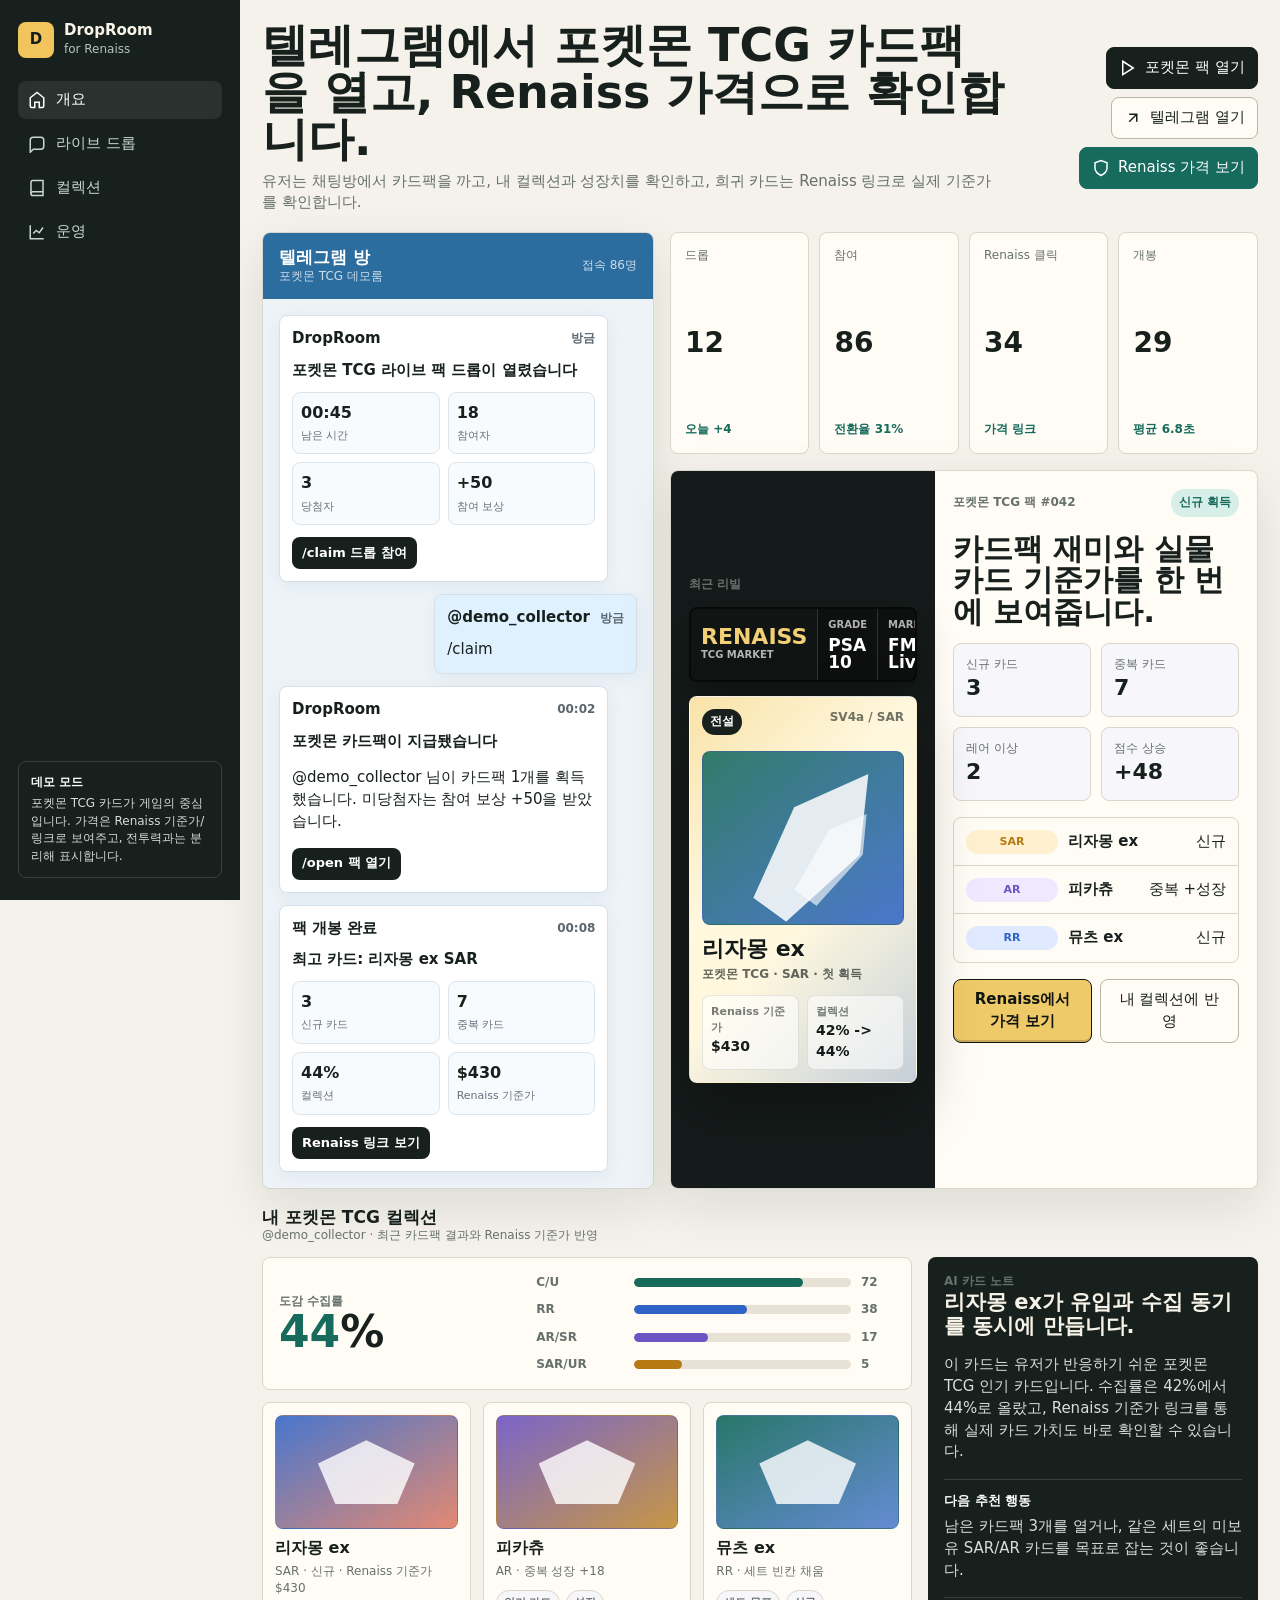
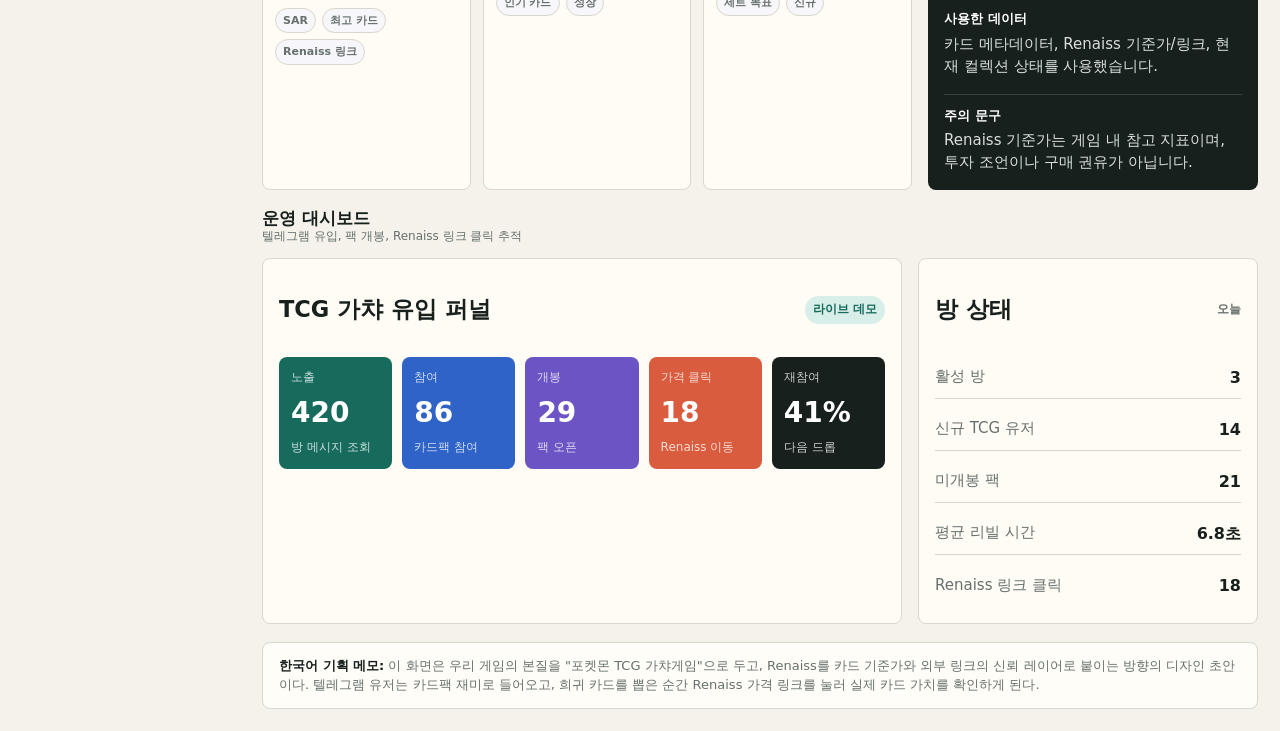
<file: renaiss_bot/docs/droproom_renaiss_design.html>
<!DOCTYPE html>
<html lang="ko">
<head>
  <meta charset="UTF-8">
  <meta name="viewport" content="width=device-width, initial-scale=1.0">
  <title>DropRoom for Renaiss - 한국어 디자인 프로토타입</title>
  <style>
    :root {
      --bg: #f4f2ea;
      --surface: #fffcf5;
      --surface-2: #f7f7fb;
      --ink: #17201d;
      --muted: #66706c;
      --line: #d9d6cb;
      --line-dark: #b9b5a9;
      --green: #166b5d;
      --green-2: #d8eee8;
      --blue: #2f63c7;
      --blue-2: #dfe9ff;
      --coral: #d95c3f;
      --coral-2: #ffe5dc;
      --amber: #b77913;
      --amber-2: #fff1cf;
      --purple: #6c54c4;
      --purple-2: #eee9ff;
      --shadow: 0 18px 50px rgba(23, 32, 29, 0.1);
      --radius: 8px;
    }

    * {
      box-sizing: border-box;
    }

    html {
      scroll-behavior: smooth;
    }

    body {
      margin: 0;
      background: var(--bg);
      color: var(--ink);
      font-family: Inter, ui-sans-serif, system-ui, -apple-system, BlinkMacSystemFont, "Segoe UI", sans-serif;
      font-size: 15px;
      line-height: 1.45;
      letter-spacing: 0;
    }

    button,
    input {
      font: inherit;
    }

    a {
      color: inherit;
      text-decoration: none;
    }

    .app {
      min-height: 100vh;
      display: grid;
      grid-template-columns: 240px minmax(0, 1fr);
    }

    .sidebar {
      position: sticky;
      top: 0;
      height: 100vh;
      background: #17201d;
      color: #f9f4e8;
      padding: 22px 18px;
      display: flex;
      flex-direction: column;
      gap: 22px;
    }

    .brand {
      display: flex;
      align-items: center;
      gap: 10px;
    }

    .brand-mark {
      width: 36px;
      height: 36px;
      border-radius: 8px;
      display: grid;
      place-items: center;
      background: #f1c45c;
      color: #17201d;
      font-weight: 900;
    }

    .brand-text strong {
      display: block;
      font-size: 15px;
      line-height: 1.15;
    }

    .brand-text span {
      display: block;
      margin-top: 2px;
      color: #b8c2bd;
      font-size: 12px;
    }

    .nav {
      display: grid;
      gap: 6px;
    }

    .nav a {
      display: flex;
      align-items: center;
      gap: 10px;
      min-height: 38px;
      padding: 8px 10px;
      border-radius: 8px;
      color: #cbd5d0;
    }

    .nav a.active,
    .nav a:hover {
      background: rgba(255, 255, 255, 0.08);
      color: #fff;
    }

    .side-note {
      margin-top: auto;
      padding: 12px;
      border: 1px solid rgba(255, 255, 255, 0.14);
      border-radius: 8px;
      color: #d7ddd9;
      font-size: 12px;
    }

    .side-note strong {
      display: block;
      color: #fff;
      margin-bottom: 4px;
    }

    .main {
      min-width: 0;
      padding: 22px;
    }

    .topbar {
      min-height: 56px;
      display: flex;
      align-items: center;
      justify-content: space-between;
      gap: 16px;
      margin-bottom: 18px;
    }

    .page-title h1 {
      margin: 0;
      font-size: clamp(28px, 4vw, 46px);
      line-height: 1.02;
      letter-spacing: 0;
    }

    .page-title p {
      margin: 8px 0 0;
      max-width: 740px;
      color: var(--muted);
      font-size: 15px;
    }

    .actions {
      display: flex;
      flex-wrap: wrap;
      justify-content: flex-end;
      gap: 8px;
    }

    .btn {
      border: 1px solid var(--line-dark);
      background: var(--surface);
      color: var(--ink);
      min-height: 40px;
      padding: 9px 12px;
      border-radius: 8px;
      display: inline-flex;
      align-items: center;
      justify-content: center;
      gap: 8px;
      cursor: default;
      white-space: nowrap;
    }

    .btn.primary {
      border-color: #17201d;
      background: #17201d;
      color: #fff;
    }

    .btn.green {
      border-color: var(--green);
      background: var(--green);
      color: #fff;
    }

    .btn.renaiss {
      border-color: #111513;
      background: #efca68;
      color: #111513;
      font-weight: 900;
      box-shadow: inset 0 -2px 0 rgba(17, 21, 19, 0.18);
    }

    .icon {
      width: 18px;
      height: 18px;
      display: inline-block;
      flex: 0 0 18px;
    }

    .dashboard-grid {
      display: grid;
      grid-template-columns: minmax(300px, 0.9fr) minmax(360px, 1.35fr);
      gap: 16px;
      align-items: stretch;
    }

    .panel {
      background: var(--surface);
      border: 1px solid var(--line);
      border-radius: var(--radius);
      box-shadow: var(--shadow);
      overflow: hidden;
    }

    .panel-header {
      min-height: 52px;
      padding: 14px 16px;
      border-bottom: 1px solid var(--line);
      display: flex;
      align-items: center;
      justify-content: space-between;
      gap: 12px;
    }

    .panel-header h2,
    .section-title h2 {
      margin: 0;
      font-size: 17px;
      line-height: 1.2;
      letter-spacing: 0;
    }

    .panel-header .meta,
    .section-title .meta {
      color: var(--muted);
      font-size: 12px;
    }

    .telegram {
      min-height: 626px;
      display: flex;
      flex-direction: column;
      background: #eef3f8;
    }

    .telegram .panel-header {
      background: #2c6d9f;
      color: #fff;
      border: none;
    }

    .telegram .meta {
      color: rgba(255, 255, 255, 0.76);
    }

    .chat {
      padding: 16px;
      display: grid;
      gap: 12px;
      flex: 1;
      align-content: start;
    }

    .bubble {
      max-width: 92%;
      padding: 12px;
      border-radius: 8px;
      background: #fff;
      border: 1px solid #d7e0e8;
      box-shadow: 0 4px 16px rgba(44, 109, 159, 0.08);
    }

    .bubble.user {
      justify-self: end;
      background: #dff0ff;
    }

    .bubble-title {
      display: flex;
      align-items: center;
      justify-content: space-between;
      gap: 10px;
      margin-bottom: 10px;
      font-weight: 800;
    }

    .bubble-title span {
      color: #5a6770;
      font-size: 12px;
      font-weight: 600;
    }

    .drop-stats,
    .pack-stats {
      display: grid;
      grid-template-columns: repeat(2, minmax(0, 1fr));
      gap: 8px;
      margin: 10px 0 12px;
    }

    .mini-stat {
      min-height: 48px;
      padding: 8px;
      border: 1px solid #dde5ec;
      border-radius: 8px;
      background: #f8fbfe;
    }

    .mini-stat b {
      display: block;
      font-size: 16px;
    }

    .mini-stat span {
      color: #65717a;
      font-size: 11px;
    }

    .chat-command {
      display: inline-flex;
      align-items: center;
      min-height: 32px;
      padding: 6px 10px;
      border-radius: 8px;
      background: #17201d;
      color: #fff;
      font-weight: 800;
      font-size: 13px;
    }

    .content-stack {
      display: grid;
      gap: 16px;
    }

    .metric-strip {
      display: grid;
      grid-template-columns: repeat(4, minmax(0, 1fr));
      gap: 10px;
    }

    .metric {
      min-height: 94px;
      background: var(--surface);
      border: 1px solid var(--line);
      border-radius: var(--radius);
      padding: 14px;
      display: flex;
      flex-direction: column;
      justify-content: space-between;
    }

    .metric span {
      color: var(--muted);
      font-size: 12px;
    }

    .metric strong {
      display: block;
      font-size: 28px;
      line-height: 1;
      letter-spacing: 0;
    }

    .metric small {
      color: var(--green);
      font-size: 12px;
      font-weight: 700;
    }

    .reveal {
      display: grid;
      grid-template-columns: minmax(230px, 0.82fr) minmax(300px, 1fr);
      min-height: 360px;
    }

    .card-stage {
      padding: 18px;
      background: #151b1a;
      color: #fff;
      display: grid;
      align-content: center;
      gap: 14px;
    }

    .renaiss-slab {
      display: grid;
      grid-template-columns: 1.15fr 0.86fr 0.86fr 1fr;
      border: 2px solid #080a09;
      border-radius: 8px;
      overflow: hidden;
      background: #0d100f;
      box-shadow: 0 14px 36px rgba(0, 0, 0, 0.28);
    }

    .slab-brand,
    .slab-cell,
    .slab-price {
      min-height: 66px;
      padding: 9px 10px;
      display: flex;
      flex-direction: column;
      justify-content: center;
      border-right: 1px solid rgba(255, 255, 255, 0.14);
    }

    .slab-brand {
      background: #101412;
    }

    .slab-brand b {
      font-size: 22px;
      line-height: 1;
      letter-spacing: 0;
      color: #f3cf75;
    }

    .slab-brand span,
    .slab-cell span,
    .slab-price span {
      display: block;
      color: rgba(255, 255, 255, 0.68);
      font-size: 10px;
      font-weight: 800;
      text-transform: uppercase;
    }

    .slab-cell b {
      margin-top: 4px;
      font-size: 17px;
      line-height: 1;
      color: #fff;
    }

    .slab-price {
      border-right: 0;
      background: #f2cf74;
      color: #0c0d0c;
      align-items: center;
      text-align: center;
    }

    .slab-price span {
      color: rgba(12, 13, 12, 0.64);
    }

    .slab-price b {
      margin-top: 2px;
      font-size: 34px;
      line-height: 1;
      letter-spacing: 0;
    }

    .collectible-card {
      position: relative;
      min-height: 318px;
      border-radius: 8px;
      padding: 12px;
      background: #f5efe2;
      color: #141a18;
      border: 1px solid rgba(255, 255, 255, 0.32);
      box-shadow: 0 24px 60px rgba(0, 0, 0, 0.28);
      overflow: hidden;
    }

    .collectible-card.legendary {
      background:
        linear-gradient(135deg, rgba(241, 196, 92, 0.42), transparent 38%),
        linear-gradient(315deg, rgba(47, 99, 199, 0.28), transparent 44%),
        #fff8df;
    }

    .card-top {
      display: flex;
      align-items: flex-start;
      justify-content: space-between;
      gap: 10px;
      position: relative;
      z-index: 2;
    }

    .grade {
      min-height: 26px;
      padding: 4px 8px;
      border-radius: 999px;
      background: #17201d;
      color: #fff;
      font-size: 12px;
      font-weight: 900;
    }

    .serial {
      color: rgba(23, 32, 29, 0.62);
      font-size: 12px;
      font-weight: 800;
    }

    .card-art {
      position: relative;
      z-index: 1;
      height: 174px;
      margin: 16px 0 12px;
      border: 1px solid rgba(23, 32, 29, 0.16);
      border-radius: 8px;
      background:
        linear-gradient(140deg, rgba(22, 107, 93, 0.88), rgba(47, 99, 199, 0.86)),
        repeating-linear-gradient(45deg, rgba(255, 255, 255, 0.16) 0 10px, transparent 10px 22px);
      overflow: hidden;
    }

    .card-art::before,
    .card-art::after {
      content: "";
      position: absolute;
      inset: auto;
      background: rgba(255, 255, 255, 0.86);
      transform: rotate(36deg);
    }

    .card-art::before {
      width: 92px;
      height: 168px;
      left: 70px;
      top: 6px;
      clip-path: polygon(50% 0, 94% 42%, 72% 100%, 28% 100%, 6% 42%);
    }

    .card-art::after {
      width: 42px;
      height: 104px;
      right: 46px;
      bottom: 16px;
      opacity: 0.72;
      clip-path: polygon(50% 0, 100% 34%, 82% 100%, 18% 100%, 0 34%);
    }

    .card-name {
      position: relative;
      z-index: 2;
    }

    .card-name h3 {
      margin: 0;
      font-size: 22px;
      line-height: 1.1;
      letter-spacing: 0;
    }

    .card-name p {
      margin: 5px 0 0;
      color: rgba(23, 32, 29, 0.68);
      font-size: 12px;
      font-weight: 700;
    }

    .card-bottom {
      position: relative;
      z-index: 2;
      margin-top: 12px;
      display: grid;
      grid-template-columns: repeat(2, minmax(0, 1fr));
      gap: 8px;
    }

    .card-bottom div {
      min-height: 44px;
      padding: 8px;
      border-radius: 8px;
      background: rgba(255, 255, 255, 0.58);
      border: 1px solid rgba(23, 32, 29, 0.1);
    }

    .card-bottom span {
      display: block;
      color: rgba(23, 32, 29, 0.58);
      font-size: 11px;
      font-weight: 700;
    }

    .card-bottom b {
      display: block;
      font-size: 14px;
    }

    .reveal-copy {
      padding: 18px;
      display: grid;
      align-content: start;
      gap: 16px;
    }

    .label-row {
      display: flex;
      align-items: center;
      justify-content: space-between;
      gap: 10px;
    }

    .eyebrow {
      color: var(--muted);
      font-size: 12px;
      font-weight: 800;
      text-transform: uppercase;
    }

    .status {
      display: inline-flex;
      align-items: center;
      gap: 6px;
      min-height: 28px;
      padding: 5px 8px;
      border-radius: 999px;
      background: var(--green-2);
      color: var(--green);
      font-size: 12px;
      font-weight: 900;
    }

    .reveal-copy h2 {
      margin: 0;
      font-size: 30px;
      line-height: 1.05;
      letter-spacing: 0;
    }

    .summary-grid {
      display: grid;
      grid-template-columns: repeat(2, minmax(0, 1fr));
      gap: 10px;
    }

    .summary-item {
      min-height: 74px;
      padding: 12px;
      border: 1px solid var(--line);
      border-radius: 8px;
      background: var(--surface-2);
    }

    .summary-item span {
      display: block;
      color: var(--muted);
      font-size: 12px;
    }

    .summary-item b {
      display: block;
      margin-top: 3px;
      font-size: 22px;
      line-height: 1;
      letter-spacing: 0;
    }

    .pull-list {
      border: 1px solid var(--line);
      border-radius: 8px;
      overflow: hidden;
    }

    .price-actions {
      display: grid;
      grid-template-columns: repeat(2, minmax(0, 1fr));
      gap: 8px;
    }

    .price-actions .btn {
      width: 100%;
      white-space: normal;
      text-align: center;
    }

    .pull-row {
      min-height: 48px;
      padding: 10px 12px;
      display: grid;
      grid-template-columns: 92px minmax(0, 1fr) auto;
      gap: 10px;
      align-items: center;
      border-bottom: 1px solid var(--line);
    }

    .pull-row:last-child {
      border-bottom: 0;
    }

    .rarity {
      display: inline-flex;
      justify-content: center;
      min-height: 24px;
      padding: 4px 8px;
      border-radius: 999px;
      font-size: 11px;
      font-weight: 900;
    }

    .rarity.legendary {
      background: var(--amber-2);
      color: var(--amber);
    }

    .rarity.epic {
      background: var(--purple-2);
      color: var(--purple);
    }

    .rarity.rare {
      background: var(--blue-2);
      color: var(--blue);
    }

    .section {
      margin-top: 18px;
    }

    .section-title {
      display: flex;
      align-items: end;
      justify-content: space-between;
      gap: 16px;
      margin: 0 0 12px;
    }

    .collection-layout {
      display: grid;
      grid-template-columns: minmax(0, 1fr) 330px;
      gap: 16px;
      align-items: stretch;
    }

    .collection-main {
      display: grid;
      grid-template-rows: auto 1fr;
      gap: 12px;
    }

    .progress-band {
      min-height: 108px;
      padding: 16px;
      background: var(--surface);
      border: 1px solid var(--line);
      border-radius: var(--radius);
      display: grid;
      grid-template-columns: minmax(180px, 0.8fr) minmax(280px, 1.2fr);
      gap: 18px;
      align-items: center;
    }

    .progress-number {
      font-size: 44px;
      line-height: 1;
      font-weight: 900;
      letter-spacing: 0;
    }

    .progress-number span {
      color: var(--green);
    }

    .bar-list {
      display: grid;
      gap: 10px;
    }

    .bar-row {
      display: grid;
      grid-template-columns: 88px minmax(0, 1fr) 34px;
      gap: 10px;
      align-items: center;
      color: var(--muted);
      font-size: 12px;
      font-weight: 800;
    }

    .bar {
      height: 9px;
      border-radius: 999px;
      background: #e7e2d5;
      overflow: hidden;
    }

    .bar i {
      display: block;
      height: 100%;
      border-radius: inherit;
    }

    .holdings {
      display: grid;
      grid-template-columns: repeat(3, minmax(0, 1fr));
      gap: 12px;
    }

    .holding {
      min-height: 232px;
      padding: 12px;
      border: 1px solid var(--line);
      border-radius: 8px;
      background: var(--surface);
      display: grid;
      grid-template-rows: 114px auto;
      gap: 10px;
    }

    .mini-art {
      border-radius: 8px;
      border: 1px solid rgba(23, 32, 29, 0.12);
      background:
        linear-gradient(150deg, rgba(47, 99, 199, 0.88), rgba(216, 92, 63, 0.72)),
        repeating-linear-gradient(90deg, rgba(255, 255, 255, 0.18) 0 8px, transparent 8px 18px);
      position: relative;
      overflow: hidden;
    }

    .mini-art.alt {
      background:
        linear-gradient(150deg, rgba(108, 84, 196, 0.9), rgba(183, 121, 19, 0.78)),
        repeating-linear-gradient(135deg, rgba(255, 255, 255, 0.16) 0 7px, transparent 7px 18px);
    }

    .mini-art.third {
      background:
        linear-gradient(150deg, rgba(22, 107, 93, 0.92), rgba(47, 99, 199, 0.74)),
        repeating-linear-gradient(45deg, rgba(255, 255, 255, 0.18) 0 9px, transparent 9px 18px);
    }

    .mini-art::after {
      content: "";
      position: absolute;
      inset: 24px 42px;
      background: rgba(255, 255, 255, 0.8);
      clip-path: polygon(50% 0, 100% 36%, 82% 100%, 18% 100%, 0 36%);
    }

    .holding h3 {
      margin: 0;
      font-size: 16px;
      line-height: 1.15;
      letter-spacing: 0;
    }

    .holding p {
      margin: 5px 0 0;
      color: var(--muted);
      font-size: 12px;
    }

    .tag-row {
      display: flex;
      flex-wrap: wrap;
      gap: 6px;
      margin-top: 10px;
    }

    .tag {
      min-height: 24px;
      display: inline-flex;
      align-items: center;
      padding: 4px 7px;
      border-radius: 999px;
      background: var(--surface-2);
      border: 1px solid var(--line);
      color: var(--muted);
      font-size: 11px;
      font-weight: 800;
    }

    .ai-note {
      padding: 16px;
      background: #17201d;
      color: #f8f3e8;
      border-radius: var(--radius);
      display: grid;
      gap: 16px;
      align-content: start;
    }

    .ai-note h2 {
      margin: 0;
      font-size: 21px;
      line-height: 1.15;
      letter-spacing: 0;
    }

    .ai-note p {
      margin: 0;
      color: #d8dfdc;
    }

    .note-block {
      padding-top: 12px;
      border-top: 1px solid rgba(255, 255, 255, 0.14);
    }

    .note-block strong {
      display: block;
      margin-bottom: 5px;
      color: #fff;
      font-size: 13px;
    }

    .ops-grid {
      display: grid;
      grid-template-columns: minmax(0, 1fr) 340px;
      gap: 16px;
    }

    .funnel {
      padding: 16px;
      background: var(--surface);
      border: 1px solid var(--line);
      border-radius: var(--radius);
    }

    .funnel-steps {
      display: grid;
      grid-template-columns: repeat(5, minmax(0, 1fr));
      gap: 10px;
      margin-top: 12px;
    }

    .funnel-step {
      min-height: 112px;
      padding: 12px;
      border-radius: 8px;
      color: #fff;
      display: flex;
      flex-direction: column;
      justify-content: space-between;
    }

    .funnel-step:nth-child(1) {
      background: var(--green);
    }

    .funnel-step:nth-child(2) {
      background: var(--blue);
    }

    .funnel-step:nth-child(3) {
      background: var(--purple);
    }

    .funnel-step:nth-child(4) {
      background: var(--coral);
    }

    .funnel-step:nth-child(5) {
      background: #17201d;
    }

    .funnel-step span {
      opacity: 0.78;
      font-size: 12px;
    }

    .funnel-step b {
      font-size: 28px;
      line-height: 1;
      letter-spacing: 0;
    }

    .health {
      padding: 16px;
      background: var(--surface);
      border: 1px solid var(--line);
      border-radius: var(--radius);
    }

    .health-list {
      display: grid;
      gap: 10px;
      margin-top: 12px;
    }

    .health-row {
      display: grid;
      grid-template-columns: minmax(0, 1fr) auto;
      gap: 12px;
      align-items: center;
      min-height: 42px;
      border-bottom: 1px solid var(--line);
    }

    .health-row:last-child {
      border-bottom: 0;
    }

    .health-row span {
      color: var(--muted);
    }

    .health-row b {
      font-size: 16px;
    }

    .footer-note {
      margin-top: 18px;
      padding: 14px 16px;
      border: 1px solid var(--line);
      border-radius: var(--radius);
      background: #fffdf8;
      color: var(--muted);
      font-size: 13px;
    }

    .footer-note strong {
      color: var(--ink);
    }

    @media (max-width: 1180px) {
      .app {
        grid-template-columns: 1fr;
      }

      .sidebar {
        position: static;
        height: auto;
        flex-direction: row;
        align-items: center;
        overflow-x: auto;
      }

      .nav {
        grid-auto-flow: column;
        grid-auto-columns: max-content;
      }

      .side-note {
        display: none;
      }

      .dashboard-grid,
      .collection-layout,
      .ops-grid {
        grid-template-columns: 1fr;
      }

      .telegram {
        min-height: auto;
      }
    }

    @media (max-width: 780px) {
      .main {
        padding: 14px;
      }

      .topbar {
        align-items: stretch;
        flex-direction: column;
      }

      .actions {
        justify-content: stretch;
      }

      .btn {
        flex: 1 1 auto;
      }

      .metric-strip,
      .summary-grid,
      .holdings,
      .funnel-steps,
      .progress-band,
      .reveal {
        grid-template-columns: 1fr;
      }

      .dashboard-grid {
        gap: 12px;
      }

      .metric {
        min-height: 74px;
      }

      .metric strong {
        font-size: 24px;
      }

      .collectible-card {
        min-height: 292px;
      }

      .pull-row {
        grid-template-columns: minmax(0, 1fr);
        gap: 5px;
      }

      .renaiss-slab {
        grid-template-columns: repeat(2, minmax(0, 1fr));
      }

      .slab-cell:nth-child(2) {
        border-right: 0;
      }

      .slab-brand,
      .slab-cell,
      .slab-price {
        min-height: 58px;
      }

      .bar-row {
        grid-template-columns: 70px minmax(0, 1fr) 32px;
      }
    }

    @media (max-width: 520px) {
      .sidebar {
        padding: 14px;
        gap: 12px;
      }

      .brand-text span {
        display: none;
      }

      .nav a {
        min-height: 34px;
        padding: 7px 8px;
      }

      .panel-header,
      .reveal-copy,
      .card-stage,
      .chat,
      .funnel,
      .health,
      .ai-note {
        padding: 12px;
      }

      .page-title h1 {
        font-size: 32px;
      }

      .page-title p {
        font-size: 14px;
      }

      .drop-stats,
      .pack-stats {
        grid-template-columns: 1fr 1fr;
      }
    }
  </style>
</head>
<body>
  <div class="app">
    <aside class="sidebar" aria-label="Prototype navigation">
      <a class="brand" href="#overview">
        <span class="brand-mark">D</span>
        <span class="brand-text">
          <strong>DropRoom</strong>
          <span>for Renaiss</span>
        </span>
      </a>

      <nav class="nav">
        <a class="active" href="#overview">
          <svg class="icon" viewBox="0 0 24 24" fill="none" stroke="currentColor" stroke-width="2"><path d="M3 9l9-7 9 7v11a2 2 0 0 1-2 2h-4v-7H9v7H5a2 2 0 0 1-2-2z"/></svg>
          개요
        </a>
        <a href="#telegram">
          <svg class="icon" viewBox="0 0 24 24" fill="none" stroke="currentColor" stroke-width="2"><path d="M21 15a4 4 0 0 1-4 4H7l-4 4V7a4 4 0 0 1 4-4h10a4 4 0 0 1 4 4z"/></svg>
          라이브 드롭
        </a>
        <a href="#collection">
          <svg class="icon" viewBox="0 0 24 24" fill="none" stroke="currentColor" stroke-width="2"><path d="M4 19.5A2.5 2.5 0 0 1 6.5 17H20"/><path d="M6.5 2H20v20H6.5A2.5 2.5 0 0 1 4 19.5v-15A2.5 2.5 0 0 1 6.5 2z"/></svg>
          컬렉션
        </a>
        <a href="#ops">
          <svg class="icon" viewBox="0 0 24 24" fill="none" stroke="currentColor" stroke-width="2"><path d="M3 3v18h18"/><path d="M7 14l4-4 4 3 5-7"/></svg>
          운영
        </a>
      </nav>

      <div class="side-note">
        <strong>데모 모드</strong>
        포켓몬 TCG 카드가 게임의 중심입니다. 가격은 Renaiss 기준가/링크로 보여주고, 전투력과는 분리해 표시합니다.
      </div>
    </aside>

    <main class="main">
      <section class="topbar" id="overview">
        <div class="page-title">
          <h1>텔레그램에서 포켓몬 TCG 카드팩을 열고, Renaiss 가격으로 확인합니다.</h1>
          <p>유저는 채팅방에서 카드팩을 까고, 내 컬렉션과 성장치를 확인하고, 희귀 카드는 Renaiss 링크로 실제 기준가를 확인합니다.</p>
        </div>
        <div class="actions" aria-label="Demo actions">
          <button class="btn primary">
            <svg class="icon" viewBox="0 0 24 24" fill="none" stroke="currentColor" stroke-width="2"><polygon points="5 3 19 12 5 21 5 3"/></svg>
            포켓몬 팩 열기
          </button>
          <button class="btn">
            <svg class="icon" viewBox="0 0 24 24" fill="none" stroke="currentColor" stroke-width="2"><path d="M7 7h10v10"/><path d="M7 17 17 7"/></svg>
            텔레그램 열기
          </button>
          <button class="btn green">
            <svg class="icon" viewBox="0 0 24 24" fill="none" stroke="currentColor" stroke-width="2"><path d="M12 22s8-4 8-10V5l-8-3-8 3v7c0 6 8 10 8 10z"/></svg>
            Renaiss 가격 보기
          </button>
        </div>
      </section>

      <section class="dashboard-grid">
        <article class="panel telegram" id="telegram">
          <div class="panel-header">
            <div>
              <h2>텔레그램 방</h2>
              <div class="meta">포켓몬 TCG 데모룸</div>
            </div>
            <div class="meta">접속 86명</div>
          </div>

          <div class="chat">
            <div class="bubble">
              <div class="bubble-title">DropRoom <span>방금</span></div>
              <strong>포켓몬 TCG 라이브 팩 드롭이 열렸습니다</strong>
              <div class="drop-stats">
                <div class="mini-stat"><b>00:45</b><span>남은 시간</span></div>
                <div class="mini-stat"><b>18</b><span>참여자</span></div>
                <div class="mini-stat"><b>3</b><span>당첨자</span></div>
                <div class="mini-stat"><b>+50</b><span>참여 보상</span></div>
              </div>
              <span class="chat-command">/claim 드롭 참여</span>
            </div>

            <div class="bubble user">
              <div class="bubble-title">@demo_collector <span>방금</span></div>
              /claim
            </div>

            <div class="bubble">
              <div class="bubble-title">DropRoom <span>00:02</span></div>
              <strong>포켓몬 카드팩이 지급됐습니다</strong>
              <p>@demo_collector 님이 카드팩 1개를 획득했습니다. 미당첨자는 참여 보상 +50을 받았습니다.</p>
              <span class="chat-command">/open 팩 열기</span>
            </div>

            <div class="bubble">
              <div class="bubble-title">팩 개봉 완료 <span>00:08</span></div>
              <strong>최고 카드: 리자몽 ex SAR</strong>
              <div class="pack-stats">
                <div class="mini-stat"><b>3</b><span>신규 카드</span></div>
                <div class="mini-stat"><b>7</b><span>중복 카드</span></div>
                <div class="mini-stat"><b>44%</b><span>컬렉션</span></div>
                <div class="mini-stat"><b>$430</b><span>Renaiss 기준가</span></div>
              </div>
              <span class="chat-command">Renaiss 링크 보기</span>
            </div>
          </div>
        </article>

        <div class="content-stack">
          <div class="metric-strip" aria-label="오늘 지표">
            <div class="metric">
              <span>드롭</span>
              <strong>12</strong>
              <small>오늘 +4</small>
            </div>
            <div class="metric">
              <span>참여</span>
              <strong>86</strong>
              <small>전환율 31%</small>
            </div>
            <div class="metric">
              <span>Renaiss 클릭</span>
              <strong>34</strong>
              <small>가격 링크</small>
            </div>
            <div class="metric">
              <span>개봉</span>
              <strong>29</strong>
              <small>평균 6.8초</small>
            </div>
          </div>

          <article class="panel reveal">
            <div class="card-stage">
              <div class="eyebrow">최근 리빌</div>
              <div class="renaiss-slab" aria-label="Renaiss 가격 상단바">
                <div class="slab-brand">
                  <b>RENAISS</b>
                  <span>TCG Market</span>
                </div>
                <div class="slab-cell">
                  <span>Grade</span>
                  <b>PSA 10</b>
                </div>
                <div class="slab-cell">
                  <span>Market</span>
                  <b>FMV Live</b>
                </div>
                <div class="slab-price">
                  <span>Renaiss FMV</span>
                  <b>$430</b>
                </div>
              </div>
              <div class="collectible-card legendary" role="img" aria-label="포켓몬 TCG 카드 리자몽 ex SAR">
                <div class="card-top">
                  <span class="grade">전설</span>
                  <span class="serial">SV4a / SAR</span>
                </div>
                <div class="card-art"></div>
                <div class="card-name">
                  <h3>리자몽 ex</h3>
                  <p>포켓몬 TCG · SAR · 첫 획득</p>
                </div>
                <div class="card-bottom">
                  <div><span>Renaiss 기준가</span><b>$430</b></div>
                  <div><span>컬렉션</span><b>42% -> 44%</b></div>
                </div>
              </div>
            </div>

            <div class="reveal-copy">
              <div class="label-row">
                <span class="eyebrow">포켓몬 TCG 팩 #042</span>
                <span class="status">신규 획득</span>
              </div>
              <h2>카드팩 재미와 실물 카드 기준가를 한 번에 보여줍니다.</h2>
              <div class="summary-grid">
                <div class="summary-item"><span>신규 카드</span><b>3</b></div>
                <div class="summary-item"><span>중복 카드</span><b>7</b></div>
                <div class="summary-item"><span>레어 이상</span><b>2</b></div>
                <div class="summary-item"><span>점수 상승</span><b>+48</b></div>
              </div>
              <div class="pull-list" aria-label="주요 획득 카드">
                <div class="pull-row">
                  <span class="rarity legendary">SAR</span>
                  <strong>리자몽 ex</strong>
                  <span>신규</span>
                </div>
                <div class="pull-row">
                  <span class="rarity epic">AR</span>
                  <strong>피카츄</strong>
                  <span>중복 +성장</span>
                </div>
                <div class="pull-row">
                  <span class="rarity rare">RR</span>
                  <strong>뮤츠 ex</strong>
                  <span>신규</span>
                </div>
              </div>
              <div class="price-actions">
                <a class="btn renaiss" href="https://www.renaiss.xyz/" target="_blank" rel="noreferrer">
                  Renaiss에서 가격 보기
                </a>
                <a class="btn" href="#collection">
                  내 컬렉션에 반영
                </a>
              </div>
            </div>
          </article>
        </div>
      </section>

      <section class="section" id="collection">
        <div class="section-title">
          <div>
            <h2>내 포켓몬 TCG 컬렉션</h2>
            <div class="meta">@demo_collector · 최근 카드팩 결과와 Renaiss 기준가 반영</div>
          </div>
        </div>

        <div class="collection-layout">
          <div class="collection-main">
            <div class="progress-band">
              <div>
                <div class="eyebrow">도감 수집률</div>
                <div class="progress-number"><span>44</span>%</div>
              </div>
              <div class="bar-list">
                <div class="bar-row">
                  <span>C/U</span>
                  <div class="bar"><i style="width: 78%; background: var(--green);"></i></div>
                  <b>72</b>
                </div>
                <div class="bar-row">
                  <span>RR</span>
                  <div class="bar"><i style="width: 52%; background: var(--blue);"></i></div>
                  <b>38</b>
                </div>
                <div class="bar-row">
                  <span>AR/SR</span>
                  <div class="bar"><i style="width: 34%; background: var(--purple);"></i></div>
                  <b>17</b>
                </div>
                <div class="bar-row">
                  <span>SAR/UR</span>
                  <div class="bar"><i style="width: 22%; background: var(--amber);"></i></div>
                  <b>5</b>
                </div>
              </div>
            </div>

            <div class="holdings" aria-label="대표 보유 카드">
              <article class="holding">
                <div class="mini-art"></div>
                <div>
                  <h3>리자몽 ex</h3>
                  <p>SAR · 신규 · Renaiss 기준가 $430</p>
                  <div class="tag-row">
                    <span class="tag">SAR</span>
                    <span class="tag">최고 카드</span>
                    <span class="tag">Renaiss 링크</span>
                  </div>
                </div>
              </article>
              <article class="holding">
                <div class="mini-art alt"></div>
                <div>
                  <h3>피카츄</h3>
                  <p>AR · 중복 성장 +18</p>
                  <div class="tag-row">
                    <span class="tag">인기 카드</span>
                    <span class="tag">성장</span>
                  </div>
                </div>
              </article>
              <article class="holding">
                <div class="mini-art third"></div>
                <div>
                  <h3>뮤츠 ex</h3>
                  <p>RR · 세트 빈칸 채움</p>
                  <div class="tag-row">
                    <span class="tag">세트 목표</span>
                    <span class="tag">신규</span>
                  </div>
                </div>
              </article>
            </div>
          </div>

          <aside class="ai-note">
            <div>
              <div class="eyebrow">AI 카드 노트</div>
              <h2>리자몽 ex가 유입과 수집 동기를 동시에 만듭니다.</h2>
            </div>
            <p>이 카드는 유저가 반응하기 쉬운 포켓몬 TCG 인기 카드입니다. 수집률은 42%에서 44%로 올랐고, Renaiss 기준가 링크를 통해 실제 카드 가치도 바로 확인할 수 있습니다.</p>
            <div class="note-block">
              <strong>다음 추천 행동</strong>
              <p>남은 카드팩 3개를 열거나, 같은 세트의 미보유 SAR/AR 카드를 목표로 잡는 것이 좋습니다.</p>
            </div>
            <div class="note-block">
              <strong>사용한 데이터</strong>
              <p>카드 메타데이터, Renaiss 기준가/링크, 현재 컬렉션 상태를 사용했습니다.</p>
            </div>
            <div class="note-block">
              <strong>주의 문구</strong>
              <p>Renaiss 기준가는 게임 내 참고 지표이며, 투자 조언이나 구매 권유가 아닙니다.</p>
            </div>
          </aside>
        </div>
      </section>

      <section class="section" id="ops">
        <div class="section-title">
          <div>
            <h2>운영 대시보드</h2>
            <div class="meta">텔레그램 유입, 팩 개봉, Renaiss 링크 클릭 추적</div>
          </div>
        </div>

        <div class="ops-grid">
          <div class="funnel">
            <div class="label-row">
              <h2>TCG 가챠 유입 퍼널</h2>
              <span class="status">라이브 데모</span>
            </div>
            <div class="funnel-steps" aria-label="드롭 퍼널">
              <div class="funnel-step"><span>노출</span><b>420</b><span>방 메시지 조회</span></div>
              <div class="funnel-step"><span>참여</span><b>86</b><span>카드팩 참여</span></div>
              <div class="funnel-step"><span>개봉</span><b>29</b><span>팩 오픈</span></div>
              <div class="funnel-step"><span>가격 클릭</span><b>18</b><span>Renaiss 이동</span></div>
              <div class="funnel-step"><span>재참여</span><b>41%</b><span>다음 드롭</span></div>
            </div>
          </div>

          <aside class="health">
            <div class="label-row">
              <h2>방 상태</h2>
              <span class="eyebrow">오늘</span>
            </div>
            <div class="health-list">
              <div class="health-row"><span>활성 방</span><b>3</b></div>
              <div class="health-row"><span>신규 TCG 유저</span><b>14</b></div>
              <div class="health-row"><span>미개봉 팩</span><b>21</b></div>
              <div class="health-row"><span>평균 리빌 시간</span><b>6.8초</b></div>
              <div class="health-row"><span>Renaiss 링크 클릭</span><b>18</b></div>
            </div>
          </aside>
        </div>
      </section>

      <div class="footer-note">
        <strong>한국어 기획 메모:</strong>
        이 화면은 우리 게임의 본질을 "포켓몬 TCG 가챠게임"으로 두고, Renaiss를 카드 기준가와 외부 링크의 신뢰 레이어로 붙이는 방향의 디자인 초안이다. 텔레그램 유저는 카드팩 재미로 들어오고, 희귀 카드를 뽑은 순간 Renaiss 가격 링크를 눌러 실제 카드 가치를 확인하게 된다.
      </div>
    </main>
  </div>
</body>
</html>
</file>
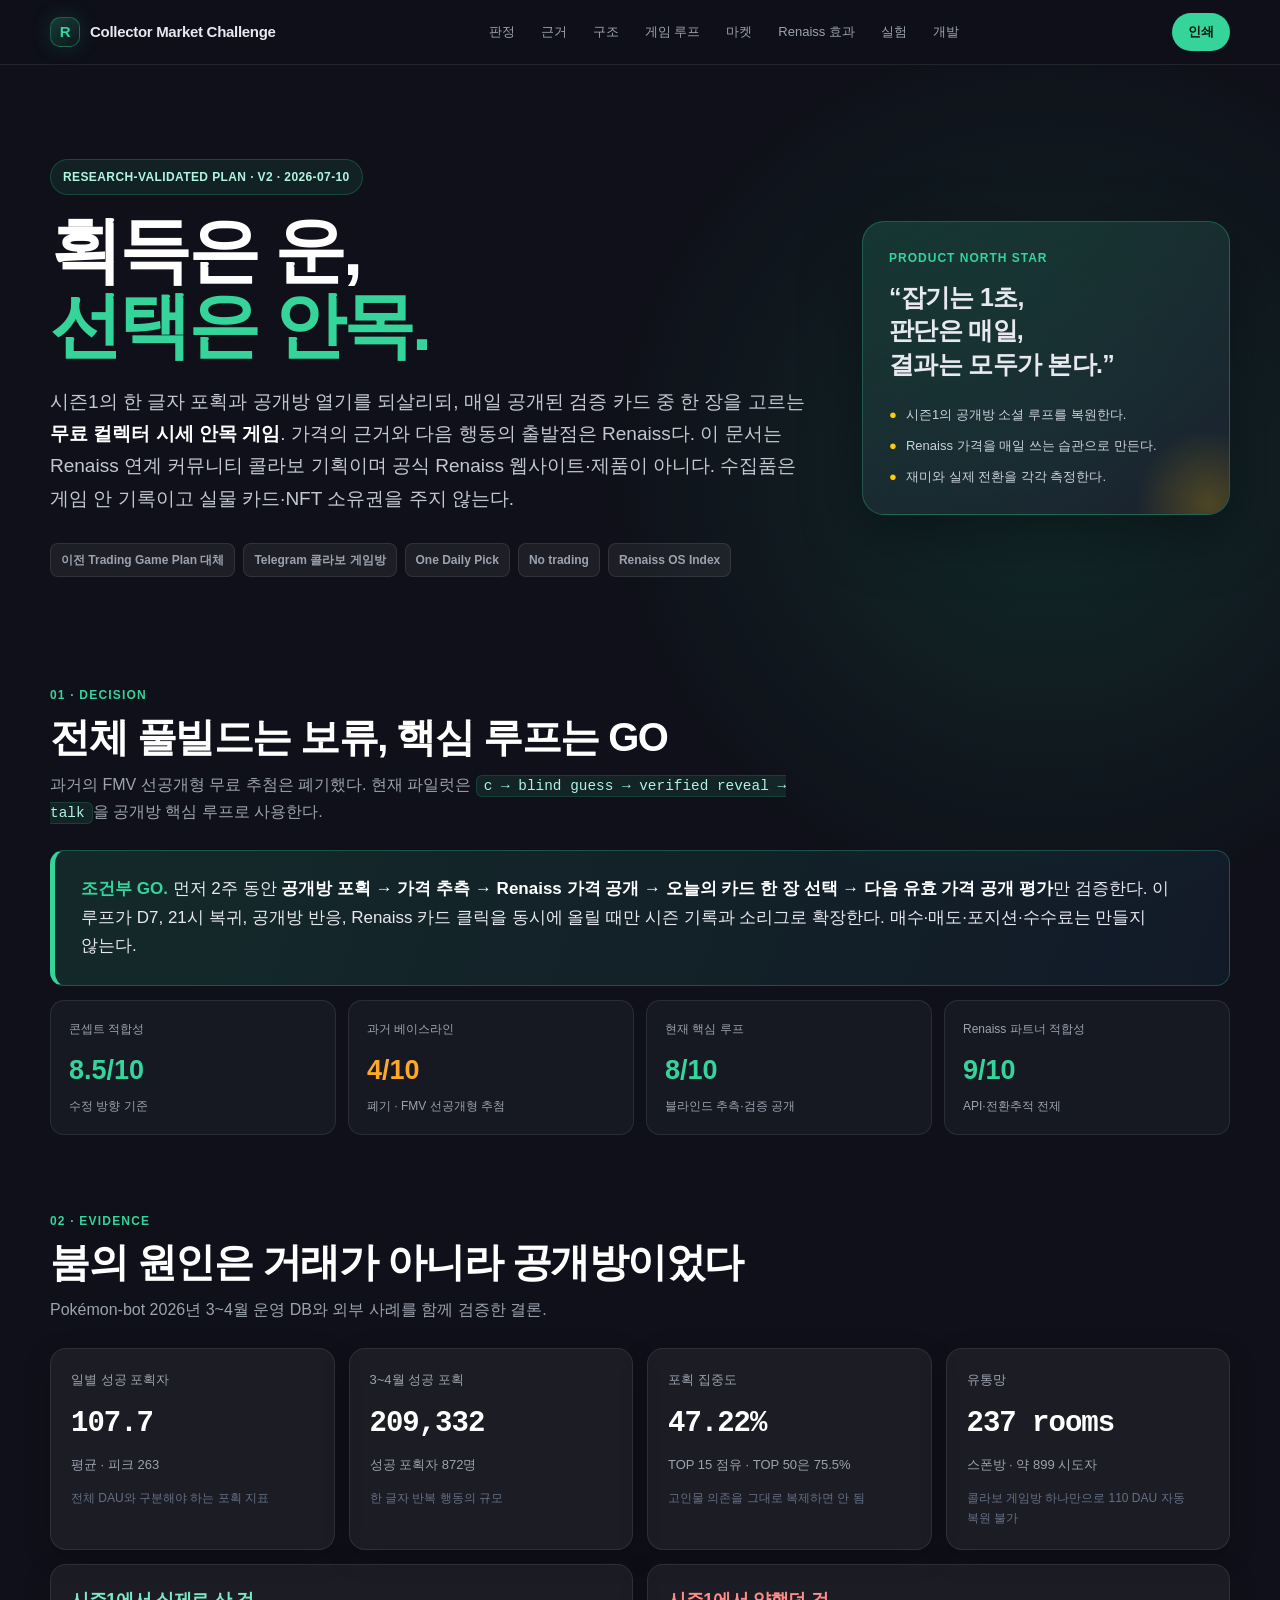
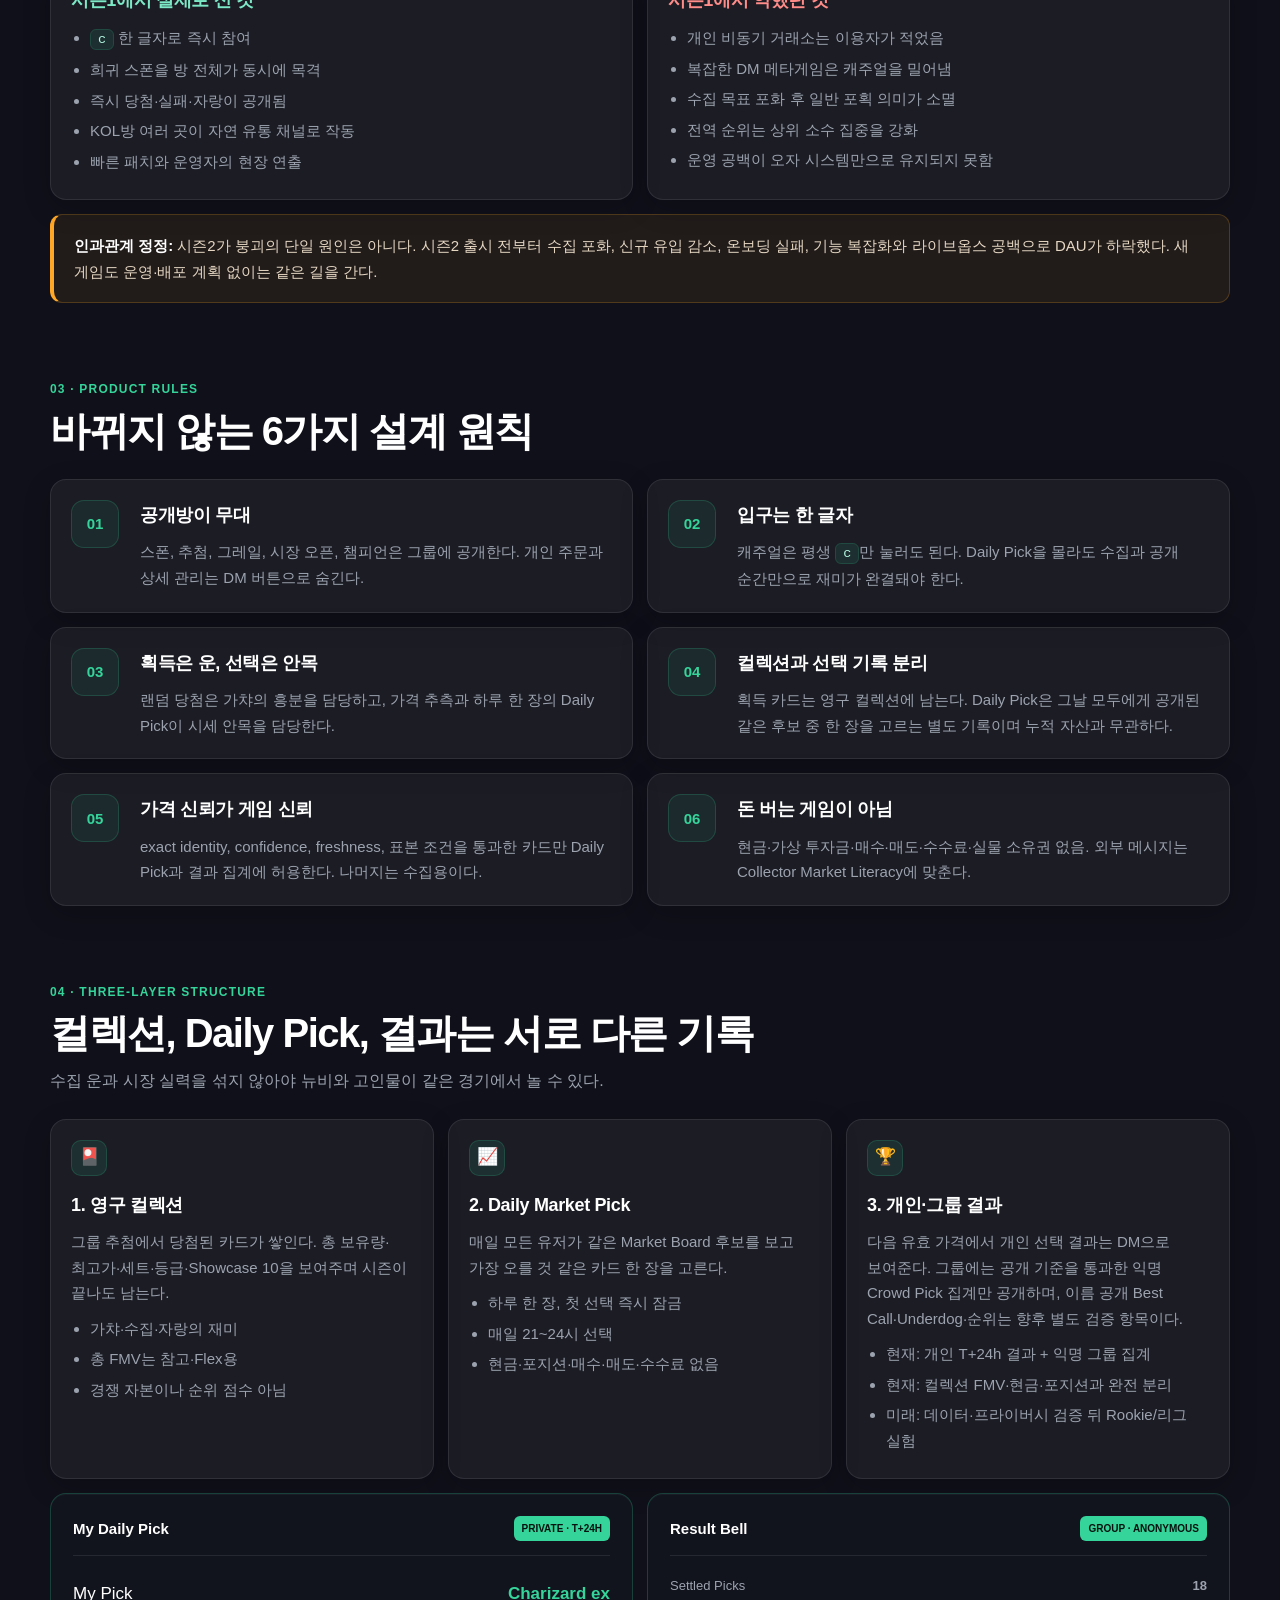
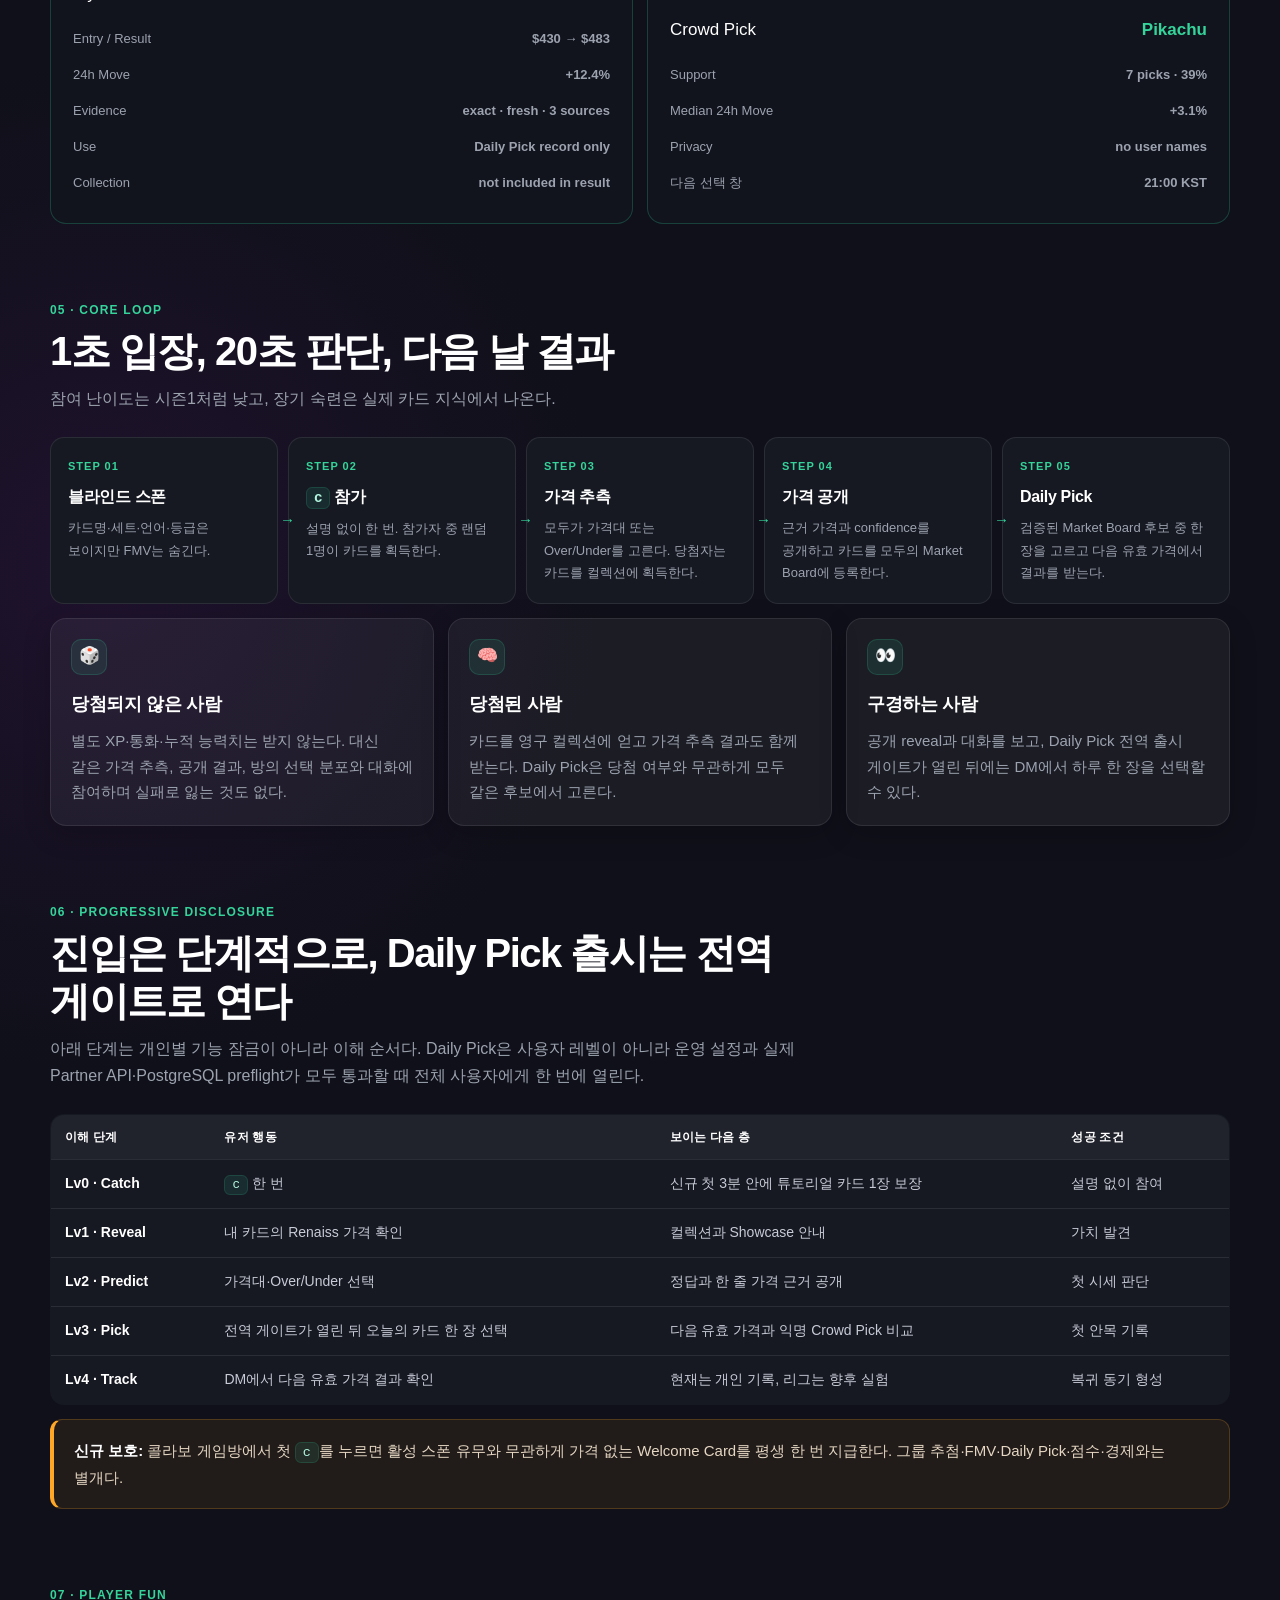
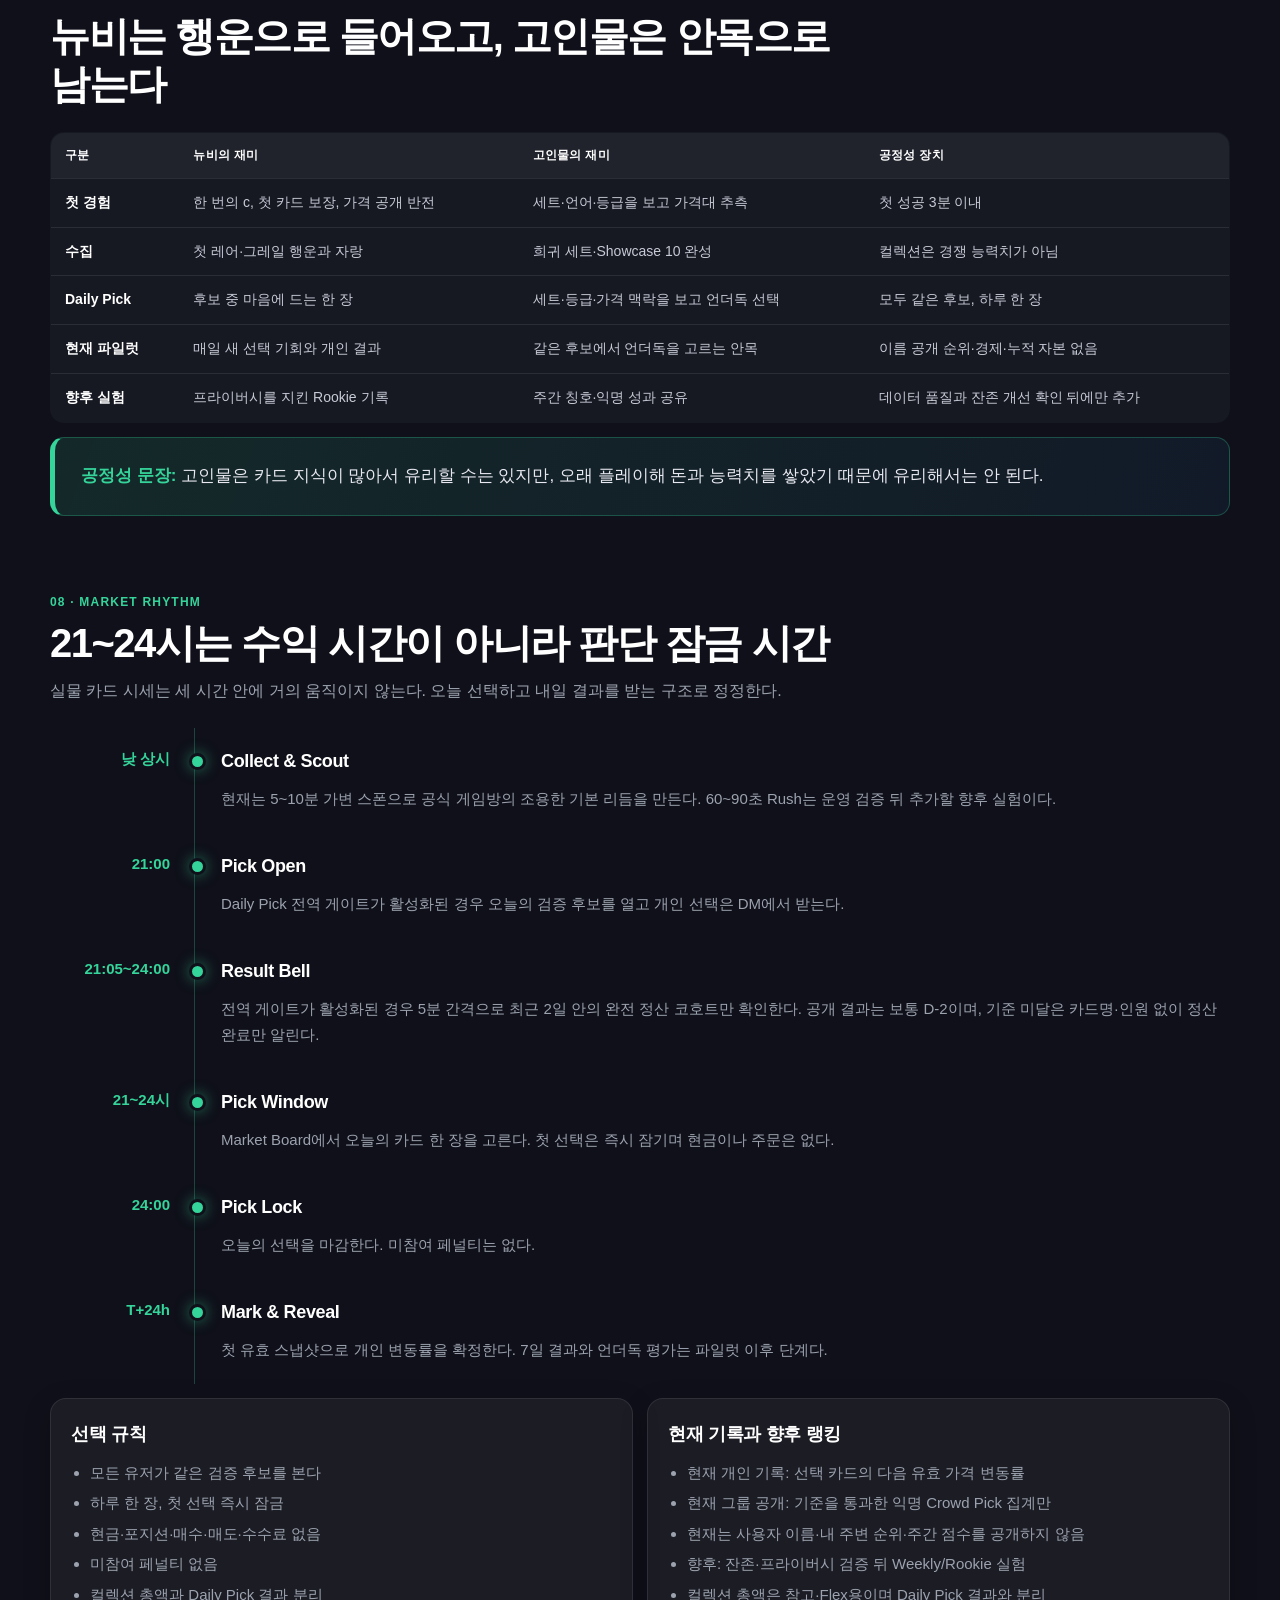
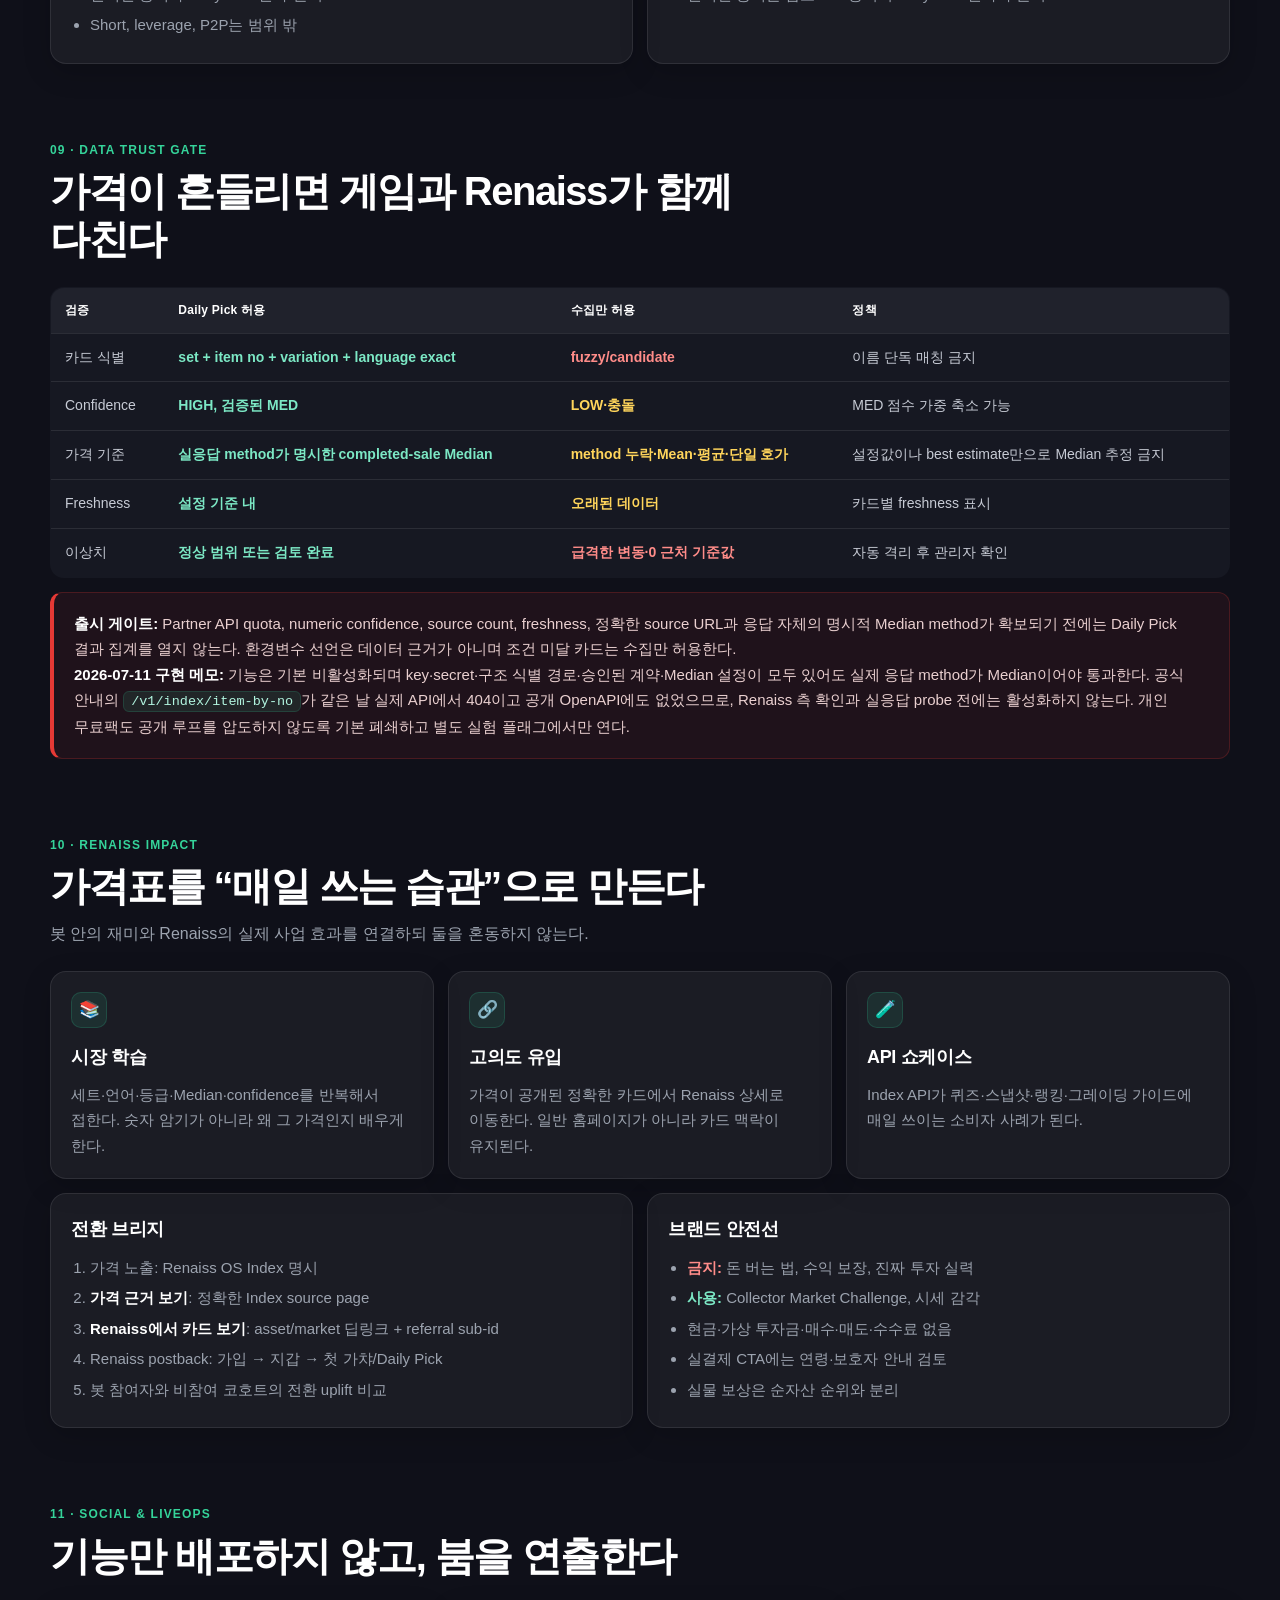
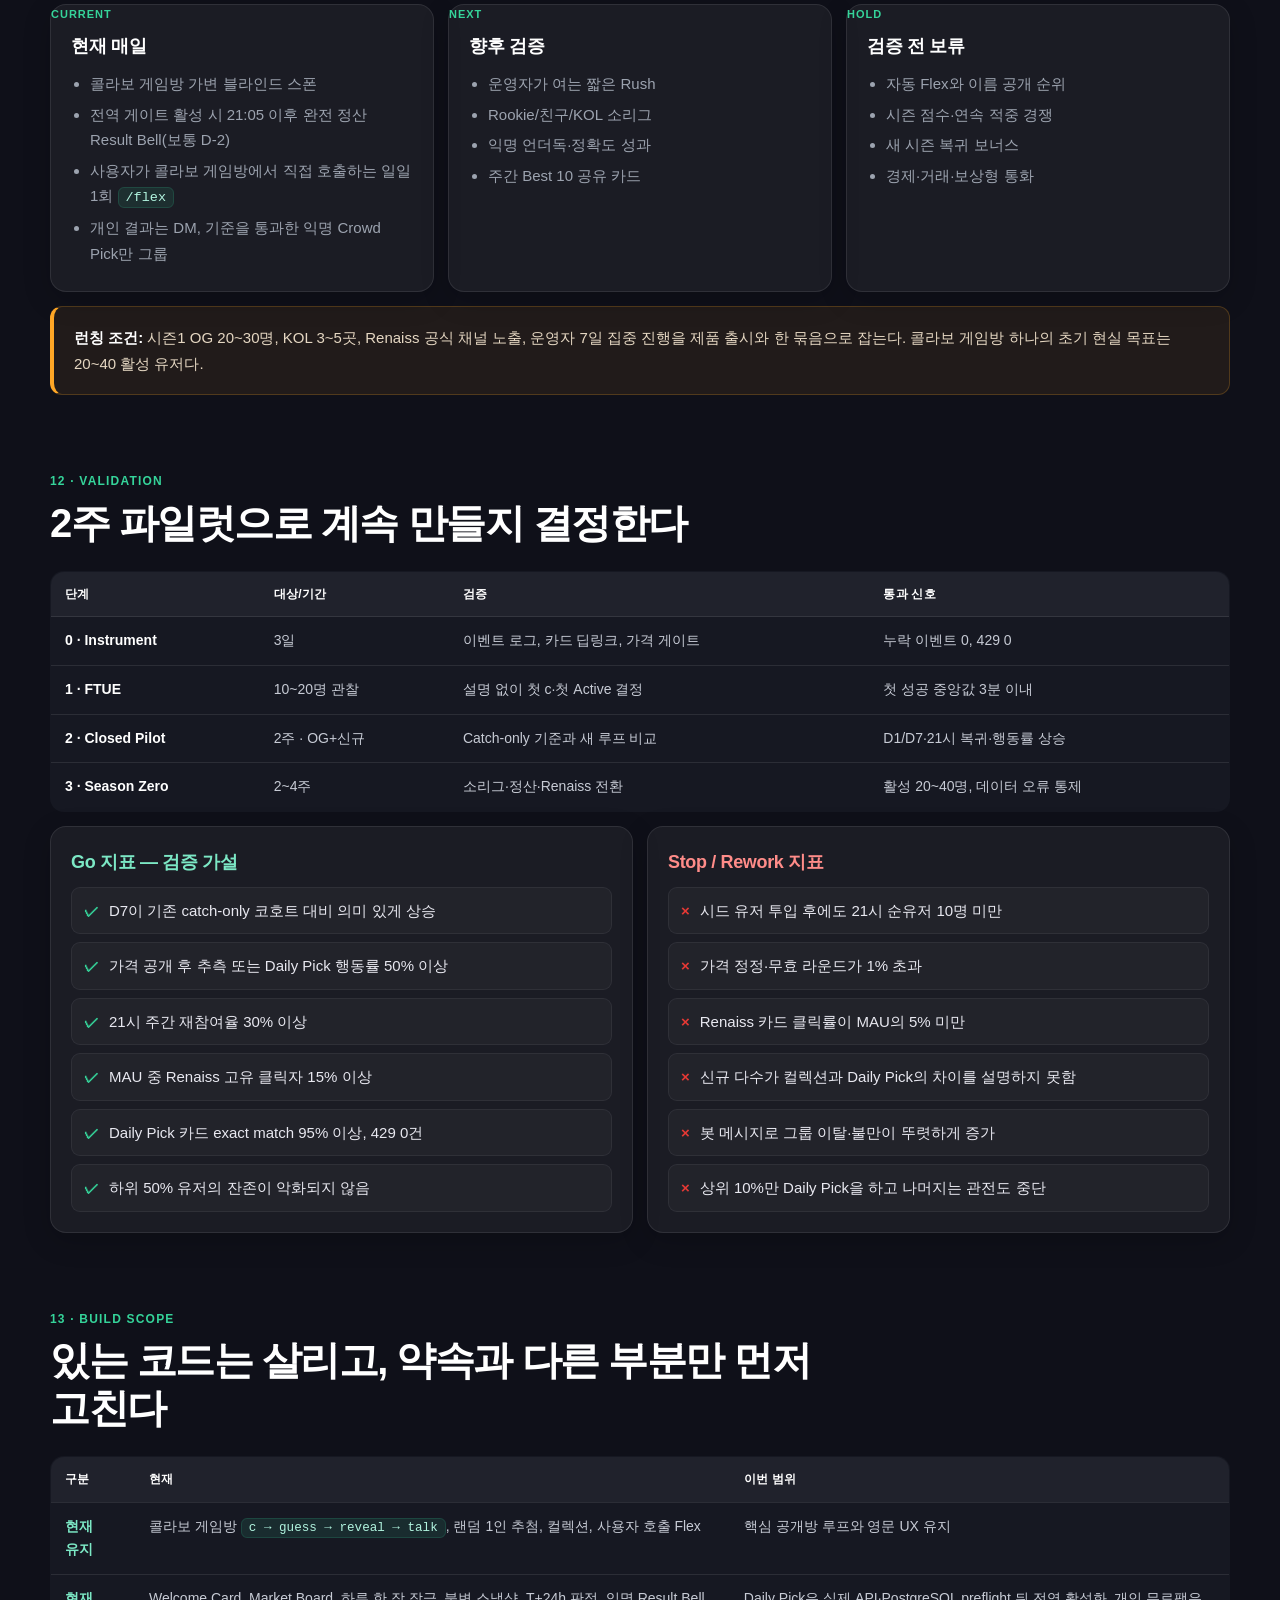
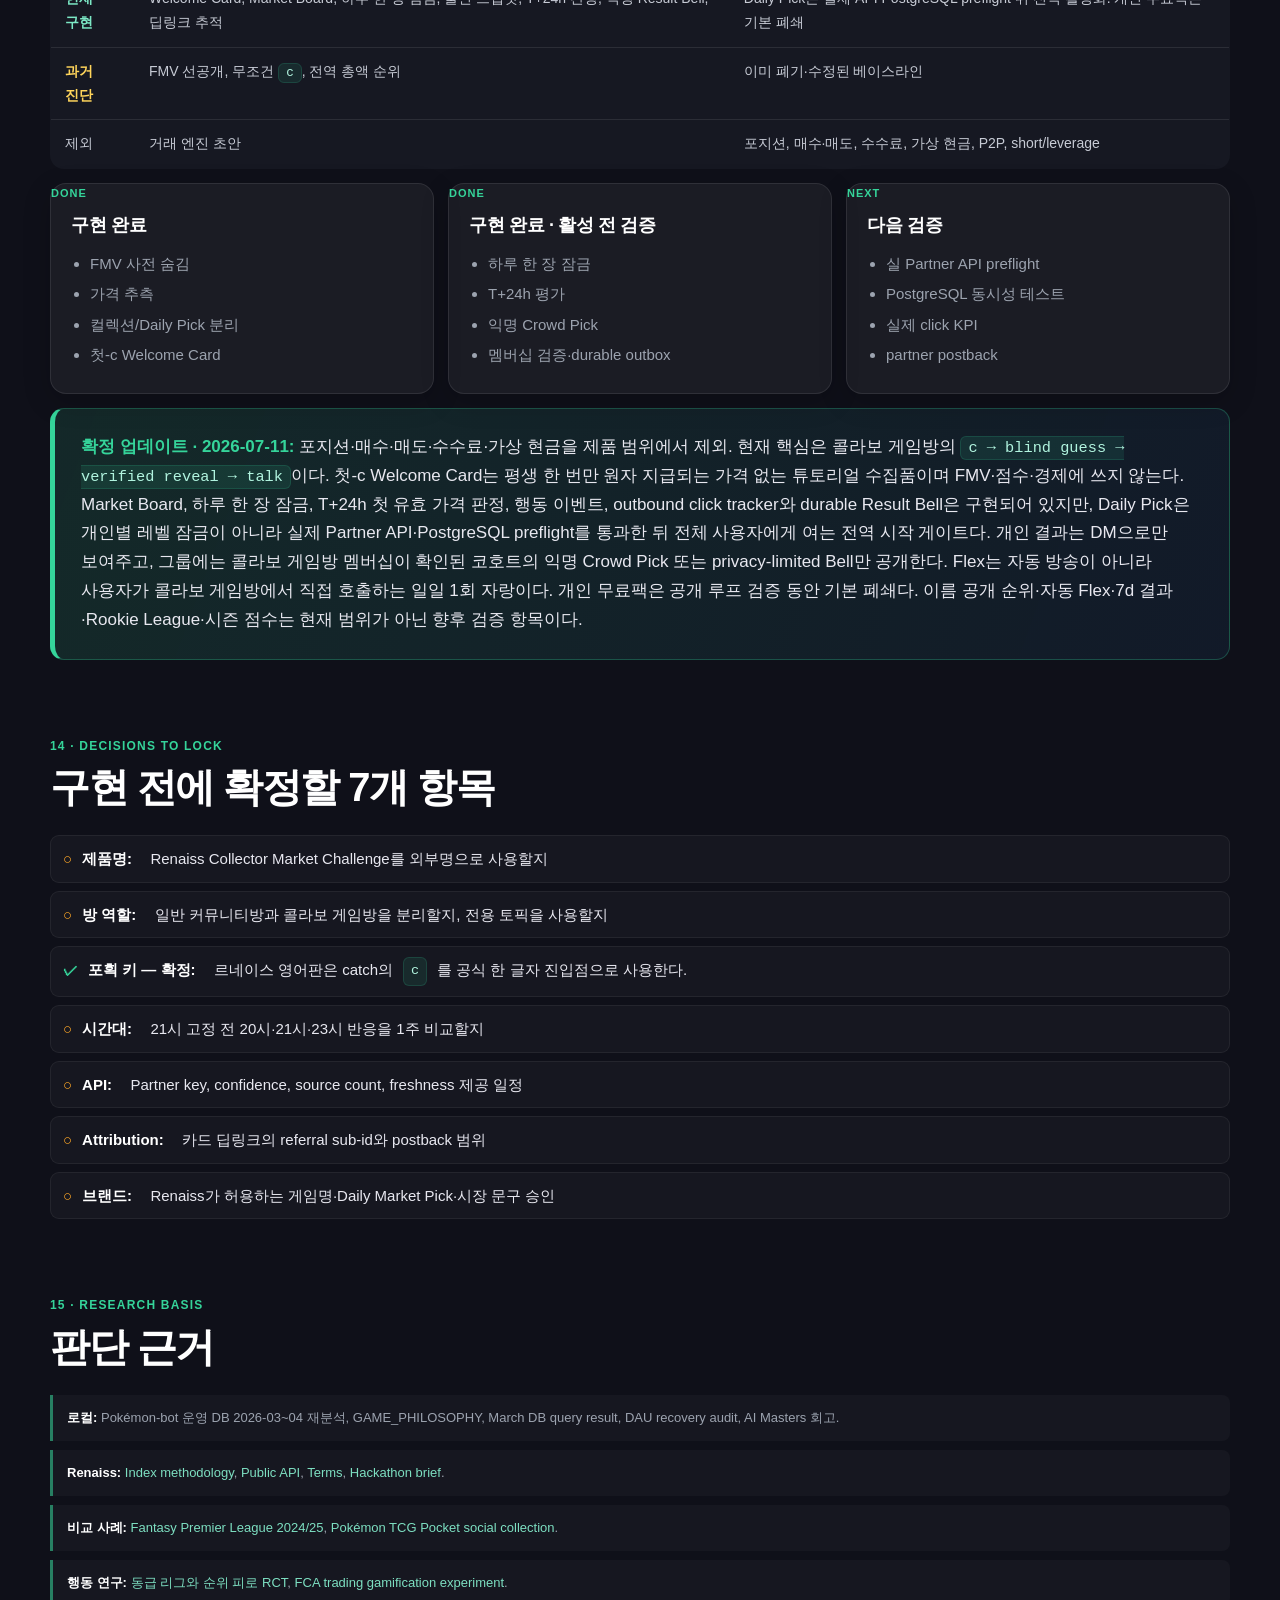
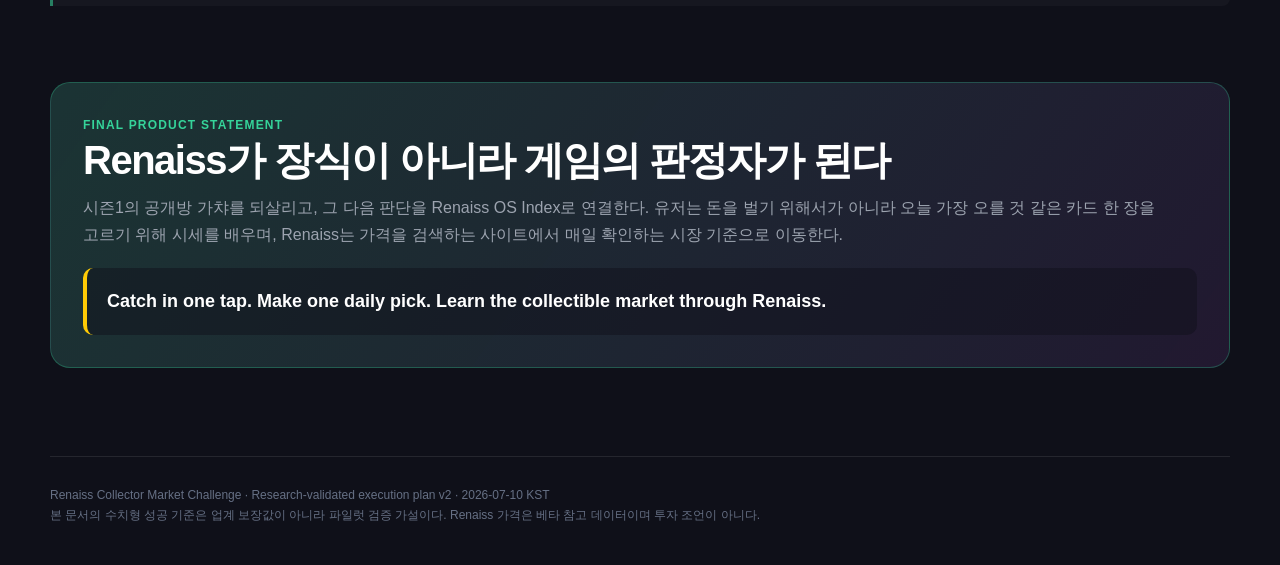
<file: renaiss_bot/docs/RENAISS_COLLECTOR_MARKET_CHALLENGE_PLAN_2026-07-10.html>
<!DOCTYPE html>
<html lang="ko">
<head>
  <meta charset="UTF-8">
  <meta name="viewport" content="width=device-width, initial-scale=1.0">
  <meta name="color-scheme" content="dark">
  <title>Renaiss Collector Market Challenge — 실행 기획서 v2</title>
  <style>
    :root {
      --bg: #0f1019;
      --surface: #161822;
      --surface-2: #1e2030;
      --surface-3: #252840;
      --glass: rgba(255,255,255,.06);
      --border: rgba(255,255,255,.09);
      --border-strong: rgba(255,255,255,.16);
      --text: #e8e8f0;
      --muted: #9ca3af;
      --dim: #667085;
      --green: #35d49a;
      --green-dark: #1d9e75;
      --yellow: #ffcb05;
      --red: #e53935;
      --blue: #42a5f5;
      --orange: #ffa726;
      --purple: #a875ff;
      --max: 1180px;
    }

    * { box-sizing: border-box; }
    html { scroll-behavior: smooth; }
    body {
      margin: 0;
      color: var(--text);
      background:
        radial-gradient(circle at 82% 4%, rgba(29,158,117,.18), transparent 28rem),
        radial-gradient(circle at 8% 32%, rgba(123,31,162,.15), transparent 32rem),
        var(--bg);
      font-family: "Pretendard Variable", Pretendard, -apple-system, BlinkMacSystemFont, "Segoe UI", sans-serif;
      font-size: 15px;
      line-height: 1.7;
      word-break: keep-all;
    }

    a { color: #7ddfc1; text-decoration: none; }
    a:hover { color: #b1f4df; }
    strong { color: #fff; }
    code {
      padding: 2px 7px;
      color: #b1f4df;
      background: rgba(53,212,154,.10);
      border: 1px solid rgba(53,212,154,.16);
      border-radius: 6px;
      font-family: Consolas, "SFMono-Regular", monospace;
      font-size: .9em;
    }

    .progress {
      position: fixed;
      inset: 0 auto auto 0;
      width: 0;
      height: 3px;
      z-index: 200;
      background: linear-gradient(90deg, var(--green), var(--yellow));
      box-shadow: 0 0 16px rgba(53,212,154,.5);
    }

    .topbar {
      position: sticky;
      top: 0;
      z-index: 100;
      border-bottom: 1px solid var(--border);
      background: rgba(15,16,25,.86);
      backdrop-filter: blur(16px);
    }
    .topbar-inner {
      width: min(var(--max), calc(100% - 40px));
      min-height: 64px;
      margin: 0 auto;
      display: flex;
      align-items: center;
      justify-content: space-between;
      gap: 20px;
    }
    .brand {
      display: flex;
      align-items: center;
      gap: 10px;
      font-weight: 800;
      letter-spacing: -.3px;
    }
    .brand-mark {
      width: 30px;
      height: 30px;
      display: grid;
      place-items: center;
      border: 1px solid rgba(53,212,154,.35);
      border-radius: 10px;
      background: linear-gradient(145deg, rgba(53,212,154,.24), rgba(53,212,154,.04));
      color: var(--green);
      box-shadow: 0 0 22px rgba(53,212,154,.16);
    }
    .nav {
      display: flex;
      align-items: center;
      gap: 6px;
      overflow-x: auto;
      scrollbar-width: none;
    }
    .nav::-webkit-scrollbar { display: none; }
    .nav a {
      padding: 8px 10px;
      color: var(--muted);
      border-radius: 8px;
      font-size: 13px;
      white-space: nowrap;
    }
    .nav a:hover { color: var(--text); background: var(--glass); }
    .print-btn {
      min-height: 38px;
      padding: 0 16px;
      color: #07130f;
      background: var(--green);
      border: 0;
      border-radius: 999px;
      font-weight: 800;
      cursor: pointer;
      white-space: nowrap;
    }

    main { width: min(var(--max), calc(100% - 40px)); margin: 0 auto; }
    .hero {
      position: relative;
      padding: 94px 0 66px;
      display: grid;
      grid-template-columns: minmax(0, 1.35fr) minmax(300px, .65fr);
      gap: 48px;
      align-items: center;
    }
    .eyebrow {
      display: inline-flex;
      align-items: center;
      gap: 8px;
      margin-bottom: 18px;
      padding: 7px 12px;
      color: #b1f4df;
      background: rgba(53,212,154,.09);
      border: 1px solid rgba(53,212,154,.22);
      border-radius: 999px;
      font-size: 12px;
      font-weight: 800;
      letter-spacing: .4px;
      text-transform: uppercase;
    }
    h1 {
      max-width: 800px;
      margin: 0;
      color: #fff;
      font-size: clamp(42px, 6vw, 72px);
      line-height: 1.03;
      letter-spacing: -3px;
    }
    .hero-accent { color: var(--green); }
    .lead {
      max-width: 760px;
      margin: 24px 0 0;
      color: #c4c8d2;
      font-size: 19px;
      line-height: 1.7;
    }
    .hero-meta {
      display: flex;
      flex-wrap: wrap;
      gap: 8px;
      margin-top: 28px;
    }
    .chip {
      padding: 6px 10px;
      color: var(--muted);
      background: var(--glass);
      border: 1px solid var(--border);
      border-radius: 8px;
      font-size: 12px;
      font-weight: 650;
    }

    .north-star {
      position: relative;
      padding: 26px;
      overflow: hidden;
      background: linear-gradient(155deg, rgba(53,212,154,.16), rgba(30,32,48,.82));
      border: 1px solid rgba(53,212,154,.3);
      border-radius: 22px;
      box-shadow: 0 20px 60px rgba(0,0,0,.35);
    }
    .north-star::after {
      content: "";
      position: absolute;
      width: 160px;
      height: 160px;
      right: -60px;
      bottom: -70px;
      background: radial-gradient(circle, rgba(255,203,5,.22), transparent 65%);
    }
    .north-label { color: var(--green); font-size: 12px; font-weight: 900; letter-spacing: 1px; }
    .north-quote { margin: 12px 0 22px; font-size: 25px; line-height: 1.35; font-weight: 850; letter-spacing: -.7px; }
    .north-rule { display: grid; gap: 9px; }
    .north-rule div { display: flex; gap: 9px; color: #cdd2dc; font-size: 13px; }
    .north-rule span { color: var(--yellow); }

    section { padding: 42px 0 34px; scroll-margin-top: 78px; }
    .section-head { max-width: 790px; margin-bottom: 24px; }
    .kicker { color: var(--green); font-weight: 900; font-size: 12px; letter-spacing: 1.2px; text-transform: uppercase; }
    h2 { margin: 7px 0 10px; color: #fff; font-size: clamp(28px, 4vw, 40px); line-height: 1.2; letter-spacing: -1.5px; }
    h3 { margin: 0 0 9px; color: #fff; font-size: 18px; letter-spacing: -.35px; }
    .section-desc { margin: 0; color: var(--muted); font-size: 16px; }

    .verdict {
      padding: 24px 26px;
      background: linear-gradient(110deg, rgba(53,212,154,.13), rgba(66,165,245,.07));
      border: 1px solid rgba(53,212,154,.28);
      border-left: 5px solid var(--green);
      border-radius: 14px;
      font-size: 17px;
    }
    .verdict b { color: var(--green); }
    .warn {
      padding: 18px 20px;
      background: rgba(255,167,38,.08);
      border: 1px solid rgba(255,167,38,.22);
      border-left: 4px solid var(--orange);
      border-radius: 12px;
      color: #e5d7c2;
    }
    .danger {
      padding: 18px 20px;
      background: rgba(229,57,53,.08);
      border: 1px solid rgba(229,57,53,.22);
      border-left: 4px solid var(--red);
      border-radius: 12px;
      color: #ead0d0;
    }

    .grid { display: grid; gap: 14px; }
    .grid-2 { grid-template-columns: repeat(2, minmax(0,1fr)); }
    .grid-3 { grid-template-columns: repeat(3, minmax(0,1fr)); }
    .grid-4 { grid-template-columns: repeat(4, minmax(0,1fr)); }
    .card {
      padding: 20px;
      background: rgba(255,255,255,.05);
      border: 1px solid var(--border);
      border-radius: 16px;
      box-shadow: 0 8px 28px rgba(0,0,0,.18);
    }
    .card p { margin: 0; color: var(--muted); }
    .card .icon {
      width: 36px;
      height: 36px;
      margin-bottom: 14px;
      display: grid;
      place-items: center;
      color: var(--green);
      background: rgba(53,212,154,.10);
      border: 1px solid rgba(53,212,154,.18);
      border-radius: 10px;
      font-size: 17px;
    }
    .metric { min-height: 154px; }
    .metric .num {
      margin: 8px 0 6px;
      color: #fff;
      font-family: Orbitron, Consolas, monospace;
      font-size: 29px;
      font-weight: 800;
      letter-spacing: -1px;
    }
    .metric .label { color: var(--muted); font-size: 13px; }
    .metric .note { margin-top: 12px; color: var(--dim); font-size: 12px; }

    .scoreboard { display: grid; grid-template-columns: repeat(4,1fr); gap: 12px; }
    .score {
      padding: 18px;
      background: var(--surface);
      border: 1px solid var(--border);
      border-radius: 14px;
    }
    .score-label { color: var(--muted); font-size: 12px; }
    .score-value { margin: 8px 0 2px; font-size: 27px; font-weight: 900; }
    .score-now { color: var(--orange); }
    .score-target { color: var(--green); }

    .loop {
      display: grid;
      grid-template-columns: repeat(5, 1fr);
      gap: 10px;
      align-items: stretch;
    }
    .loop-step {
      position: relative;
      min-height: 164px;
      padding: 19px 17px;
      background: var(--surface);
      border: 1px solid var(--border);
      border-radius: 14px;
    }
    .loop-step:not(:last-child)::after {
      content: "→";
      position: absolute;
      right: -18px;
      top: 50%;
      z-index: 3;
      color: var(--green);
      font-weight: 900;
      transform: translateY(-50%);
    }
    .step-no { color: var(--green); font-size: 11px; font-weight: 900; letter-spacing: 1px; }
    .loop-step h3 { margin: 8px 0 7px; font-size: 16px; }
    .loop-step p { margin: 0; color: var(--muted); font-size: 13px; }

    .timeline {
      position: relative;
      display: grid;
      grid-template-columns: 120px 1fr;
      gap: 0 24px;
    }
    .time {
      padding: 18px 0;
      color: var(--green);
      font-weight: 850;
      text-align: right;
    }
    .event {
      position: relative;
      padding: 18px 0 22px 26px;
      border-left: 1px solid rgba(53,212,154,.28);
    }
    .event::before {
      content: "";
      position: absolute;
      left: -6px;
      top: 25px;
      width: 11px;
      height: 11px;
      background: var(--green);
      border: 3px solid var(--bg);
      border-radius: 50%;
      box-shadow: 0 0 14px rgba(53,212,154,.5);
    }
    .event p { margin: 2px 0 0; color: var(--muted); }

    table {
      width: 100%;
      border-collapse: collapse;
      overflow: hidden;
      background: var(--surface);
      border: 1px solid var(--border);
      border-radius: 14px;
      font-size: 14px;
    }
    th, td { padding: 12px 14px; border-bottom: 1px solid var(--border); vertical-align: top; text-align: left; }
    th { color: #fff; background: rgba(255,255,255,.045); font-size: 12px; letter-spacing: .25px; }
    td { color: #c7cbd5; }
    tr:last-child td { border-bottom: 0; }
    .good { color: #7ce8c5; font-weight: 750; }
    .bad { color: #ff8c89; font-weight: 750; }
    .hold { color: #ffd55b; font-weight: 750; }

    .principle {
      display: grid;
      grid-template-columns: 54px 1fr;
      gap: 15px;
      align-items: start;
    }
    .principle-no {
      width: 48px;
      height: 48px;
      display: grid;
      place-items: center;
      color: var(--green);
      background: rgba(53,212,154,.08);
      border: 1px solid rgba(53,212,154,.19);
      border-radius: 13px;
      font-weight: 900;
    }

    .phase {
      position: relative;
      padding-top: 26px;
    }
    .phase::before {
      content: attr(data-phase);
      position: absolute;
      top: 0;
      left: 0;
      color: var(--green);
      font-size: 11px;
      font-weight: 900;
      letter-spacing: 1px;
    }
    .phase ul, .list { margin: 10px 0 0; padding-left: 19px; color: var(--muted); }
    .phase li, .list li { margin: 5px 0; }

    .checklist { display: grid; gap: 8px; }
    .check {
      display: flex;
      align-items: flex-start;
      gap: 10px;
      padding: 10px 12px;
      background: rgba(255,255,255,.03);
      border: 1px solid rgba(255,255,255,.06);
      border-radius: 9px;
    }
    .check::before { content: "✓"; color: var(--green); font-weight: 900; }
    .check.pending::before { content: "○"; color: var(--orange); }
    .check.stop::before { content: "×"; color: var(--red); }

    .source-list { display: grid; gap: 9px; }
    .source {
      padding: 12px 14px;
      background: rgba(255,255,255,.03);
      border-left: 3px solid rgba(53,212,154,.55);
      border-radius: 0 8px 8px 0;
      color: var(--muted);
      font-size: 13px;
    }

    .result-preview {
      padding: 22px;
      background: #11131d;
      border: 1px solid rgba(53,212,154,.24);
      border-radius: 16px;
      box-shadow: inset 0 1px 0 rgba(255,255,255,.04);
    }
    .result-title {
      display: flex;
      align-items: center;
      justify-content: space-between;
      gap: 12px;
      padding-bottom: 13px;
      margin-bottom: 12px;
      border-bottom: 1px solid var(--border);
      color: #fff;
      font-weight: 850;
    }
    .result-badge {
      padding: 4px 8px;
      color: #07130f;
      background: var(--green);
      border-radius: 6px;
      font-size: 10px;
      font-weight: 900;
    }
    .result-row {
      display: flex;
      justify-content: space-between;
      gap: 18px;
      padding: 7px 0;
      color: var(--muted);
      font-size: 13px;
    }
    .result-row b { text-align: right; }
    .result-row.major { padding: 12px 0; color: #fff; font-size: 17px; }
    .result-row.major b { color: var(--green); }

    .final-lock {
      padding: 32px;
      background:
        linear-gradient(125deg, rgba(53,212,154,.15), rgba(123,31,162,.11)),
        var(--surface);
      border: 1px solid rgba(53,212,154,.28);
      border-radius: 20px;
    }
    .final-lock h2 { margin-top: 0; }
    .final-lock blockquote {
      margin: 20px 0 0;
      padding: 18px 20px;
      color: #fff;
      background: rgba(15,16,25,.48);
      border-left: 4px solid var(--yellow);
      border-radius: 10px;
      font-size: 18px;
      font-weight: 750;
    }

    footer {
      width: min(var(--max), calc(100% - 40px));
      margin: 54px auto 0;
      padding: 28px 0 48px;
      color: var(--dim);
      border-top: 1px solid var(--border);
      font-size: 12px;
    }

    @media (max-width: 980px) {
      .hero { grid-template-columns: 1fr; padding-top: 72px; }
      .north-star { max-width: 680px; }
      .grid-4, .scoreboard { grid-template-columns: repeat(2,1fr); }
      .loop { grid-template-columns: 1fr 1fr; }
      .loop-step:not(:last-child)::after { display: none; }
    }
    @media (max-width: 720px) {
      body { font-size: 14px; }
      main, footer { width: min(100% - 24px, var(--max)); }
      .topbar-inner { width: min(100% - 24px, var(--max)); min-height: 58px; }
      .nav { display: none; }
      .print-btn { padding: 0 13px; }
      .hero { padding: 56px 0 38px; gap: 28px; }
      h1 { font-size: 42px; letter-spacing: -2px; }
      .lead { font-size: 16px; }
      section { padding: 34px 0 24px; }
      .grid-2, .grid-3, .grid-4, .scoreboard, .loop { grid-template-columns: 1fr; }
      .timeline { grid-template-columns: 74px 1fr; gap: 0 12px; }
      .time { font-size: 12px; }
      .event { padding-left: 20px; }
      table { display: block; overflow-x: auto; white-space: normal; }
      th, td { min-width: 145px; }
      .final-lock { padding: 22px; }
    }
    @media (prefers-reduced-motion: reduce) {
      html { scroll-behavior: auto; }
      *, *::before, *::after { transition: none !important; animation: none !important; }
    }
    @media print {
      :root { --bg: #fff; --surface: #fff; --text: #171717; --muted: #4b5563; --dim: #6b7280; --border: #d1d5db; }
      body { background: #fff; color: #171717; font-size: 11pt; }
      .topbar, .progress, .print-btn { display: none !important; }
      main, footer { width: 100%; }
      .hero { padding: 24px 0; grid-template-columns: 1fr; }
      h1, h2, h3, strong { color: #111; }
      .card, .score, .loop-step, table, .final-lock, .north-star { background: #fff; box-shadow: none; break-inside: avoid; }
      section { padding: 18px 0; }
      a { color: #126c53; text-decoration: underline; }
    }
  </style>
</head>
<body>
  <div class="progress" id="progress"></div>
  <header class="topbar">
    <div class="topbar-inner">
      <div class="brand"><span class="brand-mark">R</span> Collector Market Challenge</div>
      <nav class="nav" aria-label="문서 목차">
        <a href="#verdict">판정</a>
        <a href="#evidence">근거</a>
        <a href="#structure">구조</a>
        <a href="#loop">게임 루프</a>
        <a href="#market">마켓</a>
        <a href="#renaiss">Renaiss 효과</a>
        <a href="#pilot">실험</a>
        <a href="#build">개발</a>
      </nav>
      <button class="print-btn" type="button" onclick="window.print()">인쇄</button>
    </div>
  </header>

  <main>
    <section class="hero">
      <div>
        <div class="eyebrow">Research-validated plan · v2 · 2026-07-10</div>
        <h1>획득은 운,<br><span class="hero-accent">선택은 안목.</span></h1>
        <p class="lead">
          시즌1의 한 글자 포획과 공개방 열기를 되살리되, 매일 공개된 검증 카드 중
          한 장을 고르는 <strong>무료 컬렉터 시세 안목 게임</strong>. 가격의 근거와 다음 행동의 출발점은 Renaiss다.
          이 문서는 Renaiss 연계 커뮤니티 콜라보 기획이며 공식 Renaiss 웹사이트·제품이 아니다. 수집품은 게임 안 기록이고 실물 카드·NFT 소유권을 주지 않는다.
        </p>
        <div class="hero-meta">
          <span class="chip">이전 Trading Game Plan 대체</span>
          <span class="chip">Telegram 콜라보 게임방</span>
          <span class="chip">One Daily Pick</span>
          <span class="chip">No trading</span>
          <span class="chip">Renaiss OS Index</span>
        </div>
      </div>
      <aside class="north-star">
        <div class="north-label">PRODUCT NORTH STAR</div>
        <div class="north-quote">“잡기는 1초,<br>판단은 매일,<br>결과는 모두가 본다.”</div>
        <div class="north-rule">
          <div><span>●</span> 시즌1의 공개방 소셜 루프를 복원한다.</div>
          <div><span>●</span> Renaiss 가격을 매일 쓰는 습관으로 만든다.</div>
          <div><span>●</span> 재미와 실제 전환을 각각 측정한다.</div>
        </div>
      </aside>
    </section>

    <section id="verdict">
      <div class="section-head">
        <div class="kicker">01 · Decision</div>
        <h2>전체 풀빌드는 보류, 핵심 루프는 GO</h2>
        <p class="section-desc">과거의 FMV 선공개형 무료 추첨은 폐기했다. 현재 파일럿은 <code>c → blind guess → verified reveal → talk</code>을 공개방 핵심 루프로 사용한다.</p>
      </div>
      <div class="verdict">
        <b>조건부 GO.</b> 먼저 2주 동안 <strong>공개방 포획 → 가격 추측 → Renaiss 가격 공개 → 오늘의 카드 한 장 선택 → 다음 유효 가격 공개 평가</strong>만 검증한다.
        이 루프가 D7, 21시 복귀, 공개방 반응, Renaiss 카드 클릭을 동시에 올릴 때만 시즌 기록과 소리그로 확장한다. 매수·매도·포지션·수수료는 만들지 않는다.
      </div>
      <div class="scoreboard" style="margin-top:14px">
        <div class="score"><div class="score-label">콘셉트 적합성</div><div class="score-value score-target">8.5/10</div><div class="score-label">수정 방향 기준</div></div>
        <div class="score"><div class="score-label">과거 베이스라인</div><div class="score-value score-now">4/10</div><div class="score-label">폐기 · FMV 선공개형 추첨</div></div>
        <div class="score"><div class="score-label">현재 핵심 루프</div><div class="score-value score-target">8/10</div><div class="score-label">블라인드 추측·검증 공개</div></div>
        <div class="score"><div class="score-label">Renaiss 파트너 적합성</div><div class="score-value score-target">9/10</div><div class="score-label">API·전환추적 전제</div></div>
      </div>
    </section>

    <section id="evidence">
      <div class="section-head">
        <div class="kicker">02 · Evidence</div>
        <h2>붐의 원인은 거래가 아니라 공개방이었다</h2>
        <p class="section-desc">Pokémon-bot 2026년 3~4월 운영 DB와 외부 사례를 함께 검증한 결론.</p>
      </div>
      <div class="grid grid-4">
        <article class="card metric"><div class="label">일별 성공 포획자</div><div class="num">107.7</div><div class="label">평균 · 피크 263</div><div class="note">전체 DAU와 구분해야 하는 포획 지표</div></article>
        <article class="card metric"><div class="label">3~4월 성공 포획</div><div class="num">209,332</div><div class="label">성공 포획자 872명</div><div class="note">한 글자 반복 행동의 규모</div></article>
        <article class="card metric"><div class="label">포획 집중도</div><div class="num">47.22%</div><div class="label">TOP 15 점유 · TOP 50은 75.5%</div><div class="note">고인물 의존을 그대로 복제하면 안 됨</div></article>
        <article class="card metric"><div class="label">유통망</div><div class="num">237 rooms</div><div class="label">스폰방 · 약 899 시도자</div><div class="note">콜라보 게임방 하나만으로 110 DAU 자동 복원 불가</div></article>
      </div>

      <div class="grid grid-2" style="margin-top:14px">
        <article class="card">
          <h3 class="good">시즌1에서 실제로 산 것</h3>
          <ul class="list">
            <li><code>c</code> 한 글자로 즉시 참여</li>
            <li>희귀 스폰을 방 전체가 동시에 목격</li>
            <li>즉시 당첨·실패·자랑이 공개됨</li>
            <li>KOL방 여러 곳이 자연 유통 채널로 작동</li>
            <li>빠른 패치와 운영자의 현장 연출</li>
          </ul>
        </article>
        <article class="card">
          <h3 class="bad">시즌1에서 약했던 것</h3>
          <ul class="list">
            <li>개인 비동기 거래소는 이용자가 적었음</li>
            <li>복잡한 DM 메타게임은 캐주얼을 밀어냄</li>
            <li>수집 목표 포화 후 일반 포획 의미가 소멸</li>
            <li>전역 순위는 상위 소수 집중을 강화</li>
            <li>운영 공백이 오자 시스템만으로 유지되지 못함</li>
          </ul>
        </article>
      </div>

      <div class="warn" style="margin-top:14px">
        <strong>인과관계 정정:</strong> 시즌2가 붕괴의 단일 원인은 아니다. 시즌2 출시 전부터 수집 포화, 신규 유입 감소, 온보딩 실패, 기능 복잡화와 라이브옵스 공백으로 DAU가 하락했다. 새 게임도 운영·배포 계획 없이는 같은 길을 간다.
      </div>
    </section>

    <section id="principles">
      <div class="section-head">
        <div class="kicker">03 · Product Rules</div>
        <h2>바뀌지 않는 6가지 설계 원칙</h2>
      </div>
      <div class="grid grid-2">
        <article class="card principle"><div class="principle-no">01</div><div><h3>공개방이 무대</h3><p>스폰, 추첨, 그레일, 시장 오픈, 챔피언은 그룹에 공개한다. 개인 주문과 상세 관리는 DM 버튼으로 숨긴다.</p></div></article>
        <article class="card principle"><div class="principle-no">02</div><div><h3>입구는 한 글자</h3><p>캐주얼은 평생 <code>c</code>만 눌러도 된다. Daily Pick을 몰라도 수집과 공개 순간만으로 재미가 완결돼야 한다.</p></div></article>
        <article class="card principle"><div class="principle-no">03</div><div><h3>획득은 운, 선택은 안목</h3><p>랜덤 당첨은 가챠의 흥분을 담당하고, 가격 추측과 하루 한 장의 Daily Pick이 시세 안목을 담당한다.</p></div></article>
        <article class="card principle"><div class="principle-no">04</div><div><h3>컬렉션과 선택 기록 분리</h3><p>획득 카드는 영구 컬렉션에 남는다. Daily Pick은 그날 모두에게 공개된 같은 후보 중 한 장을 고르는 별도 기록이며 누적 자산과 무관하다.</p></div></article>
        <article class="card principle"><div class="principle-no">05</div><div><h3>가격 신뢰가 게임 신뢰</h3><p>exact identity, confidence, freshness, 표본 조건을 통과한 카드만 Daily Pick과 결과 집계에 허용한다. 나머지는 수집용이다.</p></div></article>
        <article class="card principle"><div class="principle-no">06</div><div><h3>돈 버는 게임이 아님</h3><p>현금·가상 투자금·매수·매도·수수료·실물 소유권 없음. 외부 메시지는 Collector Market Literacy에 맞춘다.</p></div></article>
      </div>
    </section>

    <section id="structure">
      <div class="section-head">
        <div class="kicker">04 · Three-Layer Structure</div>
        <h2>컬렉션, Daily Pick, 결과는 서로 다른 기록</h2>
        <p class="section-desc">수집 운과 시장 실력을 섞지 않아야 뉴비와 고인물이 같은 경기에서 놀 수 있다.</p>
      </div>
      <div class="grid grid-3">
        <article class="card">
          <div class="icon">🎴</div>
          <h3>1. 영구 컬렉션</h3>
          <p>그룹 추첨에서 당첨된 카드가 쌓인다. 총 보유량·최고가·세트·등급·Showcase 10을 보여주며 시즌이 끝나도 남는다.</p>
          <ul class="list">
            <li>가챠·수집·자랑의 재미</li>
            <li>총 FMV는 참고·Flex용</li>
            <li>경쟁 자본이나 순위 점수 아님</li>
          </ul>
        </article>
        <article class="card">
          <div class="icon">📈</div>
          <h3>2. Daily Market Pick</h3>
          <p>매일 모든 유저가 같은 Market Board 후보를 보고 가장 오를 것 같은 카드 한 장을 고른다.</p>
          <ul class="list">
            <li>하루 한 장, 첫 선택 즉시 잠금</li>
            <li>매일 21~24시 선택</li>
            <li>현금·포지션·매수·매도·수수료 없음</li>
          </ul>
        </article>
        <article class="card">
          <div class="icon">🏆</div>
          <h3>3. 개인·그룹 결과</h3>
          <p>다음 유효 가격에서 개인 선택 결과는 DM으로 보여준다. 그룹에는 공개 기준을 통과한 익명 Crowd Pick 집계만 공개하며, 이름 공개 Best Call·Underdog·순위는 향후 별도 검증 항목이다.</p>
          <ul class="list">
            <li>현재: 개인 T+24h 결과 + 익명 그룹 집계</li>
            <li>현재: 컬렉션 FMV·현금·포지션과 완전 분리</li>
            <li>미래: 데이터·프라이버시 검증 뒤 Rookie/리그 실험</li>
          </ul>
        </article>
      </div>

      <div class="grid grid-2" style="margin-top:14px">
        <div class="result-preview">
          <div class="result-title">My Daily Pick <span class="result-badge">PRIVATE · T+24H</span></div>
          <div class="result-row major"><span>My Pick</span><b>Charizard ex</b></div>
          <div class="result-row"><span>Entry / Result</span><b>$430 → $483</b></div>
          <div class="result-row"><span>24h Move</span><b>+12.4%</b></div>
          <div class="result-row"><span>Evidence</span><b>exact · fresh · 3 sources</b></div>
          <div class="result-row"><span>Use</span><b>Daily Pick record only</b></div>
          <div class="result-row"><span>Collection</span><b>not included in result</b></div>
        </div>
        <div class="result-preview">
          <div class="result-title">Result Bell <span class="result-badge">GROUP · ANONYMOUS</span></div>
          <div class="result-row"><span>Settled Picks</span><b>18</b></div>
          <div class="result-row major"><span>Crowd Pick</span><b>Pikachu</b></div>
          <div class="result-row"><span>Support</span><b>7 picks · 39%</b></div>
          <div class="result-row"><span>Median 24h Move</span><b>+3.1%</b></div>
          <div class="result-row"><span>Privacy</span><b>no user names</b></div>
          <div class="result-row"><span>다음 선택 창</span><b>21:00 KST</b></div>
        </div>
      </div>
    </section>

    <section id="loop">
      <div class="section-head">
        <div class="kicker">05 · Core Loop</div>
        <h2>1초 입장, 20초 판단, 다음 날 결과</h2>
        <p class="section-desc">참여 난이도는 시즌1처럼 낮고, 장기 숙련은 실제 카드 지식에서 나온다.</p>
      </div>
      <div class="loop">
        <article class="loop-step"><div class="step-no">STEP 01</div><h3>블라인드 스폰</h3><p>카드명·세트·언어·등급은 보이지만 FMV는 숨긴다.</p></article>
        <article class="loop-step"><div class="step-no">STEP 02</div><h3><code>c</code> 참가</h3><p>설명 없이 한 번. 참가자 중 랜덤 1명이 카드를 획득한다.</p></article>
        <article class="loop-step"><div class="step-no">STEP 03</div><h3>가격 추측</h3><p>모두가 가격대 또는 Over/Under를 고른다. 당첨자는 카드를 컬렉션에 획득한다.</p></article>
        <article class="loop-step"><div class="step-no">STEP 04</div><h3>가격 공개</h3><p>근거 가격과 confidence를 공개하고 카드를 모두의 Market Board에 등록한다.</p></article>
        <article class="loop-step"><div class="step-no">STEP 05</div><h3>Daily Pick</h3><p>검증된 Market Board 후보 중 한 장을 고르고 다음 유효 가격에서 결과를 받는다.</p></article>
      </div>

      <div class="grid grid-3" style="margin-top:14px">
        <article class="card"><div class="icon">🎲</div><h3>당첨되지 않은 사람</h3><p>별도 XP·통화·누적 능력치는 받지 않는다. 대신 같은 가격 추측, 공개 결과, 방의 선택 분포와 대화에 참여하며 실패로 잃는 것도 없다.</p></article>
        <article class="card"><div class="icon">🧠</div><h3>당첨된 사람</h3><p>카드를 영구 컬렉션에 얻고 가격 추측 결과도 함께 받는다. Daily Pick은 당첨 여부와 무관하게 모두 같은 후보에서 고른다.</p></article>
        <article class="card"><div class="icon">👀</div><h3>구경하는 사람</h3><p>공개 reveal과 대화를 보고, Daily Pick 전역 출시 게이트가 열린 뒤에는 DM에서 하루 한 장을 선택할 수 있다.</p></article>
      </div>
    </section>

    <section id="onboarding">
      <div class="section-head">
        <div class="kicker">06 · Progressive Disclosure</div>
        <h2>진입은 단계적으로, Daily Pick 출시는 전역 게이트로 연다</h2>
        <p class="section-desc">아래 단계는 개인별 기능 잠금이 아니라 이해 순서다. Daily Pick은 사용자 레벨이 아니라 운영 설정과 실제 Partner API·PostgreSQL preflight가 모두 통과할 때 전체 사용자에게 한 번에 열린다.</p>
      </div>
      <table>
        <thead><tr><th>이해 단계</th><th>유저 행동</th><th>보이는 다음 층</th><th>성공 조건</th></tr></thead>
        <tbody>
          <tr><td><strong>Lv0 · Catch</strong></td><td><code>c</code> 한 번</td><td>신규 첫 3분 안에 튜토리얼 카드 1장 보장</td><td>설명 없이 참여</td></tr>
          <tr><td><strong>Lv1 · Reveal</strong></td><td>내 카드의 Renaiss 가격 확인</td><td>컬렉션과 Showcase 안내</td><td>가치 발견</td></tr>
          <tr><td><strong>Lv2 · Predict</strong></td><td>가격대·Over/Under 선택</td><td>정답과 한 줄 가격 근거 공개</td><td>첫 시세 판단</td></tr>
          <tr><td><strong>Lv3 · Pick</strong></td><td>전역 게이트가 열린 뒤 오늘의 카드 한 장 선택</td><td>다음 유효 가격과 익명 Crowd Pick 비교</td><td>첫 안목 기록</td></tr>
          <tr><td><strong>Lv4 · Track</strong></td><td>DM에서 다음 유효 가격 결과 확인</td><td>현재는 개인 기록, 리그는 향후 실험</td><td>복귀 동기 형성</td></tr>
        </tbody>
      </table>
      <div class="warn" style="margin-top:14px"><strong>신규 보호:</strong> 콜라보 게임방에서 첫 <code>c</code>를 누르면 활성 스폰 유무와 무관하게 가격 없는 Welcome Card를 평생 한 번 지급한다. 그룹 추첨·FMV·Daily Pick·점수·경제와는 별개다.</div>
    </section>

    <section id="players">
      <div class="section-head">
        <div class="kicker">07 · Player Fun</div>
        <h2>뉴비는 행운으로 들어오고, 고인물은 안목으로 남는다</h2>
      </div>
      <table>
        <thead><tr><th>구분</th><th>뉴비의 재미</th><th>고인물의 재미</th><th>공정성 장치</th></tr></thead>
        <tbody>
          <tr><td><strong>첫 경험</strong></td><td>한 번의 c, 첫 카드 보장, 가격 공개 반전</td><td>세트·언어·등급을 보고 가격대 추측</td><td>첫 성공 3분 이내</td></tr>
          <tr><td><strong>수집</strong></td><td>첫 레어·그레일 행운과 자랑</td><td>희귀 세트·Showcase 10 완성</td><td>컬렉션은 경쟁 능력치가 아님</td></tr>
          <tr><td><strong>Daily Pick</strong></td><td>후보 중 마음에 드는 한 장</td><td>세트·등급·가격 맥락을 보고 언더독 선택</td><td>모두 같은 후보, 하루 한 장</td></tr>
          <tr><td><strong>현재 파일럿</strong></td><td>매일 새 선택 기회와 개인 결과</td><td>같은 후보에서 언더독을 고르는 안목</td><td>이름 공개 순위·경제·누적 자본 없음</td></tr>
          <tr><td><strong>향후 실험</strong></td><td>프라이버시를 지킨 Rookie 기록</td><td>주간 칭호·익명 성과 공유</td><td>데이터 품질과 잔존 개선 확인 뒤에만 추가</td></tr>
        </tbody>
      </table>
      <div class="verdict" style="margin-top:14px"><b>공정성 문장:</b> 고인물은 카드 지식이 많아서 유리할 수는 있지만, 오래 플레이해 돈과 능력치를 쌓았기 때문에 유리해서는 안 된다.</div>
    </section>

    <section id="market">
      <div class="section-head">
        <div class="kicker">08 · Market Rhythm</div>
        <h2>21~24시는 수익 시간이 아니라 판단 잠금 시간</h2>
        <p class="section-desc">실물 카드 시세는 세 시간 안에 거의 움직이지 않는다. 오늘 선택하고 내일 결과를 받는 구조로 정정한다.</p>
      </div>
      <div class="timeline">
        <div class="time">낮 상시</div><div class="event"><h3>Collect & Scout</h3><p>현재는 5~10분 가변 스폰으로 공식 게임방의 조용한 기본 리듬을 만든다. 60~90초 Rush는 운영 검증 뒤 추가할 향후 실험이다.</p></div>
        <div class="time">21:00</div><div class="event"><h3>Pick Open</h3><p>Daily Pick 전역 게이트가 활성화된 경우 오늘의 검증 후보를 열고 개인 선택은 DM에서 받는다.</p></div>
        <div class="time">21:05~24:00</div><div class="event"><h3>Result Bell</h3><p>전역 게이트가 활성화된 경우 5분 간격으로 최근 2일 안의 완전 정산 코호트만 확인한다. 공개 결과는 보통 D-2이며, 기준 미달은 카드명·인원 없이 정산 완료만 알린다.</p></div>
        <div class="time">21~24시</div><div class="event"><h3>Pick Window</h3><p>Market Board에서 오늘의 카드 한 장을 고른다. 첫 선택은 즉시 잠기며 현금이나 주문은 없다.</p></div>
        <div class="time">24:00</div><div class="event"><h3>Pick Lock</h3><p>오늘의 선택을 마감한다. 미참여 페널티는 없다.</p></div>
        <div class="time">T+24h</div><div class="event"><h3>Mark & Reveal</h3><p>첫 유효 스냅샷으로 개인 변동률을 확정한다. 7일 결과와 언더독 평가는 파일럿 이후 단계다.</p></div>
      </div>

      <div class="grid grid-2" style="margin-top:14px">
        <article class="card">
          <h3>선택 규칙</h3>
          <ul class="list">
            <li>모든 유저가 같은 검증 후보를 본다</li>
            <li>하루 한 장, 첫 선택 즉시 잠금</li>
            <li>현금·포지션·매수·매도·수수료 없음</li>
            <li>미참여 페널티 없음</li>
            <li>컬렉션 총액과 Daily Pick 결과 분리</li>
            <li>Short, leverage, P2P는 범위 밖</li>
          </ul>
        </article>
        <article class="card">
          <h3>현재 기록과 향후 랭킹</h3>
          <ul class="list">
            <li>현재 개인 기록: 선택 카드의 다음 유효 가격 변동률</li>
            <li>현재 그룹 공개: 기준을 통과한 익명 Crowd Pick 집계만</li>
            <li>현재는 사용자 이름·내 주변 순위·주간 점수를 공개하지 않음</li>
            <li>향후: 잔존·프라이버시 검증 뒤 Weekly/Rookie 실험</li>
            <li>컬렉션 총액은 참고·Flex용이며 Daily Pick 결과와 분리</li>
          </ul>
        </article>
      </div>
    </section>

    <section id="data">
      <div class="section-head">
        <div class="kicker">09 · Data Trust Gate</div>
        <h2>가격이 흔들리면 게임과 Renaiss가 함께 다친다</h2>
      </div>
      <table>
        <thead><tr><th>검증</th><th>Daily Pick 허용</th><th>수집만 허용</th><th>정책</th></tr></thead>
        <tbody>
          <tr><td>카드 식별</td><td class="good">set + item no + variation + language exact</td><td class="bad">fuzzy/candidate</td><td>이름 단독 매칭 금지</td></tr>
          <tr><td>Confidence</td><td class="good">HIGH, 검증된 MED</td><td class="hold">LOW·충돌</td><td>MED 점수 가중 축소 가능</td></tr>
          <tr><td>가격 기준</td><td class="good">실응답 method가 명시한 completed-sale Median</td><td class="hold">method 누락·Mean·평균·단일 호가</td><td>설정값이나 best estimate만으로 Median 추정 금지</td></tr>
          <tr><td>Freshness</td><td class="good">설정 기준 내</td><td class="hold">오래된 데이터</td><td>카드별 freshness 표시</td></tr>
          <tr><td>이상치</td><td class="good">정상 범위 또는 검토 완료</td><td class="bad">급격한 변동·0 근처 기준값</td><td>자동 격리 후 관리자 확인</td></tr>
        </tbody>
      </table>
      <div class="danger" style="margin-top:14px">
        <strong>출시 게이트:</strong> Partner API quota, numeric confidence, source count, freshness, 정확한 source URL과 응답 자체의 명시적 Median method가 확보되기 전에는 Daily Pick 결과 집계를 열지 않는다. 환경변수 선언은 데이터 근거가 아니며 조건 미달 카드는 수집만 허용한다.<br>
        <strong>2026-07-11 구현 메모:</strong> 기능은 기본 비활성화되며 key·secret·구조 식별 경로·승인된 계약·Median 설정이 모두 있어도 실제 응답 method가 Median이어야 통과한다. 공식 안내의 <code>/v1/index/item-by-no</code>가 같은 날 실제 API에서 404이고 공개 OpenAPI에도 없었으므로, Renaiss 측 확인과 실응답 probe 전에는 활성화하지 않는다. 개인 무료팩도 공개 루프를 압도하지 않도록 기본 폐쇄하고 별도 실험 플래그에서만 연다.
      </div>
    </section>

    <section id="renaiss">
      <div class="section-head">
        <div class="kicker">10 · Renaiss Impact</div>
        <h2>가격표를 “매일 쓰는 습관”으로 만든다</h2>
        <p class="section-desc">봇 안의 재미와 Renaiss의 실제 사업 효과를 연결하되 둘을 혼동하지 않는다.</p>
      </div>
      <div class="grid grid-3">
        <article class="card"><div class="icon">📚</div><h3>시장 학습</h3><p>세트·언어·등급·Median·confidence를 반복해서 접한다. 숫자 암기가 아니라 왜 그 가격인지 배우게 한다.</p></article>
        <article class="card"><div class="icon">🔗</div><h3>고의도 유입</h3><p>가격이 공개된 정확한 카드에서 Renaiss 상세로 이동한다. 일반 홈페이지가 아니라 카드 맥락이 유지된다.</p></article>
        <article class="card"><div class="icon">🧪</div><h3>API 쇼케이스</h3><p>Index API가 퀴즈·스냅샷·랭킹·그레이딩 가이드에 매일 쓰이는 소비자 사례가 된다.</p></article>
      </div>

      <div class="grid grid-2" style="margin-top:14px">
        <article class="card">
          <h3>전환 브리지</h3>
          <ol class="list">
            <li>가격 노출: Renaiss OS Index 명시</li>
            <li><strong>가격 근거 보기</strong>: 정확한 Index source page</li>
            <li><strong>Renaiss에서 카드 보기</strong>: asset/market 딥링크 + referral sub-id</li>
            <li>Renaiss postback: 가입 → 지갑 → 첫 가챠/Daily Pick</li>
            <li>봇 참여자와 비참여 코호트의 전환 uplift 비교</li>
          </ol>
        </article>
        <article class="card">
          <h3>브랜드 안전선</h3>
          <ul class="list">
            <li><span class="bad">금지:</span> 돈 버는 법, 수익 보장, 진짜 투자 실력</li>
            <li><span class="good">사용:</span> Collector Market Challenge, 시세 감각</li>
            <li>현금·가상 투자금·매수·매도·수수료 없음</li>
            <li>실결제 CTA에는 연령·보호자 안내 검토</li>
            <li>실물 보상은 순자산 순위와 분리</li>
          </ul>
        </article>
      </div>
    </section>

    <section id="social">
      <div class="section-head">
        <div class="kicker">11 · Social & LiveOps</div>
        <h2>기능만 배포하지 않고, 붐을 연출한다</h2>
      </div>
      <div class="grid grid-3">
        <article class="card phase" data-phase="CURRENT"><h3>현재 매일</h3><ul><li>콜라보 게임방 가변 블라인드 스폰</li><li>전역 게이트 활성 시 21:05 이후 완전 정산 Result Bell(보통 D-2)</li><li>사용자가 콜라보 게임방에서 직접 호출하는 일일 1회 <code>/flex</code></li><li>개인 결과는 DM, 기준을 통과한 익명 Crowd Pick만 그룹</li></ul></article>
        <article class="card phase" data-phase="NEXT"><h3>향후 검증</h3><ul><li>운영자가 여는 짧은 Rush</li><li>Rookie/친구/KOL 소리그</li><li>익명 언더독·정확도 성과</li><li>주간 Best 10 공유 카드</li></ul></article>
        <article class="card phase" data-phase="HOLD"><h3>검증 전 보류</h3><ul><li>자동 Flex와 이름 공개 순위</li><li>시즌 점수·연속 적중 경쟁</li><li>새 시즌 복귀 보너스</li><li>경제·거래·보상형 통화</li></ul></article>
      </div>
      <div class="warn" style="margin-top:14px">
        <strong>런칭 조건:</strong> 시즌1 OG 20~30명, KOL 3~5곳, Renaiss 공식 채널 노출, 운영자 7일 집중 진행을 제품 출시와 한 묶음으로 잡는다. 콜라보 게임방 하나의 초기 현실 목표는 20~40 활성 유저다.
      </div>
    </section>

    <section id="pilot">
      <div class="section-head">
        <div class="kicker">12 · Validation</div>
        <h2>2주 파일럿으로 계속 만들지 결정한다</h2>
      </div>
      <table>
        <thead><tr><th>단계</th><th>대상/기간</th><th>검증</th><th>통과 신호</th></tr></thead>
        <tbody>
          <tr><td><strong>0 · Instrument</strong></td><td>3일</td><td>이벤트 로그, 카드 딥링크, 가격 게이트</td><td>누락 이벤트 0, 429 0</td></tr>
          <tr><td><strong>1 · FTUE</strong></td><td>10~20명 관찰</td><td>설명 없이 첫 c·첫 Active 결정</td><td>첫 성공 중앙값 3분 이내</td></tr>
          <tr><td><strong>2 · Closed Pilot</strong></td><td>2주 · OG+신규</td><td>Catch-only 기준과 새 루프 비교</td><td>D1/D7·21시 복귀·행동률 상승</td></tr>
          <tr><td><strong>3 · Season Zero</strong></td><td>2~4주</td><td>소리그·정산·Renaiss 전환</td><td>활성 20~40명, 데이터 오류 통제</td></tr>
        </tbody>
      </table>

      <div class="grid grid-2" style="margin-top:14px">
        <article class="card">
          <h3 class="good">Go 지표 — 검증 가설</h3>
          <div class="checklist">
            <div class="check">D7이 기존 catch-only 코호트 대비 의미 있게 상승</div>
            <div class="check">가격 공개 후 추측 또는 Daily Pick 행동률 50% 이상</div>
            <div class="check">21시 주간 재참여율 30% 이상</div>
            <div class="check">MAU 중 Renaiss 고유 클릭자 15% 이상</div>
            <div class="check">Daily Pick 카드 exact match 95% 이상, 429 0건</div>
            <div class="check">하위 50% 유저의 잔존이 악화되지 않음</div>
          </div>
        </article>
        <article class="card">
          <h3 class="bad">Stop / Rework 지표</h3>
          <div class="checklist">
            <div class="check stop">시드 유저 투입 후에도 21시 순유저 10명 미만</div>
            <div class="check stop">가격 정정·무효 라운드가 1% 초과</div>
            <div class="check stop">Renaiss 카드 클릭률이 MAU의 5% 미만</div>
            <div class="check stop">신규 다수가 컬렉션과 Daily Pick의 차이를 설명하지 못함</div>
            <div class="check stop">봇 메시지로 그룹 이탈·불만이 뚜렷하게 증가</div>
            <div class="check stop">상위 10%만 Daily Pick을 하고 나머지는 관전도 중단</div>
          </div>
        </article>
      </div>
    </section>

    <section id="build">
      <div class="section-head">
        <div class="kicker">13 · Build Scope</div>
        <h2>있는 코드는 살리고, 약속과 다른 부분만 먼저 고친다</h2>
      </div>
      <table>
        <thead><tr><th>구분</th><th>현재</th><th>이번 범위</th></tr></thead>
        <tbody>
          <tr><td class="good">현재 유지</td><td>콜라보 게임방 <code>c → guess → reveal → talk</code>, 랜덤 1인 추첨, 컬렉션, 사용자 호출 Flex</td><td>핵심 공개방 루프와 영문 UX 유지</td></tr>
          <tr><td class="good">현재 구현</td><td>Welcome Card, Market Board, 하루 한 장 잠금, 불변 스냅샷, T+24h 판정, 익명 Result Bell, 딥링크 추적</td><td>Daily Pick은 실제 API·PostgreSQL preflight 뒤 전역 활성화. 개인 무료팩은 기본 폐쇄</td></tr>
          <tr><td class="hold">과거 진단</td><td>FMV 선공개, 무조건 <code>c</code>, 전역 총액 순위</td><td>이미 폐기·수정된 베이스라인</td></tr>
          <tr><td>제외</td><td>거래 엔진 초안</td><td>포지션, 매수·매도, 수수료, 가상 현금, P2P, short/leverage</td></tr>
        </tbody>
      </table>

      <div class="grid grid-3" style="margin-top:14px">
        <article class="card phase" data-phase="DONE"><h3>구현 완료</h3><ul><li>FMV 사전 숨김</li><li>가격 추측</li><li>컬렉션/Daily Pick 분리</li><li>첫-c Welcome Card</li></ul></article>
        <article class="card phase" data-phase="DONE"><h3>구현 완료 · 활성 전 검증</h3><ul><li>하루 한 장 잠금</li><li>T+24h 평가</li><li>익명 Crowd Pick</li><li>멤버십 검증·durable outbox</li></ul></article>
        <article class="card phase" data-phase="NEXT"><h3>다음 검증</h3><ul><li>실 Partner API preflight</li><li>PostgreSQL 동시성 테스트</li><li>실제 click KPI</li><li>partner postback</li></ul></article>
      </div>
      <div class="verdict" style="margin-top:14px"><b>확정 업데이트 · 2026-07-11:</b> 포지션·매수·매도·수수료·가상 현금을 제품 범위에서 제외. 현재 핵심은 콜라보 게임방의 <code>c → blind guess → verified reveal → talk</code>이다. 첫-c Welcome Card는 평생 한 번만 원자 지급되는 가격 없는 튜토리얼 수집품이며 FMV·점수·경제에 쓰지 않는다. Market Board, 하루 한 장 잠금, T+24h 첫 유효 가격 판정, 행동 이벤트, outbound click tracker와 durable Result Bell은 구현되어 있지만, Daily Pick은 개인별 레벨 잠금이 아니라 실제 Partner API·PostgreSQL preflight를 통과한 뒤 전체 사용자에게 여는 전역 시작 게이트다. 개인 결과는 DM으로만 보여주고, 그룹에는 콜라보 게임방 멤버십이 확인된 코호트의 익명 Crowd Pick 또는 privacy-limited Bell만 공개한다. Flex는 자동 방송이 아니라 사용자가 콜라보 게임방에서 직접 호출하는 일일 1회 자랑이다. 개인 무료팩은 공개 루프 검증 동안 기본 폐쇄다. 이름 공개 순위·자동 Flex·7d 결과·Rookie League·시즌 점수는 현재 범위가 아닌 향후 검증 항목이다.</div>
    </section>

    <section id="decisions">
      <div class="section-head">
        <div class="kicker">14 · Decisions to Lock</div>
        <h2>구현 전에 확정할 7개 항목</h2>
      </div>
      <div class="checklist">
        <div class="check pending"><strong>제품명:</strong>&nbsp; Renaiss Collector Market Challenge를 외부명으로 사용할지</div>
        <div class="check pending"><strong>방 역할:</strong>&nbsp; 일반 커뮤니티방과 콜라보 게임방을 분리할지, 전용 토픽을 사용할지</div>
        <div class="check"><strong>포획 키 — 확정:</strong>&nbsp; 르네이스 영어판은 catch의 <code>c</code>를 공식 한 글자 진입점으로 사용한다.</div>
        <div class="check pending"><strong>시간대:</strong>&nbsp; 21시 고정 전 20시·21시·23시 반응을 1주 비교할지</div>
        <div class="check pending"><strong>API:</strong>&nbsp; Partner key, confidence, source count, freshness 제공 일정</div>
        <div class="check pending"><strong>Attribution:</strong>&nbsp; 카드 딥링크의 referral sub-id와 postback 범위</div>
        <div class="check pending"><strong>브랜드:</strong>&nbsp; Renaiss가 허용하는 게임명·Daily Market Pick·시장 문구 승인</div>
      </div>
    </section>

    <section id="sources">
      <div class="section-head">
        <div class="kicker">15 · Research Basis</div>
        <h2>판단 근거</h2>
      </div>
      <div class="source-list">
        <div class="source"><strong>로컬:</strong> Pokémon-bot 운영 DB 2026-03~04 재분석, GAME_PHILOSOPHY, March DB query result, DAU recovery audit, AI Masters 회고.</div>
        <div class="source"><strong>Renaiss:</strong> <a href="https://index.renaissos.com/methodology">Index methodology</a>, <a href="https://index.renaissos.com/api-docs">Public API</a>, <a href="https://www.renaiss.xyz/terms">Terms</a>, <a href="https://medium.com/@renaissxyz/renaiss-tech-hackathon-s1-is-open-build-ai-games-tools-for-the-collector-economy-0ab1b39c23c4">Hackathon brief</a>.</div>
        <div class="source"><strong>비교 사례:</strong> <a href="https://www.premierleague.com/en/news/4320685">Fantasy Premier League 2024/25</a>, <a href="https://www.pokemon.com/us/strategy/a-guide-to-collecting-cards-and-using-wonder-picks-in-pokemon-trading-card-game-pocket">Pokémon TCG Pocket social collection</a>.</div>
        <div class="source"><strong>행동 연구:</strong> <a href="https://www.sciencedirect.com/science/article/pii/S0927537124000976">동급 리그와 순위 피로 RCT</a>, <a href="https://www.fca.org.uk/publications/fca-research/research-note-digital-engagement-practices-trading-apps-experiment">FCA trading gamification experiment</a>.</div>
      </div>
    </section>

    <section>
      <div class="final-lock">
        <div class="kicker">Final Product Statement</div>
        <h2>Renaiss가 장식이 아니라 게임의 판정자가 된다</h2>
        <p class="section-desc">
          시즌1의 공개방 가챠를 되살리고, 그 다음 판단을 Renaiss OS Index로 연결한다.
          유저는 돈을 벌기 위해서가 아니라 오늘 가장 오를 것 같은 카드 한 장을 고르기 위해 시세를 배우며,
          Renaiss는 가격을 검색하는 사이트에서 매일 확인하는 시장 기준으로 이동한다.
        </p>
        <blockquote>Catch in one tap. Make one daily pick. Learn the collectible market through Renaiss.</blockquote>
      </div>
    </section>
  </main>

  <footer>
    Renaiss Collector Market Challenge · Research-validated execution plan v2 · 2026-07-10 KST<br>
    본 문서의 수치형 성공 기준은 업계 보장값이 아니라 파일럿 검증 가설이다. Renaiss 가격은 베타 참고 데이터이며 투자 조언이 아니다.
  </footer>

  <script>
    const progress = document.getElementById('progress');
    const updateProgress = () => {
      const scrollable = document.documentElement.scrollHeight - window.innerHeight;
      const ratio = scrollable > 0 ? window.scrollY / scrollable : 0;
      progress.style.width = `${Math.min(100, Math.max(0, ratio * 100))}%`;
    };
    window.addEventListener('scroll', updateProgress, { passive: true });
    updateProgress();
  </script>
</body>
</html>
</file>
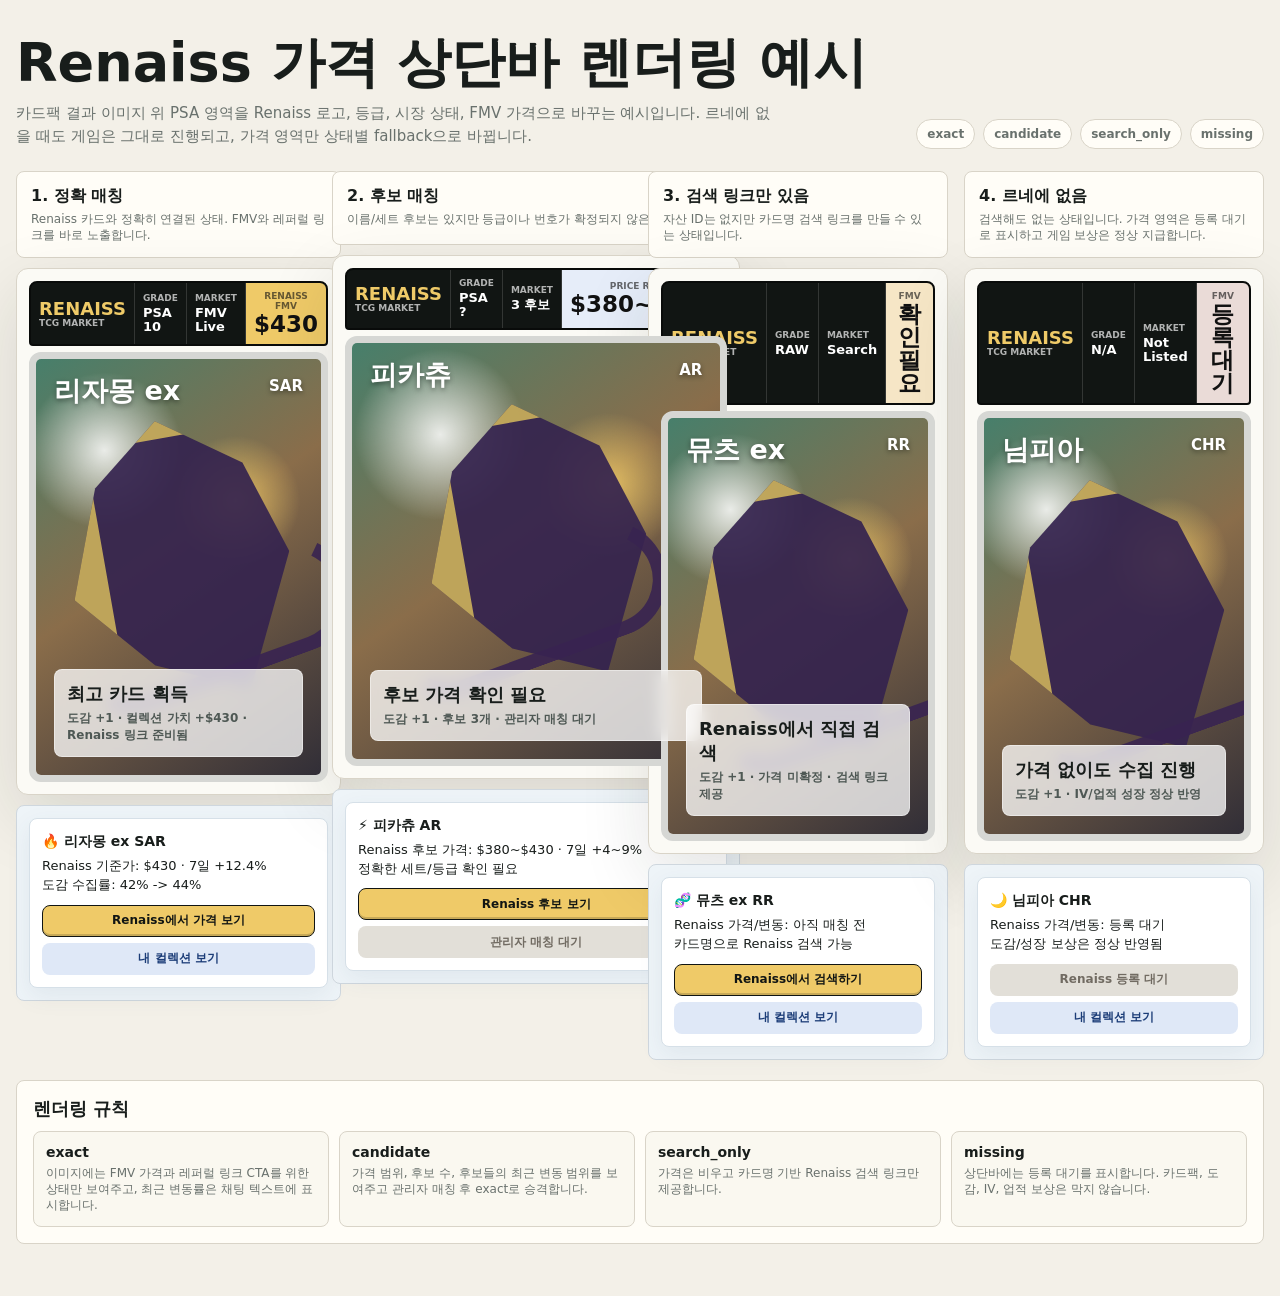
<file: renaiss_bot/docs/renaiss_overlay_render_examples.html>
<!DOCTYPE html>
<html lang="ko">
<head>
  <meta charset="UTF-8">
  <meta name="viewport" content="width=device-width, initial-scale=1.0">
  <title>Renaiss Price Overlay Render Examples</title>
  <style>
    :root {
      --bg: #f3f0e8;
      --panel: #fffdf7;
      --ink: #181d1b;
      --muted: #69716d;
      --line: #d9d4c8;
      --gold: #efca68;
      --green: #176b5e;
      --blue: #2e65c7;
      --red: #c94632;
      --amber: #a96f0e;
      --black: #111513;
      --shadow: 0 24px 70px rgba(24, 29, 27, 0.12);
    }

    * {
      box-sizing: border-box;
    }

    body {
      margin: 0;
      background: var(--bg);
      color: var(--ink);
      font-family: Inter, ui-sans-serif, system-ui, -apple-system, BlinkMacSystemFont, "Segoe UI", sans-serif;
      letter-spacing: 0;
    }

    .page {
      width: min(1280px, calc(100% - 32px));
      margin: 0 auto;
      padding: 36px 0 52px;
    }

    header {
      display: grid;
      grid-template-columns: minmax(0, 1fr) auto;
      gap: 18px;
      align-items: end;
      margin-bottom: 22px;
    }

    h1 {
      margin: 0;
      font-size: clamp(30px, 5vw, 54px);
      line-height: 1;
      letter-spacing: 0;
    }

    header p {
      max-width: 760px;
      margin: 12px 0 0;
      color: var(--muted);
      font-size: 15px;
      line-height: 1.55;
    }

    .legend {
      display: flex;
      flex-wrap: wrap;
      gap: 8px;
      justify-content: flex-end;
    }

    .pill {
      display: inline-flex;
      align-items: center;
      min-height: 30px;
      padding: 5px 10px;
      border: 1px solid var(--line);
      border-radius: 999px;
      background: var(--panel);
      color: var(--muted);
      font-size: 12px;
      font-weight: 800;
    }

    .grid {
      display: grid;
      grid-template-columns: repeat(4, minmax(0, 1fr));
      gap: 16px;
      align-items: start;
    }

    .example {
      display: grid;
      gap: 10px;
    }

    .example-title {
      min-height: 74px;
      padding: 14px;
      border: 1px solid var(--line);
      border-radius: 8px;
      background: var(--panel);
    }

    .example-title strong {
      display: block;
      font-size: 16px;
      line-height: 1.2;
    }

    .example-title span {
      display: block;
      margin-top: 6px;
      color: var(--muted);
      font-size: 12px;
      line-height: 1.35;
    }

    .render {
      padding: 12px;
      border: 1px solid var(--line);
      border-radius: 12px;
      background: #fbfaf5;
      box-shadow: var(--shadow);
    }

    .slab {
      display: grid;
      grid-template-columns: 1.16fr 0.76fr 0.96fr 1fr;
      border: 2px solid #090b0a;
      border-radius: 8px 8px 4px 4px;
      overflow: hidden;
      background: var(--black);
    }

    .slab-brand,
    .slab-cell,
    .slab-price {
      min-height: 58px;
      padding: 8px;
      display: flex;
      flex-direction: column;
      justify-content: center;
      border-right: 1px solid rgba(255, 255, 255, 0.14);
    }

    .slab-brand b {
      color: var(--gold);
      font-size: 18px;
      line-height: 1;
    }

    .slab-brand span,
    .slab-cell span,
    .slab-price span {
      color: rgba(255, 255, 255, 0.68);
      font-size: 9px;
      font-weight: 900;
      text-transform: uppercase;
    }

    .slab-cell b {
      margin-top: 3px;
      color: #fff;
      font-size: 13px;
      line-height: 1.05;
    }

    .slab-price {
      border-right: 0;
      align-items: center;
      text-align: center;
      color: #111;
    }

    .slab-price.fmv {
      background: var(--gold);
    }

    .slab-price.candidate {
      background: #e6edf9;
    }

    .slab-price.search {
      background: #f6e6c6;
    }

    .slab-price.missing {
      background: #eadbd7;
    }

    .slab-price span {
      color: rgba(17, 17, 17, 0.62);
    }

    .slab-price b {
      margin-top: 2px;
      font-size: 23px;
      line-height: 1;
    }

    .card {
      position: relative;
      min-height: 430px;
      margin-top: 6px;
      border: 7px solid #d6d7d4;
      border-radius: 12px;
      background: #f5f4ed;
      overflow: hidden;
    }

    .card-head {
      position: absolute;
      z-index: 3;
      top: 18px;
      left: 18px;
      right: 18px;
      display: flex;
      justify-content: space-between;
      gap: 12px;
      align-items: start;
      color: #fff;
      text-shadow: 0 2px 5px rgba(0, 0, 0, 0.42);
    }

    .card-head h2 {
      margin: 0;
      font-size: 27px;
      line-height: 1;
    }

    .card-head span {
      font-size: 15px;
      font-weight: 900;
    }

    .art {
      position: absolute;
      inset: 0;
      background:
        radial-gradient(circle at 24% 22%, rgba(255, 255, 255, 0.86), transparent 20%),
        radial-gradient(circle at 70% 34%, rgba(244, 206, 104, 0.82), transparent 19%),
        linear-gradient(145deg, #477f6b, #8a6d4a 46%, #312e37);
    }

    .art::before {
      content: "";
      position: absolute;
      width: 220px;
      height: 280px;
      left: 50%;
      top: 48%;
      transform: translate(-50%, -50%) rotate(-10deg);
      background: rgba(53, 35, 79, 0.92);
      clip-path: polygon(50% 0, 86% 20%, 100% 54%, 72% 100%, 31% 86%, 0 58%, 18% 20%);
      box-shadow: inset 36px 18px 0 rgba(242, 213, 95, 0.72);
    }

    .art::after {
      content: "";
      position: absolute;
      width: 260px;
      height: 88px;
      left: 32px;
      bottom: 92px;
      border-radius: 999px;
      border: 14px solid rgba(57, 36, 82, 0.9);
      border-left-color: transparent;
      border-top-color: transparent;
      transform: rotate(-20deg);
    }

    .card-copy {
      position: absolute;
      z-index: 3;
      left: 18px;
      right: 18px;
      bottom: 18px;
      padding: 12px;
      border: 1px solid rgba(255, 255, 255, 0.42);
      border-radius: 8px;
      background: rgba(255, 255, 255, 0.76);
      backdrop-filter: blur(8px);
    }

    .card-copy strong {
      display: block;
      font-size: 18px;
    }

    .card-copy span {
      display: block;
      margin-top: 4px;
      color: #4e5854;
      font-size: 12px;
      font-weight: 700;
    }

    .telegram {
      min-height: 160px;
      padding: 12px;
      border: 1px solid #cfd7de;
      border-radius: 8px;
      background: #eef4f8;
    }

    .bubble {
      padding: 12px;
      border-radius: 8px;
      background: #fff;
      border: 1px solid #d6e0e8;
      box-shadow: 0 8px 24px rgba(65, 92, 116, 0.08);
      font-size: 13px;
      line-height: 1.45;
    }

    .bubble b {
      display: block;
      margin-bottom: 6px;
      font-size: 14px;
    }

    .buttons {
      display: grid;
      grid-template-columns: 1fr;
      gap: 6px;
      margin-top: 10px;
    }

    .button {
      min-height: 32px;
      display: grid;
      place-items: center;
      padding: 6px 8px;
      border-radius: 8px;
      background: #1d2a26;
      color: #fff;
      font-size: 12px;
      font-weight: 900;
      text-align: center;
    }

    .button.renaiss {
      background: #efca68;
      color: #111513;
      border: 1px solid #111513;
      box-shadow: inset 0 -2px 0 rgba(17, 21, 19, 0.18);
    }

    .button.secondary {
      background: #dfe8f7;
      color: #1c3d78;
    }

    .button.wait {
      background: #f4e2cc;
      color: #804b0e;
    }

    .button.disabled {
      background: #e2dfd8;
      color: #716b62;
    }

    .spec {
      margin-top: 20px;
      padding: 16px;
      border: 1px solid var(--line);
      border-radius: 8px;
      background: var(--panel);
    }

    .spec h2 {
      margin: 0 0 10px;
      font-size: 18px;
    }

    .spec-grid {
      display: grid;
      grid-template-columns: repeat(4, minmax(0, 1fr));
      gap: 10px;
    }

    .spec-item {
      min-height: 78px;
      padding: 12px;
      border: 1px solid var(--line);
      border-radius: 8px;
      background: #faf8f0;
    }

    .spec-item strong {
      display: block;
      font-size: 14px;
    }

    .spec-item span {
      display: block;
      margin-top: 5px;
      color: var(--muted);
      font-size: 12px;
      line-height: 1.35;
    }

    @media (max-width: 1180px) {
      header {
        grid-template-columns: 1fr;
      }

      .legend {
        justify-content: flex-start;
      }

      .grid,
      .spec-grid {
        grid-template-columns: repeat(2, minmax(0, 1fr));
      }
    }

    @media (max-width: 680px) {
      .grid,
      .spec-grid {
        grid-template-columns: 1fr;
      }

      .slab {
        grid-template-columns: repeat(2, minmax(0, 1fr));
      }

      .slab-cell:nth-child(2) {
        border-right: 0;
      }
    }
  </style>
</head>
<body>
  <main class="page">
    <header>
      <div>
        <h1>Renaiss 가격 상단바 렌더링 예시</h1>
        <p>카드팩 결과 이미지 위 PSA 영역을 Renaiss 로고, 등급, 시장 상태, FMV 가격으로 바꾸는 예시입니다. 르네에 없을 때도 게임은 그대로 진행되고, 가격 영역만 상태별 fallback으로 바뀝니다.</p>
      </div>
      <div class="legend">
        <span class="pill">exact</span>
        <span class="pill">candidate</span>
        <span class="pill">search_only</span>
        <span class="pill">missing</span>
      </div>
    </header>

    <section class="grid" aria-label="Renaiss overlay render states">
      <article class="example">
        <div class="example-title">
          <strong>1. 정확 매칭</strong>
          <span>Renaiss 카드와 정확히 연결된 상태. FMV와 레퍼럴 링크를 바로 노출합니다.</span>
        </div>
        <div class="render">
          <div class="slab">
            <div class="slab-brand"><b>RENAISS</b><span>TCG Market</span></div>
            <div class="slab-cell"><span>Grade</span><b>PSA 10</b></div>
            <div class="slab-cell"><span>Market</span><b>FMV Live</b></div>
            <div class="slab-price fmv"><span>Renaiss FMV</span><b>$430</b></div>
          </div>
          <div class="card">
            <div class="art"></div>
            <div class="card-head"><h2>리자몽 ex</h2><span>SAR</span></div>
            <div class="card-copy"><strong>최고 카드 획득</strong><span>도감 +1 · 컬렉션 가치 +$430 · Renaiss 링크 준비됨</span></div>
          </div>
        </div>
        <div class="telegram">
          <div class="bubble">
            <b>🔥 리자몽 ex SAR</b>
            Renaiss 기준가: $430 · 7일 +12.4%<br>
            도감 수집률: 42% -> 44%
            <div class="buttons">
              <span class="button renaiss">Renaiss에서 가격 보기</span>
              <span class="button secondary">내 컬렉션 보기</span>
            </div>
          </div>
        </div>
      </article>

      <article class="example">
        <div class="example-title">
          <strong>2. 후보 매칭</strong>
          <span>이름/세트 후보는 있지만 등급이나 번호가 확정되지 않은 상태입니다.</span>
        </div>
        <div class="render">
          <div class="slab">
            <div class="slab-brand"><b>RENAISS</b><span>TCG Market</span></div>
            <div class="slab-cell"><span>Grade</span><b>PSA ?</b></div>
            <div class="slab-cell"><span>Market</span><b>3 후보</b></div>
            <div class="slab-price candidate"><span>Price Range</span><b>$380~$430</b></div>
          </div>
          <div class="card">
            <div class="art"></div>
            <div class="card-head"><h2>피카츄</h2><span>AR</span></div>
            <div class="card-copy"><strong>후보 가격 확인 필요</strong><span>도감 +1 · 후보 3개 · 관리자 매칭 대기</span></div>
          </div>
        </div>
        <div class="telegram">
          <div class="bubble">
            <b>⚡ 피카츄 AR</b>
            Renaiss 후보 가격: $380~$430 · 7일 +4~9%<br>
            정확한 세트/등급 확인 필요
            <div class="buttons">
              <span class="button renaiss">Renaiss 후보 보기</span>
              <span class="button disabled">관리자 매칭 대기</span>
            </div>
          </div>
        </div>
      </article>

      <article class="example">
        <div class="example-title">
          <strong>3. 검색 링크만 있음</strong>
          <span>자산 ID는 없지만 카드명 검색 링크를 만들 수 있는 상태입니다.</span>
        </div>
        <div class="render">
          <div class="slab">
            <div class="slab-brand"><b>RENAISS</b><span>TCG Market</span></div>
            <div class="slab-cell"><span>Grade</span><b>RAW</b></div>
            <div class="slab-cell"><span>Market</span><b>Search</b></div>
            <div class="slab-price search"><span>FMV</span><b>확인 필요</b></div>
          </div>
          <div class="card">
            <div class="art"></div>
            <div class="card-head"><h2>뮤츠 ex</h2><span>RR</span></div>
            <div class="card-copy"><strong>Renaiss에서 직접 검색</strong><span>도감 +1 · 가격 미확정 · 검색 링크 제공</span></div>
          </div>
        </div>
        <div class="telegram">
          <div class="bubble">
            <b>🧬 뮤츠 ex RR</b>
            Renaiss 가격/변동: 아직 매칭 전<br>
            카드명으로 Renaiss 검색 가능
            <div class="buttons">
              <span class="button renaiss">Renaiss에서 검색하기</span>
              <span class="button secondary">내 컬렉션 보기</span>
            </div>
          </div>
        </div>
      </article>

      <article class="example">
        <div class="example-title">
          <strong>4. 르네에 없음</strong>
          <span>검색해도 없는 상태입니다. 가격 영역은 등록 대기로 표시하고 게임 보상은 정상 지급합니다.</span>
        </div>
        <div class="render">
          <div class="slab">
            <div class="slab-brand"><b>RENAISS</b><span>TCG Market</span></div>
            <div class="slab-cell"><span>Grade</span><b>N/A</b></div>
            <div class="slab-cell"><span>Market</span><b>Not Listed</b></div>
            <div class="slab-price missing"><span>FMV</span><b>등록 대기</b></div>
          </div>
          <div class="card">
            <div class="art"></div>
            <div class="card-head"><h2>님피아</h2><span>CHR</span></div>
            <div class="card-copy"><strong>가격 없이도 수집 진행</strong><span>도감 +1 · IV/업적 성장 정상 반영</span></div>
          </div>
        </div>
        <div class="telegram">
          <div class="bubble">
            <b>🌙 님피아 CHR</b>
            Renaiss 가격/변동: 등록 대기<br>
            도감/성장 보상은 정상 반영됨
            <div class="buttons">
              <span class="button disabled">Renaiss 등록 대기</span>
              <span class="button secondary">내 컬렉션 보기</span>
            </div>
          </div>
        </div>
      </article>
    </section>

    <section class="spec">
      <h2>렌더링 규칙</h2>
      <div class="spec-grid">
        <div class="spec-item">
          <strong>exact</strong>
          <span>이미지에는 FMV 가격과 레퍼럴 링크 CTA를 위한 상태만 보여주고, 최근 변동률은 채팅 텍스트에 표시합니다.</span>
        </div>
        <div class="spec-item">
          <strong>candidate</strong>
          <span>가격 범위, 후보 수, 후보들의 최근 변동 범위를 보여주고 관리자 매칭 후 exact로 승격합니다.</span>
        </div>
        <div class="spec-item">
          <strong>search_only</strong>
          <span>가격은 비우고 카드명 기반 Renaiss 검색 링크만 제공합니다.</span>
        </div>
        <div class="spec-item">
          <strong>missing</strong>
          <span>상단바에는 등록 대기를 표시합니다. 카드팩, 도감, IV, 업적 보상은 막지 않습니다.</span>
        </div>
      </div>
    </section>
  </main>
</body>
</html>
</file>
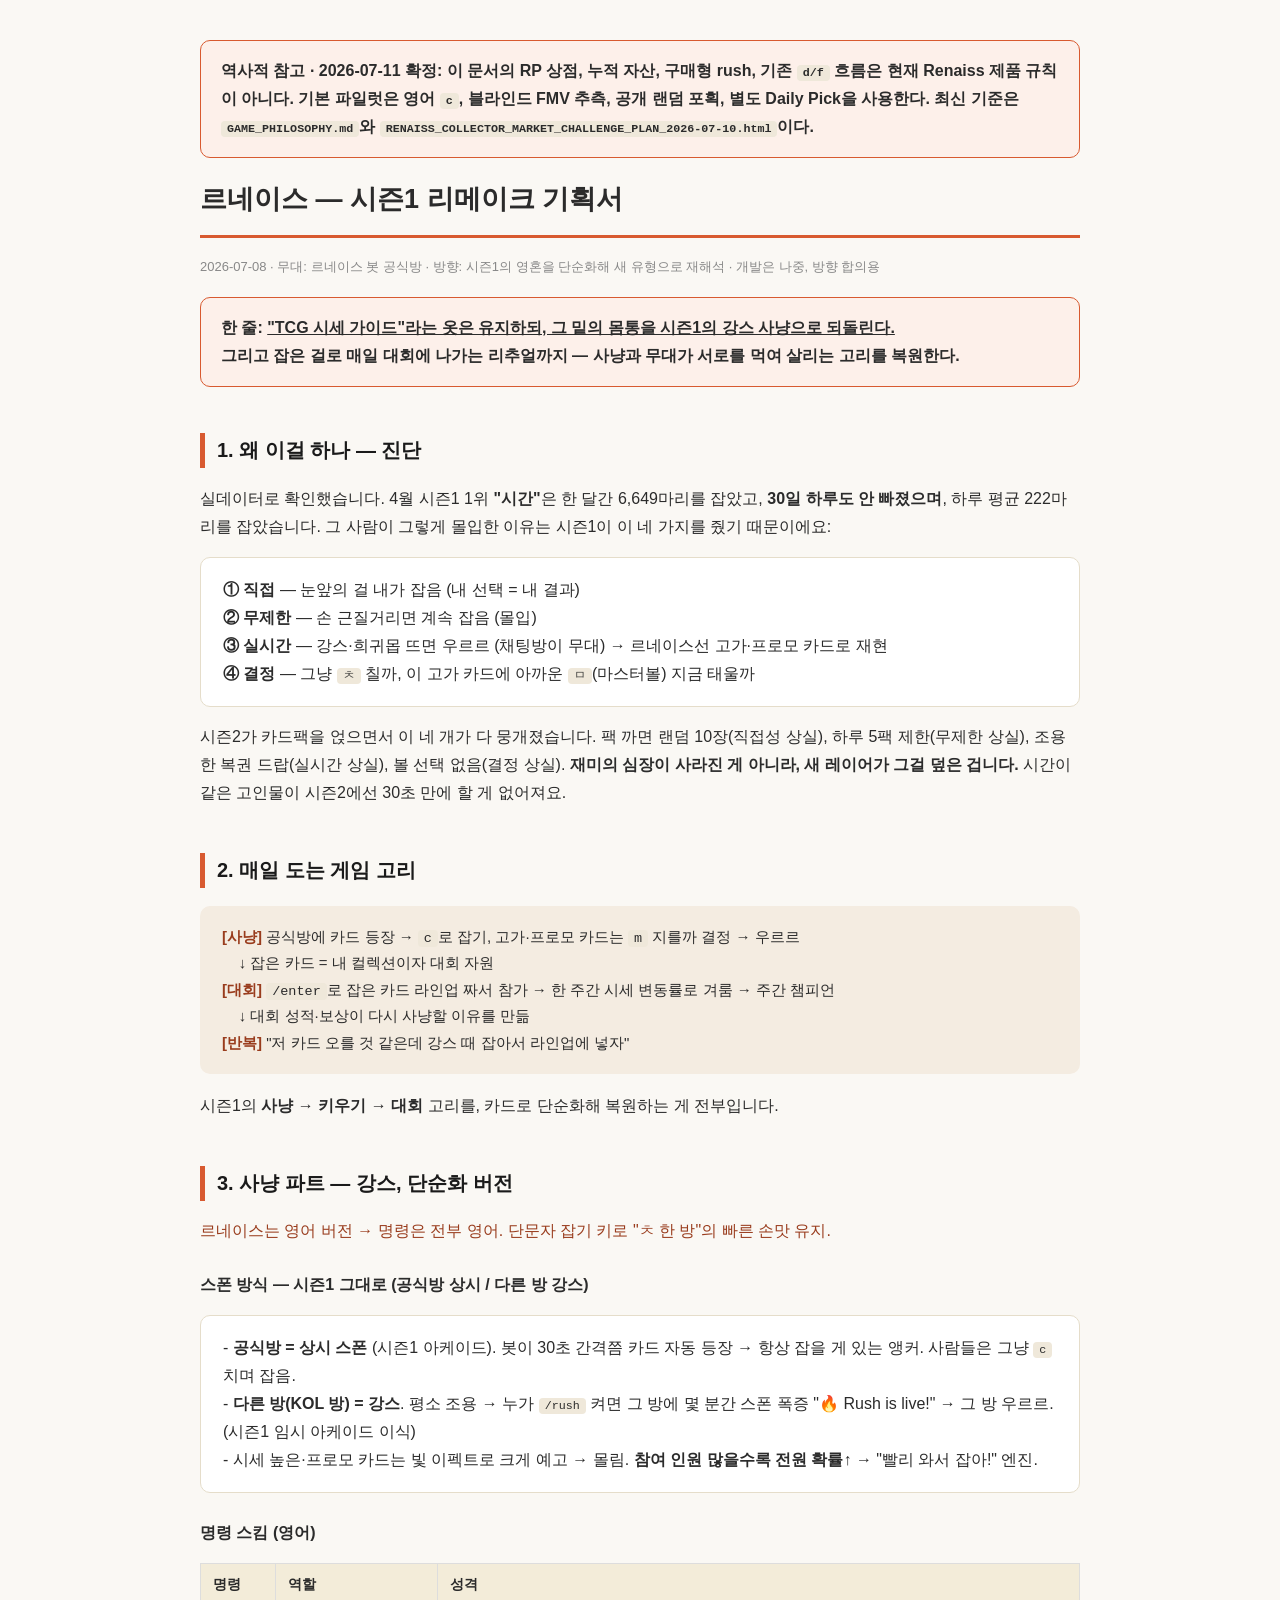
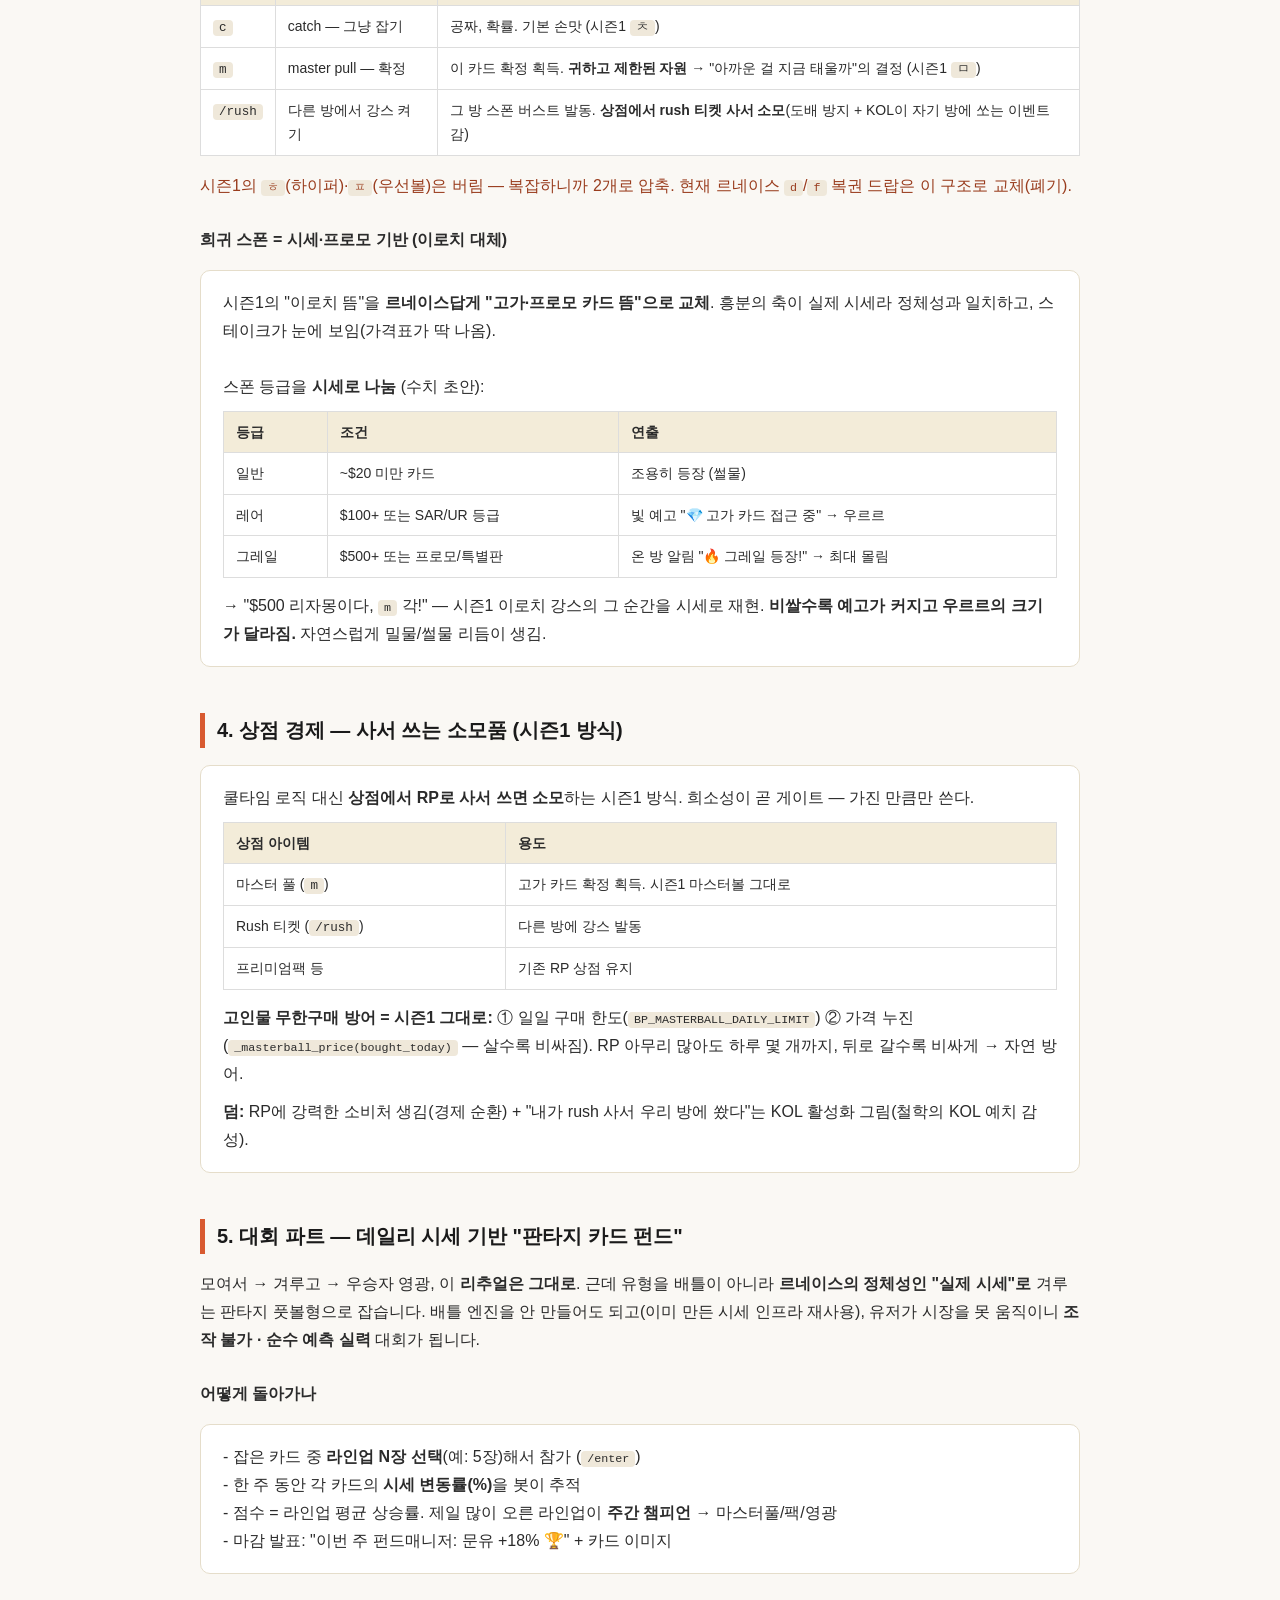
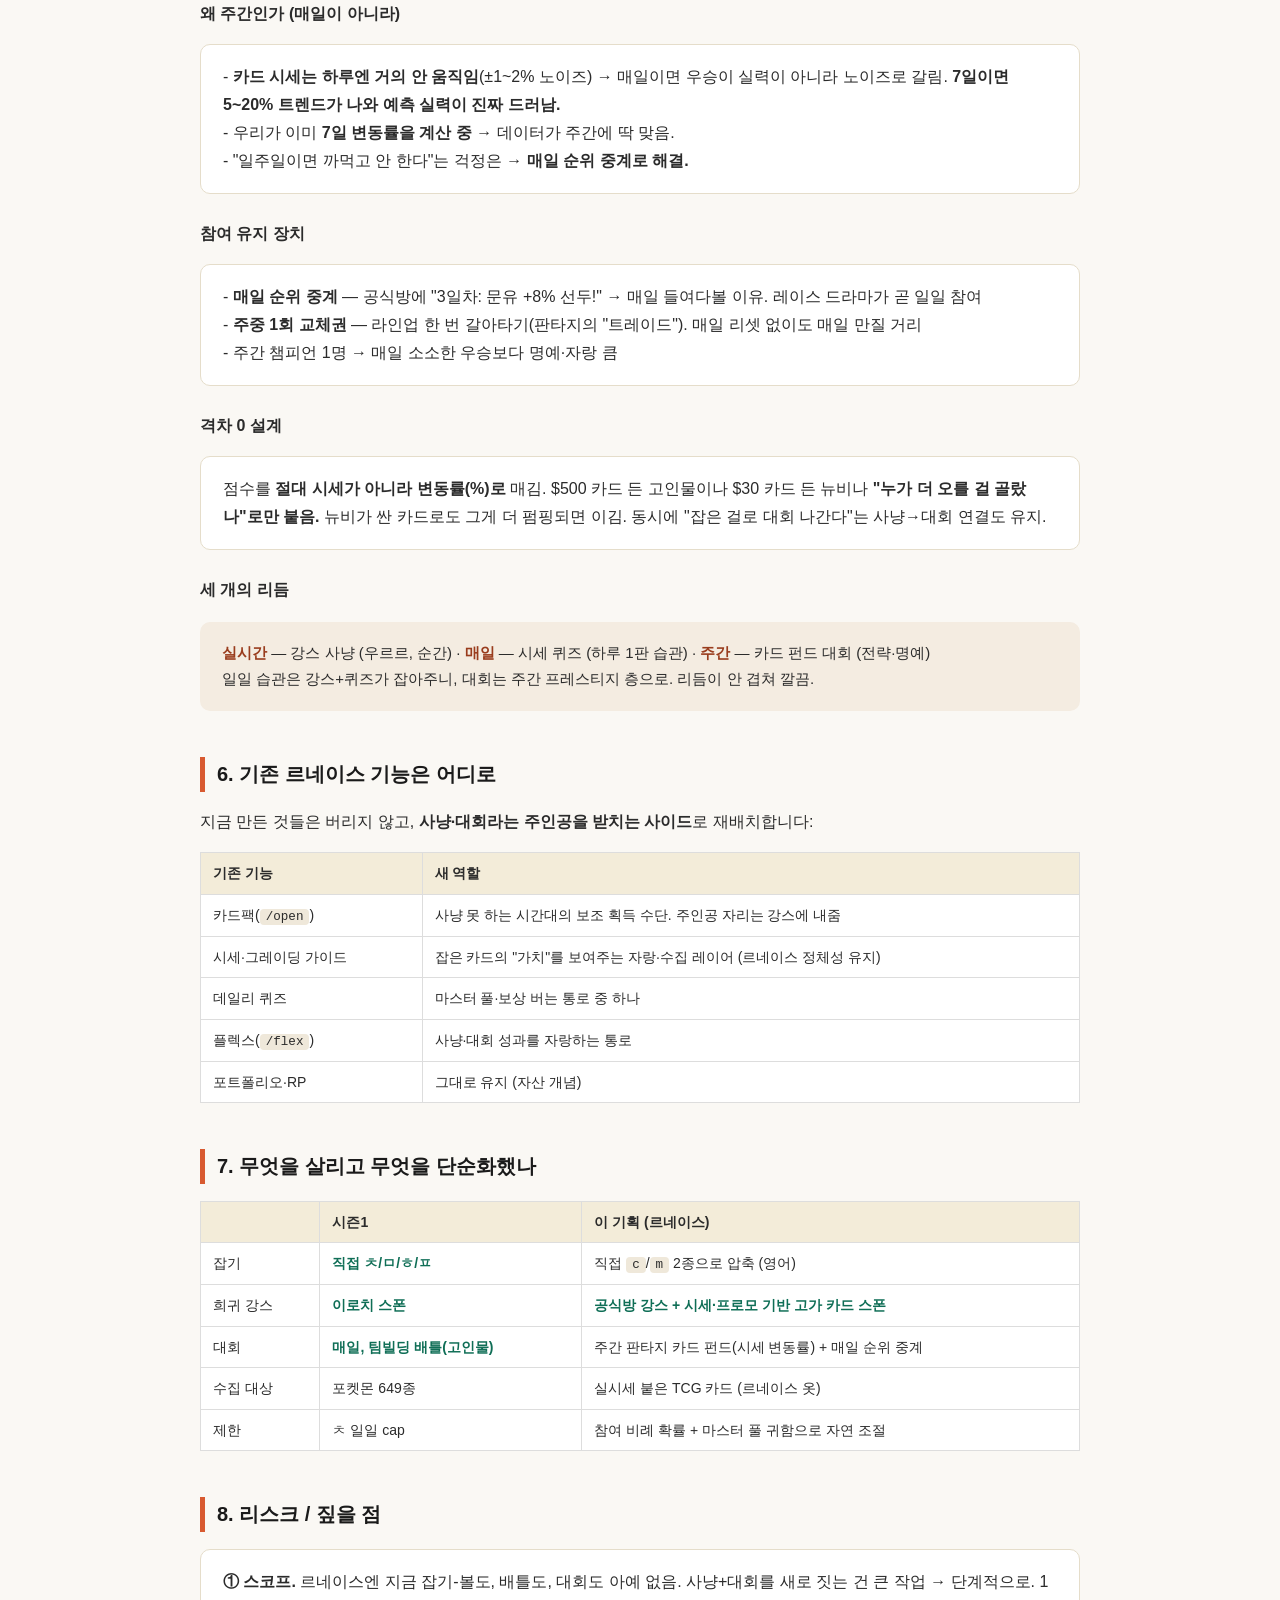
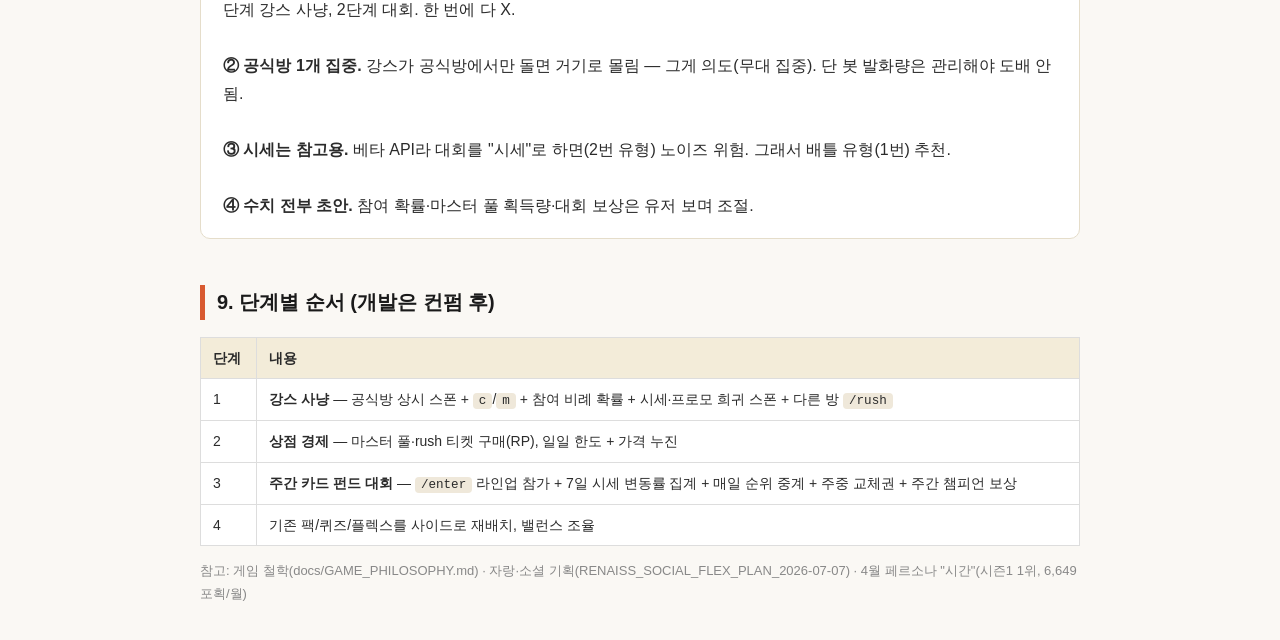
<file: renaiss_bot/docs/RENAISS_SEASON1_REVIVAL_PLAN_2026-07-08.html>
<!DOCTYPE html>
<html lang="ko">
<head>
<meta charset="UTF-8">
<title>르네이스 — 시즌1 리메이크 기획서 (2026-07-08)</title>
<style>
  body { font-family: 'Pretendard', 'Malgun Gothic', sans-serif; max-width: 880px; margin: 40px auto; padding: 0 24px; line-height: 1.75; color: #2b2b2b; background: #faf8f4; }
  h1 { font-size: 27px; border-bottom: 3px solid #d85a30; padding-bottom: 12px; }
  h2 { font-size: 20px; margin-top: 46px; color: #1a1a1a; border-left: 5px solid #d85a30; padding-left: 12px; }
  h3 { font-size: 16px; margin-top: 26px; }
  .meta { color: #888; font-size: 13px; }
  .box { background: #fff; border: 1px solid #e5ddca; border-radius: 10px; padding: 18px 22px; margin: 16px 0; }
  .verdict { background: #fdf0ea; border: 1px solid #d85a30; border-radius: 10px; padding: 16px 20px; margin: 18px 0; font-weight: 600; }
  .loop { background: #f4ece1; border-radius: 10px; padding: 18px 22px; margin: 18px 0; font-size: 15px; }
  .loop b { color: #993c1d; }
  table { border-collapse: collapse; width: 100%; margin: 14px 0; font-size: 14px; background: #fff; }
  th, td { border: 1px solid #ddd; padding: 8px 12px; text-align: left; vertical-align: top; }
  th { background: #f3ecd9; }
  .keep { color: #0f6e56; font-weight: 600; }
  .drop { color: #993c1d; }
  .pick { background: #fdf3d7; border: 2px solid #e8b849; border-radius: 8px; padding: 3px 8px; font-size: 12px; font-weight: 600; }
  code { background: #efe8da; padding: 1px 6px; border-radius: 4px; font-size: 90%; }
</style>
</head>
<body>

<div class="verdict"><b>역사적 참고 · 2026-07-11 확정:</b> 이 문서의 RP 상점, 누적 자산, 구매형 rush, 기존 <code>d/f</code> 흐름은 현재 Renaiss 제품 규칙이 아니다. 기본 파일럿은 영어 <code>c</code>, 블라인드 FMV 추측, 공개 랜덤 포획, 별도 Daily Pick을 사용한다. 최신 기준은 <code>GAME_PHILOSOPHY.md</code>와 <code>RENAISS_COLLECTOR_MARKET_CHALLENGE_PLAN_2026-07-10.html</code>이다.</div>

<h1>르네이스 — 시즌1 리메이크 기획서</h1>
<p class="meta">2026-07-08 · 무대: 르네이스 봇 공식방 · 방향: 시즌1의 영혼을 단순화해 새 유형으로 재해석 · 개발은 나중, 방향 합의용</p>

<div class="verdict">
한 줄: <u>"TCG 시세 가이드"라는 옷은 유지하되, 그 밑의 몸통을 시즌1의 강스 사냥으로 되돌린다.</u><br>
그리고 잡은 걸로 매일 대회에 나가는 리추얼까지 — 사냥과 무대가 서로를 먹여 살리는 고리를 복원한다.
</div>

<h2>1. 왜 이걸 하나 — 진단</h2>
<p>실데이터로 확인했습니다. 4월 시즌1 1위 <b>"시간"</b>은 한 달간 6,649마리를 잡았고, <b>30일 하루도 안 빠졌으며</b>, 하루 평균 222마리를 잡았습니다. 그 사람이 그렇게 몰입한 이유는 시즌1이 이 네 가지를 줬기 때문이에요:</p>
<div class="box">
<b>① 직접</b> — 눈앞의 걸 내가 잡음 (내 선택 = 내 결과)<br>
<b>② 무제한</b> — 손 근질거리면 계속 잡음 (몰입)<br>
<b>③ 실시간</b> — 강스·희귀몹 뜨면 우르르 (채팅방이 무대) → 르네이스선 고가·프로모 카드로 재현<br>
<b>④ 결정</b> — 그냥 <code>ㅊ</code> 칠까, 이 고가 카드에 아까운 <code>ㅁ</code>(마스터볼) 지금 태울까
</div>
<p>시즌2가 카드팩을 얹으면서 이 네 개가 다 뭉개졌습니다. 팩 까면 랜덤 10장(직접성 상실), 하루 5팩 제한(무제한 상실), 조용한 복권 드랍(실시간 상실), 볼 선택 없음(결정 상실). <b>재미의 심장이 사라진 게 아니라, 새 레이어가 그걸 덮은 겁니다.</b> 시간이 같은 고인물이 시즌2에선 30초 만에 할 게 없어져요.</p>

<h2>2. 매일 도는 게임 고리</h2>
<div class="loop">
<b>[사냥]</b> 공식방에 카드 등장 → <code>c</code>로 잡기, 고가·프로모 카드는 <code>m</code> 지를까 결정 → 우르르<br>
&nbsp;&nbsp;&nbsp;&nbsp;↓ 잡은 카드 = 내 컬렉션이자 대회 자원<br>
<b>[대회]</b> <code>/enter</code>로 잡은 카드 라인업 짜서 참가 → 한 주간 시세 변동률로 겨룸 → 주간 챔피언<br>
&nbsp;&nbsp;&nbsp;&nbsp;↓ 대회 성적·보상이 다시 사냥할 이유를 만듦<br>
<b>[반복]</b> "저 카드 오를 것 같은데 강스 때 잡아서 라인업에 넣자"
</div>
<p>시즌1의 <b>사냥 → 키우기 → 대회</b> 고리를, 카드로 단순화해 복원하는 게 전부입니다.</p>

<h2>3. 사냥 파트 — 강스, 단순화 버전</h2>
<p class="drop">르네이스는 영어 버전 → 명령은 전부 영어. 단문자 잡기 키로 "ㅊ 한 방"의 빠른 손맛 유지.</p>

<h3>스폰 방식 — 시즌1 그대로 (공식방 상시 / 다른 방 강스)</h3>
<div class="box">
- <b>공식방 = 상시 스폰</b> (시즌1 아케이드). 봇이 30초 간격쯤 카드 자동 등장 → 항상 잡을 게 있는 앵커. 사람들은 그냥 <code>c</code> 치며 잡음.<br>
- <b>다른 방(KOL 방) = 강스</b>. 평소 조용 → 누가 <code>/rush</code> 켜면 그 방에 몇 분간 스폰 폭증 "🔥 Rush is live!" → 그 방 우르르. (시즌1 임시 아케이드 이식)<br>
- 시세 높은·프로모 카드는 빛 이펙트로 크게 예고 → 몰림. <b>참여 인원 많을수록 전원 확률↑</b> → "빨리 와서 잡아!" 엔진.
</div>

<h3>명령 스킴 (영어)</h3>
<table>
<tr><th>명령</th><th>역할</th><th>성격</th></tr>
<tr><td><code>c</code></td><td>catch — 그냥 잡기</td><td>공짜, 확률. 기본 손맛 (시즌1 <code>ㅊ</code>)</td></tr>
<tr><td><code>m</code></td><td>master pull — 확정</td><td>이 카드 확정 획득. <b>귀하고 제한된 자원</b> → "아까운 걸 지금 태울까"의 결정 (시즌1 <code>ㅁ</code>)</td></tr>
<tr><td><code>/rush</code></td><td>다른 방에서 강스 켜기</td><td>그 방 스폰 버스트 발동. <b>상점에서 rush 티켓 사서 소모</b>(도배 방지 + KOL이 자기 방에 쏘는 이벤트감)</td></tr>
</table>
<p class="drop">시즌1의 <code>ㅎ</code>(하이퍼)·<code>ㅍ</code>(우선볼)은 버림 — 복잡하니까 2개로 압축. 현재 르네이스 <code>d</code>/<code>f</code> 복권 드랍은 이 구조로 교체(폐기).</p>

<h3>희귀 스폰 = 시세·프로모 기반 (이로치 대체)</h3>
<div class="box">
시즌1의 "이로치 뜸"을 <b>르네이스답게 "고가·프로모 카드 뜸"으로 교체</b>. 흥분의 축이 실제 시세라 정체성과 일치하고, 스테이크가 눈에 보임(가격표가 딱 나옴).<br><br>
스폰 등급을 <b>시세로 나눔</b> (수치 초안):
<table style="margin-top:10px">
<tr><th>등급</th><th>조건</th><th>연출</th></tr>
<tr><td>일반</td><td>~$20 미만 카드</td><td>조용히 등장 (썰물)</td></tr>
<tr><td>레어</td><td>$100+ 또는 SAR/UR 등급</td><td>빛 예고 "💎 고가 카드 접근 중" → 우르르</td></tr>
<tr><td>그레일</td><td>$500+ 또는 프로모/특별판</td><td>온 방 알림 "🔥 그레일 등장!" → 최대 몰림</td></tr>
</table>
<div style="margin-top:10px">→ "$500 리자몽이다, <code>m</code> 각!" — 시즌1 이로치 강스의 그 순간을 시세로 재현. <b>비쌀수록 예고가 커지고 우르르의 크기가 달라짐.</b> 자연스럽게 밀물/썰물 리듬이 생김.</div>
</div>

<h2>4. 상점 경제 — 사서 쓰는 소모품 (시즌1 방식)</h2>
<div class="box">
쿨타임 로직 대신 <b>상점에서 RP로 사서 쓰면 소모</b>하는 시즌1 방식. 희소성이 곧 게이트 — 가진 만큼만 쓴다.
<table style="margin-top:10px">
<tr><th>상점 아이템</th><th>용도</th></tr>
<tr><td>마스터 풀 (<code>m</code>)</td><td>고가 카드 확정 획득. 시즌1 마스터볼 그대로</td></tr>
<tr><td>Rush 티켓 (<code>/rush</code>)</td><td>다른 방에 강스 발동</td></tr>
<tr><td>프리미엄팩 등</td><td>기존 RP 상점 유지</td></tr>
</table>
<div style="margin-top:10px"><b>고인물 무한구매 방어 = 시즌1 그대로:</b> ① 일일 구매 한도(<code>BP_MASTERBALL_DAILY_LIMIT</code>) ② 가격 누진(<code>_masterball_price(bought_today)</code> — 살수록 비싸짐). RP 아무리 많아도 하루 몇 개까지, 뒤로 갈수록 비싸게 → 자연 방어.</div>
<div style="margin-top:10px"><b>덤:</b> RP에 강력한 소비처 생김(경제 순환) + "내가 rush 사서 우리 방에 쐈다"는 KOL 활성화 그림(철학의 KOL 예치 감성).</div>
</div>

<h2>5. 대회 파트 — 데일리 시세 기반 "판타지 카드 펀드"</h2>
<p>모여서 → 겨루고 → 우승자 영광, 이 <b>리추얼은 그대로</b>. 근데 유형을 배틀이 아니라 <b>르네이스의 정체성인 "실제 시세"로</b> 겨루는 판타지 풋볼형으로 잡습니다. 배틀 엔진을 안 만들어도 되고(이미 만든 시세 인프라 재사용), 유저가 시장을 못 움직이니 <b>조작 불가 · 순수 예측 실력</b> 대회가 됩니다.</p>

<h3>어떻게 돌아가나</h3>
<div class="box">
- 잡은 카드 중 <b>라인업 N장 선택</b>(예: 5장)해서 참가 (<code>/enter</code>)<br>
- 한 주 동안 각 카드의 <b>시세 변동률(%)</b>을 봇이 추적<br>
- 점수 = 라인업 평균 상승률. 제일 많이 오른 라인업이 <b>주간 챔피언</b> → 마스터풀/팩/영광<br>
- 마감 발표: "이번 주 펀드매니저: 문유 +18% 🏆" + 카드 이미지
</div>

<h3>왜 주간인가 (매일이 아니라)</h3>
<div class="box">
- <b>카드 시세는 하루엔 거의 안 움직임</b>(±1~2% 노이즈) → 매일이면 우승이 실력이 아니라 노이즈로 갈림. <b>7일이면 5~20% 트렌드가 나와 예측 실력이 진짜 드러남.</b><br>
- 우리가 이미 <b>7일 변동률을 계산 중</b> → 데이터가 주간에 딱 맞음.<br>
- "일주일이면 까먹고 안 한다"는 걱정은 → <b>매일 순위 중계로 해결.</b>
</div>

<h3>참여 유지 장치</h3>
<div class="box">
- <b>매일 순위 중계</b> — 공식방에 "3일차: 문유 +8% 선두!" → 매일 들여다볼 이유. 레이스 드라마가 곧 일일 참여<br>
- <b>주중 1회 교체권</b> — 라인업 한 번 갈아타기(판타지의 "트레이드"). 매일 리셋 없이도 매일 만질 거리<br>
- 주간 챔피언 1명 → 매일 소소한 우승보다 명예·자랑 큼
</div>

<h3>격차 0 설계</h3>
<div class="box">
점수를 <b>절대 시세가 아니라 변동률(%)로</b> 매김. $500 카드 든 고인물이나 $30 카드 든 뉴비나 <b>"누가 더 오를 걸 골랐나"로만 붙음.</b> 뉴비가 싼 카드로도 그게 더 펌핑되면 이김. 동시에 "잡은 걸로 대회 나간다"는 사냥→대회 연결도 유지.
</div>

<h3>세 개의 리듬</h3>
<div class="loop">
<b>실시간</b> — 강스 사냥 (우르르, 순간) · <b>매일</b> — 시세 퀴즈 (하루 1판 습관) · <b>주간</b> — 카드 펀드 대회 (전략·명예)<br>
일일 습관은 강스+퀴즈가 잡아주니, 대회는 주간 프레스티지 층으로. 리듬이 안 겹쳐 깔끔.
</div>

<h2>6. 기존 르네이스 기능은 어디로</h2>
<p>지금 만든 것들은 버리지 않고, <b>사냥·대회라는 주인공을 받치는 사이드</b>로 재배치합니다:</p>
<table>
<tr><th>기존 기능</th><th>새 역할</th></tr>
<tr><td>카드팩(<code>/open</code>)</td><td>사냥 못 하는 시간대의 보조 획득 수단. 주인공 자리는 강스에 내줌</td></tr>
<tr><td>시세·그레이딩 가이드</td><td>잡은 카드의 "가치"를 보여주는 자랑·수집 레이어 (르네이스 정체성 유지)</td></tr>
<tr><td>데일리 퀴즈</td><td>마스터 풀·보상 버는 통로 중 하나</td></tr>
<tr><td>플렉스(<code>/flex</code>)</td><td>사냥·대회 성과를 자랑하는 통로</td></tr>
<tr><td>포트폴리오·RP</td><td>그대로 유지 (자산 개념)</td></tr>
</table>

<h2>7. 무엇을 살리고 무엇을 단순화했나</h2>
<table>
<tr><th></th><th>시즌1</th><th>이 기획 (르네이스)</th></tr>
<tr><td>잡기</td><td class="keep">직접 ㅊ/ㅁ/ㅎ/ㅍ</td><td>직접 <code>c</code>/<code>m</code> 2종으로 압축 (영어)</td></tr>
<tr><td>희귀 강스</td><td class="keep">이로치 스폰</td><td class="keep">공식방 강스 + <b>시세·프로모 기반</b> 고가 카드 스폰</td></tr>
<tr><td>대회</td><td class="keep">매일, 팀빌딩 배틀(고인물)</td><td>주간 판타지 카드 펀드(시세 변동률) + 매일 순위 중계</td></tr>
<tr><td>수집 대상</td><td>포켓몬 649종</td><td>실시세 붙은 TCG 카드 (르네이스 옷)</td></tr>
<tr><td>제한</td><td>ㅊ 일일 cap</td><td>참여 비례 확률 + 마스터 풀 귀함으로 자연 조절</td></tr>
</table>

<h2>8. 리스크 / 짚을 점</h2>
<div class="box">
<b>① 스코프.</b> 르네이스엔 지금 잡기-볼도, 배틀도, 대회도 아예 없음. 사냥+대회를 새로 짓는 건 큰 작업 → 단계적으로. 1단계 강스 사냥, 2단계 대회. 한 번에 다 X.<br><br>
<b>② 공식방 1개 집중.</b> 강스가 공식방에서만 돌면 거기로 몰림 — 그게 의도(무대 집중). 단 봇 발화량은 관리해야 도배 안 됨.<br><br>
<b>③ 시세는 참고용.</b> 베타 API라 대회를 "시세"로 하면(2번 유형) 노이즈 위험. 그래서 배틀 유형(1번) 추천.<br><br>
<b>④ 수치 전부 초안.</b> 참여 확률·마스터 풀 획득량·대회 보상은 유저 보며 조절.
</div>

<h2>9. 단계별 순서 (개발은 컨펌 후)</h2>
<table>
<tr><th>단계</th><th>내용</th></tr>
<tr><td>1</td><td><b>강스 사냥</b> — 공식방 상시 스폰 + <code>c</code>/<code>m</code> + 참여 비례 확률 + 시세·프로모 희귀 스폰 + 다른 방 <code>/rush</code></td></tr>
<tr><td>2</td><td><b>상점 경제</b> — 마스터 풀·rush 티켓 구매(RP), 일일 한도 + 가격 누진</td></tr>
<tr><td>3</td><td><b>주간 카드 펀드 대회</b> — <code>/enter</code> 라인업 참가 + 7일 시세 변동률 집계 + 매일 순위 중계 + 주중 교체권 + 주간 챔피언 보상</td></tr>
<tr><td>4</td><td>기존 팩/퀴즈/플렉스를 사이드로 재배치, 밸런스 조율</td></tr>
</table>

<p class="meta">참고: 게임 철학(docs/GAME_PHILOSOPHY.md) · 자랑·소셜 기획(RENAISS_SOCIAL_FLEX_PLAN_2026-07-07) · 4월 페르소나 "시간"(시즌1 1위, 6,649포획/월)</p>

</body>
</html>
</file>
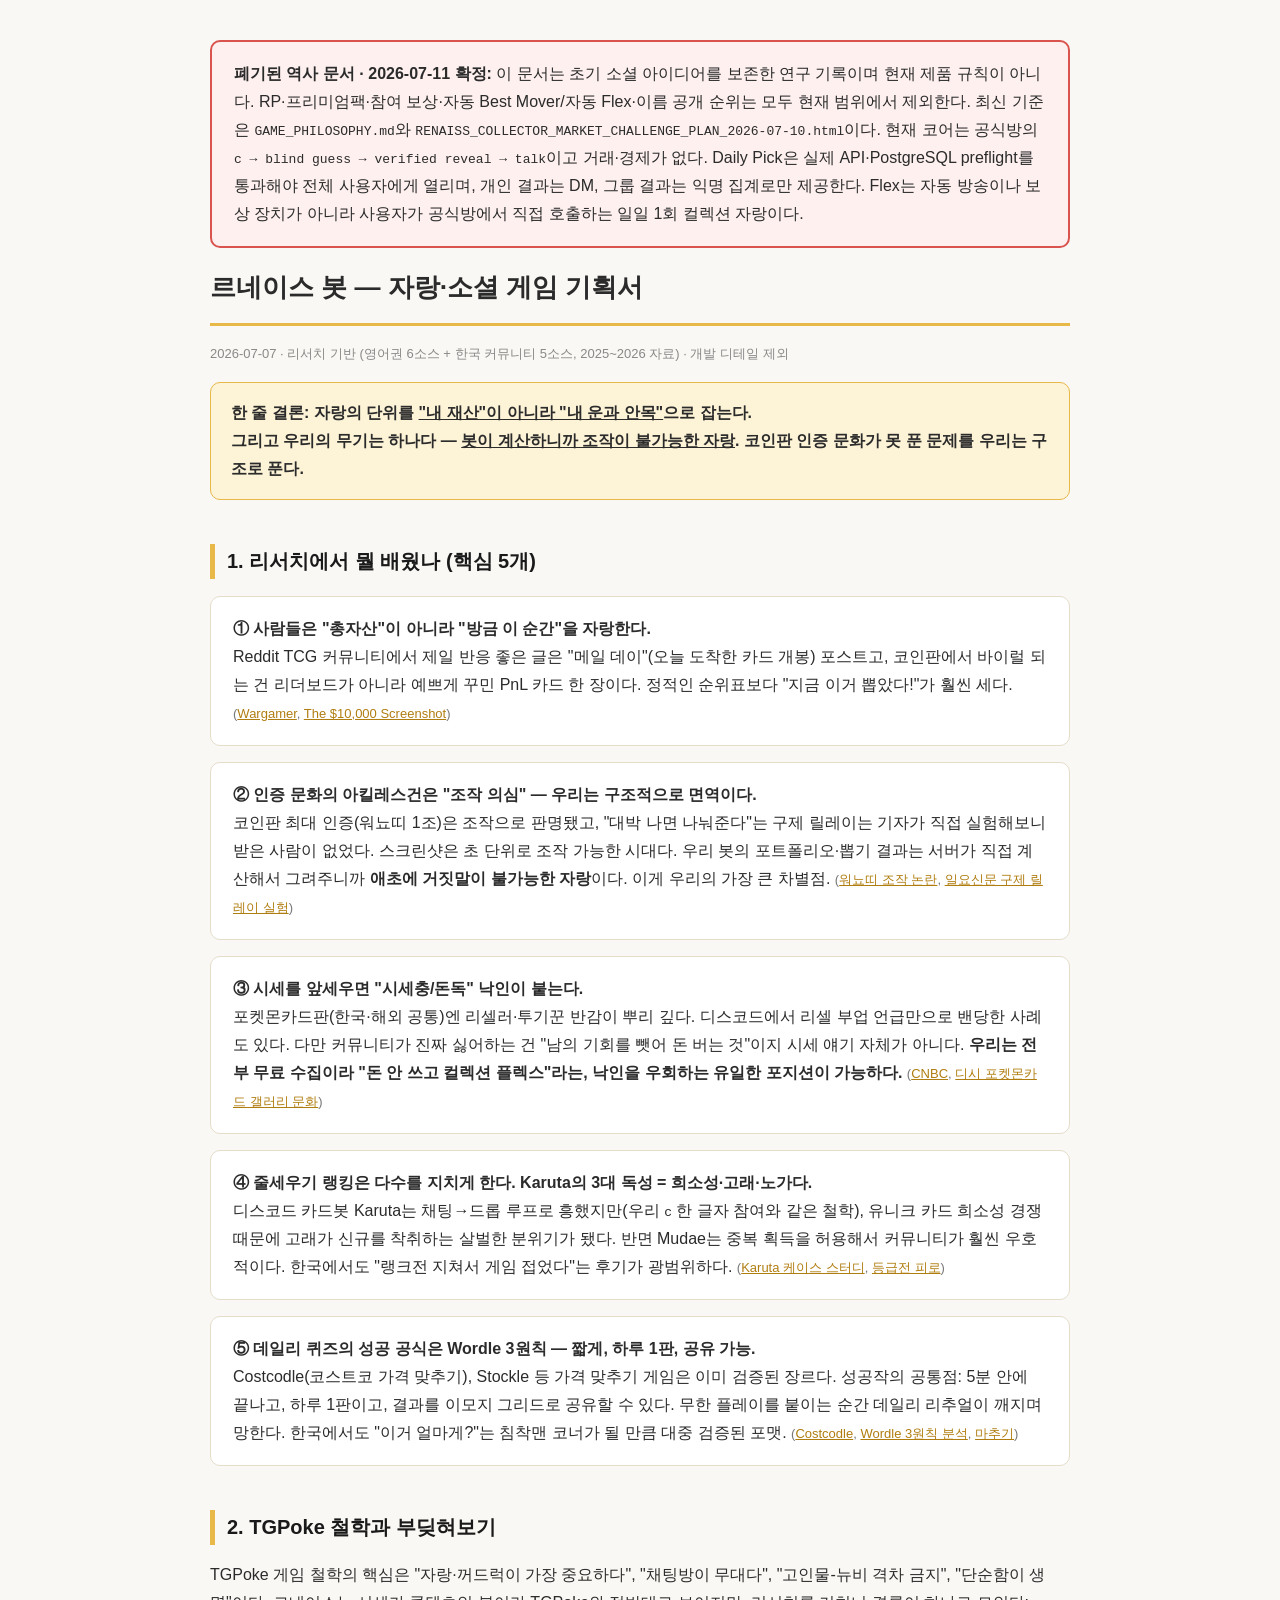
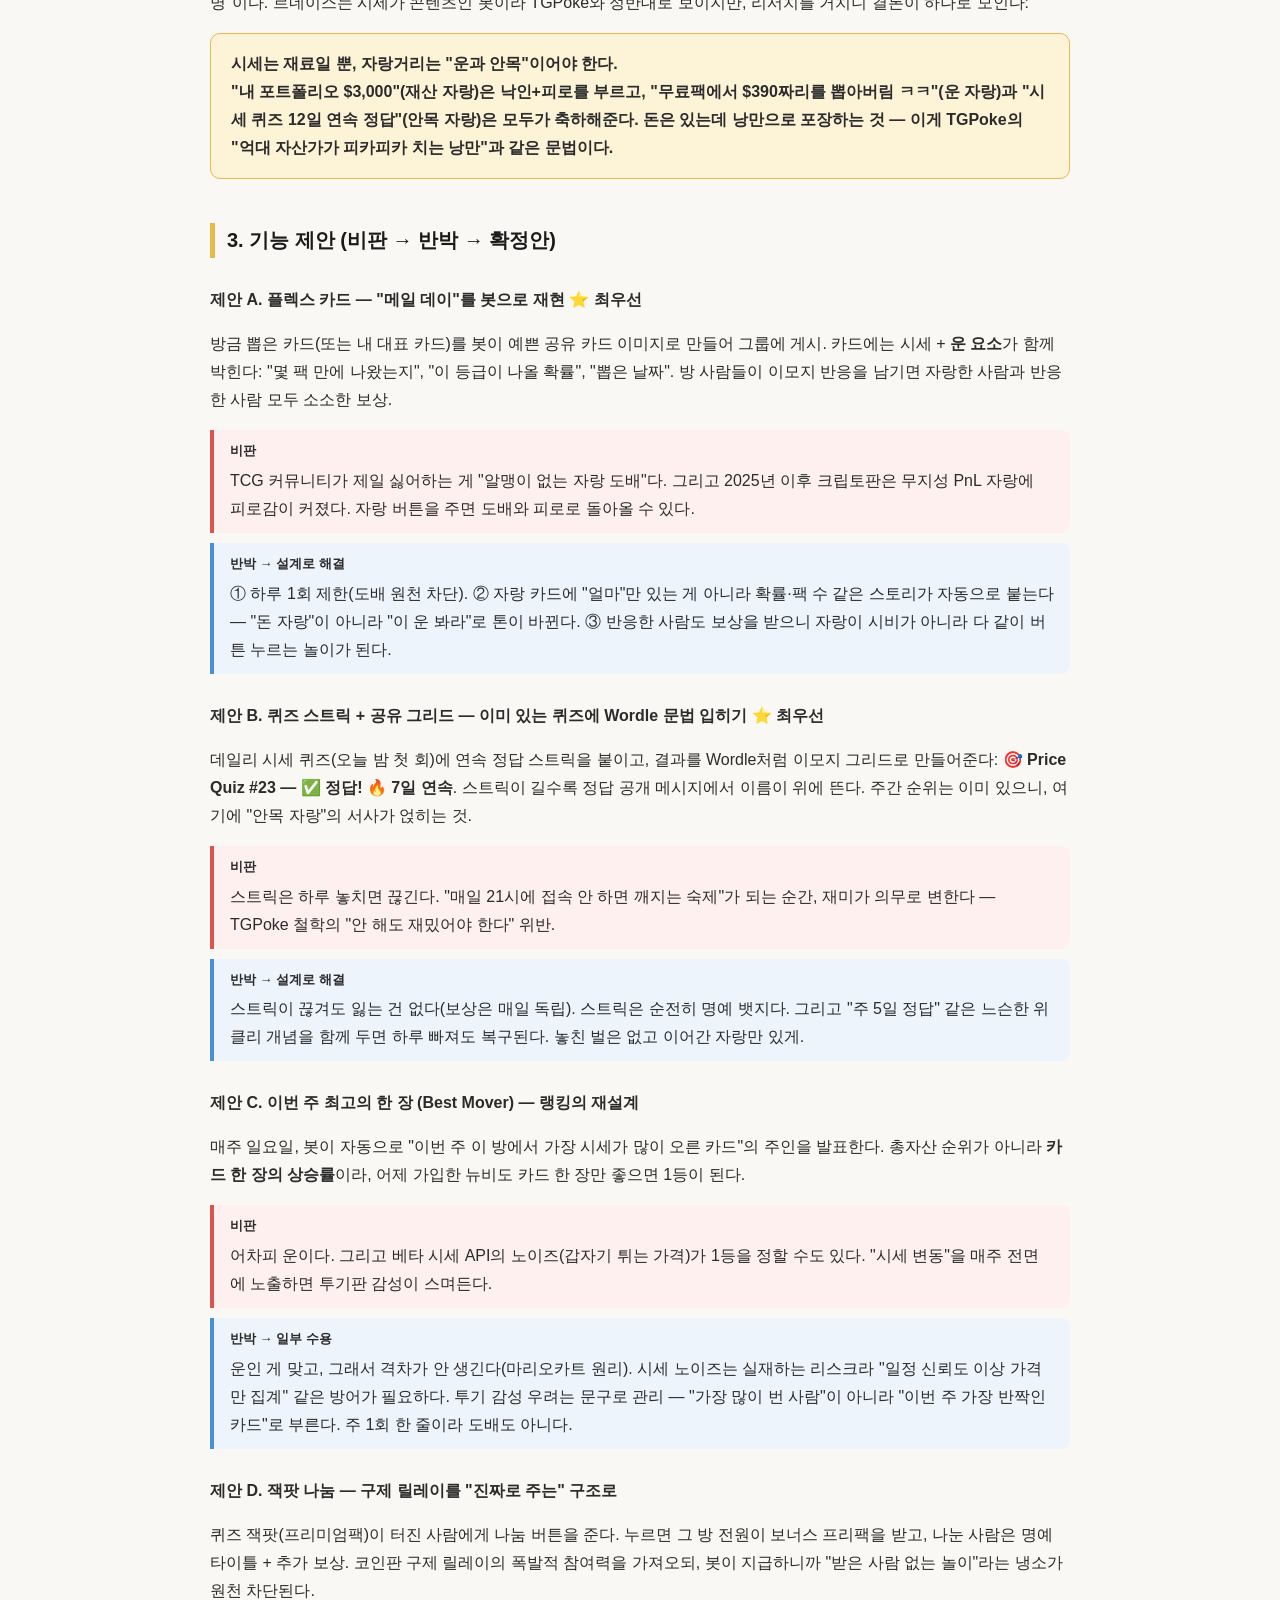
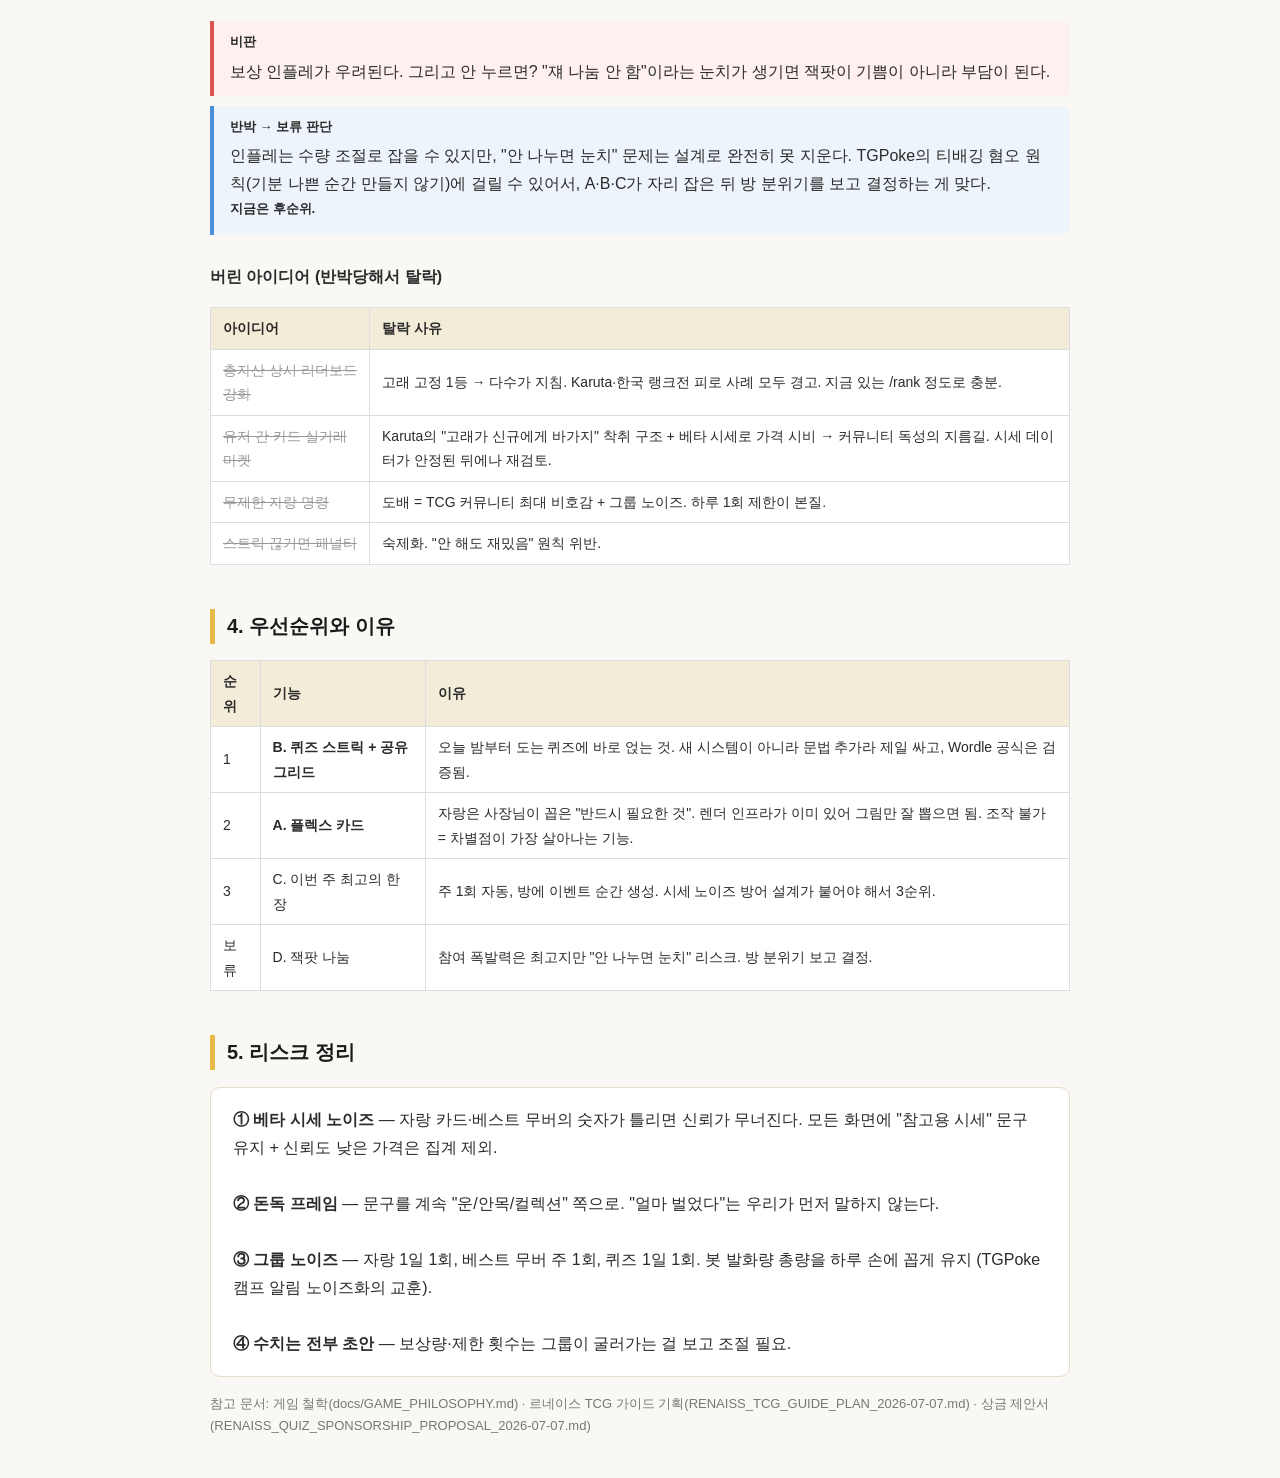
<file: renaiss_bot/docs/RENAISS_SOCIAL_FLEX_PLAN_2026-07-07.html>
<!DOCTYPE html>
<html lang="ko">
<head>
<meta charset="UTF-8">
<title>르네이스 봇 자랑·소셜 게임 기획서 (2026-07-07)</title>
<style>
  body { font-family: 'Pretendard', 'Malgun Gothic', sans-serif; max-width: 860px; margin: 40px auto; padding: 0 24px; line-height: 1.75; color: #2b2b2b; background: #faf8f4; }
  h1 { font-size: 26px; border-bottom: 3px solid #e8b849; padding-bottom: 12px; }
  h2 { font-size: 20px; margin-top: 44px; color: #1a1a1a; border-left: 5px solid #e8b849; padding-left: 12px; }
  h3 { font-size: 16px; margin-top: 28px; }
  .meta { color: #888; font-size: 13px; }
  .box { background: #fff; border: 1px solid #e5ddca; border-radius: 10px; padding: 18px 22px; margin: 16px 0; }
  .verdict { background: #fdf3d7; border: 1px solid #e8b849; border-radius: 10px; padding: 16px 20px; margin: 16px 0; font-weight: 600; }
  .critique { border-left: 4px solid #d9534f; background: #fdf0ef; padding: 10px 16px; margin: 10px 0; border-radius: 0 8px 8px 0; }
  .rebuttal { border-left: 4px solid #4a90d9; background: #eef4fb; padding: 10px 16px; margin: 10px 0; border-radius: 0 8px 8px 0; }
  .critique b, .rebuttal b { display: block; font-size: 13px; margin-bottom: 4px; }
  table { border-collapse: collapse; width: 100%; margin: 14px 0; font-size: 14px; background: #fff; }
  th, td { border: 1px solid #ddd; padding: 8px 12px; text-align: left; }
  th { background: #f3ecd9; }
  a { color: #b07d10; }
  .drop { color: #999; text-decoration: line-through; }
  .small { font-size: 13px; color: #777; }
</style>
</head>
<body>

<div class="box" style="border:2px solid #d9534f;background:#fdf0ef">
<b>폐기된 역사 문서 · 2026-07-11 확정:</b>
이 문서는 초기 소셜 아이디어를 보존한 연구 기록이며 현재 제품 규칙이 아니다.
RP·프리미엄팩·참여 보상·자동 Best Mover/자동 Flex·이름 공개 순위는 모두 현재 범위에서 제외한다.
최신 기준은 <code>GAME_PHILOSOPHY.md</code>와 <code>RENAISS_COLLECTOR_MARKET_CHALLENGE_PLAN_2026-07-10.html</code>이다.
현재 코어는 공식방의 <code>c → blind guess → verified reveal → talk</code>이고 거래·경제가 없다.
Daily Pick은 실제 API·PostgreSQL preflight를 통과해야 전체 사용자에게 열리며, 개인 결과는 DM, 그룹 결과는 익명 집계로만 제공한다.
Flex는 자동 방송이나 보상 장치가 아니라 사용자가 공식방에서 직접 호출하는 일일 1회 컬렉션 자랑이다.
</div>

<h1>르네이스 봇 — 자랑·소셜 게임 기획서</h1>
<p class="meta">2026-07-07 · 리서치 기반 (영어권 6소스 + 한국 커뮤니티 5소스, 2025~2026 자료) · 개발 디테일 제외</p>

<div class="verdict">
한 줄 결론: 자랑의 단위를 <u>"내 재산"이 아니라 "내 운과 안목"</u>으로 잡는다.<br>
그리고 우리의 무기는 하나다 — <u>봇이 계산하니까 조작이 불가능한 자랑</u>. 코인판 인증 문화가 못 푼 문제를 우리는 구조로 푼다.
</div>

<h2>1. 리서치에서 뭘 배웠나 (핵심 5개)</h2>

<div class="box">
<b>① 사람들은 "총자산"이 아니라 "방금 이 순간"을 자랑한다.</b><br>
Reddit TCG 커뮤니티에서 제일 반응 좋은 글은 "메일 데이"(오늘 도착한 카드 개봉) 포스트고, 코인판에서 바이럴 되는 건 리더보드가 아니라 예쁘게 꾸민 PnL 카드 한 장이다. 정적인 순위표보다 "지금 이거 뽑았다!"가 훨씬 세다.
<span class="small">(<a href="https://www.wargamer.com/pokemon-trading-card-game/scalper-versus-reseller">Wargamer</a>, <a href="https://parthsamin.medium.com/the-10-000-screenshot-why-crypto-trading-has-a-trust-problem-and-how-we-can-fix-it-24beef2309e1">The $10,000 Screenshot</a>)</span>
</div>

<div class="box">
<b>② 인증 문화의 아킬레스건은 "조작 의심" — 우리는 구조적으로 면역이다.</b><br>
코인판 최대 인증(워뇨띠 1조)은 조작으로 판명됐고, "대박 나면 나눠준다"는 구제 릴레이는 기자가 직접 실험해보니 받은 사람이 없었다. 스크린샷은 초 단위로 조작 가능한 시대다. 우리 봇의 포트폴리오·뽑기 결과는 서버가 직접 계산해서 그려주니까 <b>애초에 거짓말이 불가능한 자랑</b>이다. 이게 우리의 가장 큰 차별점.
<span class="small">(<a href="https://namu.wiki/w/%EC%9B%8C%EB%87%A8%EB%9D%A0">워뇨띠 조작 논란</a>, <a href="https://www.ilyo.co.kr/?ac=article_view&amp;entry_id=287125">일요신문 구제 릴레이 실험</a>)</span>
</div>

<div class="box">
<b>③ 시세를 앞세우면 "시세충/돈독" 낙인이 붙는다.</b><br>
포켓몬카드판(한국·해외 공통)엔 리셀러·투기꾼 반감이 뿌리 깊다. 디스코드에서 리셀 부업 언급만으로 밴당한 사례도 있다. 다만 커뮤니티가 진짜 싫어하는 건 "남의 기회를 뺏어 돈 버는 것"이지 시세 얘기 자체가 아니다. <b>우리는 전부 무료 수집이라 "돈 안 쓰고 컬렉션 플렉스"라는, 낙인을 우회하는 유일한 포지션이 가능하다.</b>
<span class="small">(<a href="https://www.cnbc.com/2026/05/22/pokemon-cards-crypto-market-resale-logan-paul.html">CNBC</a>, <a href="https://namu.wiki/w/%ED%8F%AC%EC%BC%93%EB%AA%AC%20%EC%B9%B4%EB%93%9C%20%EA%B2%8C%EC%9E%84%20%EB%A7%88%EC%9D%B4%EB%84%88%20%EA%B0%A4%EB%9F%AC%EB%A6%AC">디시 포켓몬카드 갤러리 문화</a>)</span>
</div>

<div class="box">
<b>④ 줄세우기 랭킹은 다수를 지치게 한다. Karuta의 3대 독성 = 희소성·고래·노가다.</b><br>
디스코드 카드봇 Karuta는 채팅→드롭 루프로 흥했지만(우리 <code>c</code> 한 글자 참여와 같은 철학), 유니크 카드 희소성 경쟁 때문에 고래가 신규를 착취하는 살벌한 분위기가 됐다. 반면 Mudae는 중복 획득을 허용해서 커뮤니티가 훨씬 우호적이다. 한국에서도 "랭크전 지쳐서 게임 접었다"는 후기가 광범위하다.
<span class="small">(<a href="https://blog.communityone.io/karuta-part-2-nfts-monetization-and-community-dynamics-lessons-for-developers/">Karuta 케이스 스터디</a>, <a href="https://namu.wiki/w/%EB%93%B1%EA%B8%89%EC%A0%84">등급전 피로</a>)</span>
</div>

<div class="box">
<b>⑤ 데일리 퀴즈의 성공 공식은 Wordle 3원칙 — 짧게, 하루 1판, 공유 가능.</b><br>
Costcodle(코스트코 가격 맞추기), Stockle 등 가격 맞추기 게임은 이미 검증된 장르다. 성공작의 공통점: 5분 안에 끝나고, 하루 1판이고, 결과를 이모지 그리드로 공유할 수 있다. 무한 플레이를 붙이는 순간 데일리 리추얼이 깨지며 망한다. 한국에서도 "이거 얼마게?"는 침착맨 코너가 될 만큼 대중 검증된 포맷.
<span class="small">(<a href="https://costcodle.com/">Costcodle</a>, <a href="https://thinkygames.com/features/tired-of-wordle-and-connections-try-these-6-fun-daily-puzzle-games-that-will-get-you-thinking/">Wordle 3원칙 분석</a>, <a href="https://machugi.io/quiz/JHIhp5DKJ8VRvFANbplm">마추기</a>)</span>
</div>

<h2>2. TGPoke 철학과 부딪혀보기</h2>
<p>TGPoke 게임 철학의 핵심은 "자랑·꺼드럭이 가장 중요하다", "채팅방이 무대다", "고인물-뉴비 격차 금지", "단순함이 생명"이다. 르네이스는 시세가 콘텐츠인 봇이라 TGPoke와 정반대로 보이지만, 리서치를 거치니 결론이 하나로 모인다:</p>
<div class="verdict">
시세는 재료일 뿐, 자랑거리는 "운과 안목"이어야 한다.<br>
"내 포트폴리오 $3,000"(재산 자랑)은 낙인+피로를 부르고, "무료팩에서 $390짜리를 뽑아버림 ㅋㅋ"(운 자랑)과 "시세 퀴즈 12일 연속 정답"(안목 자랑)은 모두가 축하해준다. 돈은 있는데 낭만으로 포장하는 것 — 이게 TGPoke의 "억대 자산가가 피카피카 치는 낭만"과 같은 문법이다.
</div>

<h2>3. 기능 제안 (비판 → 반박 → 확정안)</h2>

<h3>제안 A. 플렉스 카드 — "메일 데이"를 봇으로 재현 ⭐ 최우선</h3>
<p>방금 뽑은 카드(또는 내 대표 카드)를 봇이 예쁜 공유 카드 이미지로 만들어 그룹에 게시. 카드에는 시세 + <b>운 요소</b>가 함께 박힌다: "몇 팩 만에 나왔는지", "이 등급이 나올 확률", "뽑은 날짜". 방 사람들이 이모지 반응을 남기면 자랑한 사람과 반응한 사람 모두 소소한 보상.</p>
<div class="critique"><b>비판</b>TCG 커뮤니티가 제일 싫어하는 게 "알맹이 없는 자랑 도배"다. 그리고 2025년 이후 크립토판은 무지성 PnL 자랑에 피로감이 커졌다. 자랑 버튼을 주면 도배와 피로로 돌아올 수 있다.</div>
<div class="rebuttal"><b>반박 → 설계로 해결</b>① 하루 1회 제한(도배 원천 차단). ② 자랑 카드에 "얼마"만 있는 게 아니라 확률·팩 수 같은 스토리가 자동으로 붙는다 — "돈 자랑"이 아니라 "이 운 봐라"로 톤이 바뀐다. ③ 반응한 사람도 보상을 받으니 자랑이 시비가 아니라 다 같이 버튼 누르는 놀이가 된다.</div>

<h3>제안 B. 퀴즈 스트릭 + 공유 그리드 — 이미 있는 퀴즈에 Wordle 문법 입히기 ⭐ 최우선</h3>
<p>데일리 시세 퀴즈(오늘 밤 첫 회)에 연속 정답 스트릭을 붙이고, 결과를 Wordle처럼 이모지 그리드로 만들어준다: <b>🎯 Price Quiz #23 — ✅ 정답! 🔥 7일 연속</b>. 스트릭이 길수록 정답 공개 메시지에서 이름이 위에 뜬다. 주간 순위는 이미 있으니, 여기에 "안목 자랑"의 서사가 얹히는 것.</p>
<div class="critique"><b>비판</b>스트릭은 하루 놓치면 끊긴다. "매일 21시에 접속 안 하면 깨지는 숙제"가 되는 순간, 재미가 의무로 변한다 — TGPoke 철학의 "안 해도 재밌어야 한다" 위반.</div>
<div class="rebuttal"><b>반박 → 설계로 해결</b>스트릭이 끊겨도 잃는 건 없다(보상은 매일 독립). 스트릭은 순전히 명예 뱃지다. 그리고 "주 5일 정답" 같은 느슨한 위클리 개념을 함께 두면 하루 빠져도 복구된다. 놓친 벌은 없고 이어간 자랑만 있게.</div>

<h3>제안 C. 이번 주 최고의 한 장 (Best Mover) — 랭킹의 재설계</h3>
<p>매주 일요일, 봇이 자동으로 "이번 주 이 방에서 가장 시세가 많이 오른 카드"의 주인을 발표한다. 총자산 순위가 아니라 <b>카드 한 장의 상승률</b>이라, 어제 가입한 뉴비도 카드 한 장만 좋으면 1등이 된다.</p>
<div class="critique"><b>비판</b>어차피 운이다. 그리고 베타 시세 API의 노이즈(갑자기 튀는 가격)가 1등을 정할 수도 있다. "시세 변동"을 매주 전면에 노출하면 투기판 감성이 스며든다.</div>
<div class="rebuttal"><b>반박 → 일부 수용</b>운인 게 맞고, 그래서 격차가 안 생긴다(마리오카트 원리). 시세 노이즈는 실재하는 리스크라 "일정 신뢰도 이상 가격만 집계" 같은 방어가 필요하다. 투기 감성 우려는 문구로 관리 — "가장 많이 번 사람"이 아니라 "이번 주 가장 반짝인 카드"로 부른다. 주 1회 한 줄이라 도배도 아니다.</div>

<h3>제안 D. 잭팟 나눔 — 구제 릴레이를 "진짜로 주는" 구조로</h3>
<p>퀴즈 잭팟(프리미엄팩)이 터진 사람에게 나눔 버튼을 준다. 누르면 그 방 전원이 보너스 프리팩을 받고, 나눈 사람은 명예 타이틀 + 추가 보상. 코인판 구제 릴레이의 폭발적 참여력을 가져오되, 봇이 지급하니까 "받은 사람 없는 놀이"라는 냉소가 원천 차단된다.</p>
<div class="critique"><b>비판</b>보상 인플레가 우려된다. 그리고 안 누르면? "쟤 나눔 안 함"이라는 눈치가 생기면 잭팟이 기쁨이 아니라 부담이 된다.</div>
<div class="rebuttal"><b>반박 → 보류 판단</b>인플레는 수량 조절로 잡을 수 있지만, "안 나누면 눈치" 문제는 설계로 완전히 못 지운다. TGPoke의 티배깅 혐오 원칙(기분 나쁜 순간 만들지 않기)에 걸릴 수 있어서, A·B·C가 자리 잡은 뒤 방 분위기를 보고 결정하는 게 맞다. <b>지금은 후순위.</b></div>

<h3>버린 아이디어 (반박당해서 탈락)</h3>
<table>
<tr><th>아이디어</th><th>탈락 사유</th></tr>
<tr><td class="drop">총자산 상시 리더보드 강화</td><td>고래 고정 1등 → 다수가 지침. Karuta·한국 랭크전 피로 사례 모두 경고. 지금 있는 /rank 정도로 충분.</td></tr>
<tr><td class="drop">유저 간 카드 실거래 마켓</td><td>Karuta의 "고래가 신규에게 바가지" 착취 구조 + 베타 시세로 가격 시비 → 커뮤니티 독성의 지름길. 시세 데이터가 안정된 뒤에나 재검토.</td></tr>
<tr><td class="drop">무제한 자랑 명령</td><td>도배 = TCG 커뮤니티 최대 비호감 + 그룹 노이즈. 하루 1회 제한이 본질.</td></tr>
<tr><td class="drop">스트릭 끊기면 페널티</td><td>숙제화. "안 해도 재밌음" 원칙 위반.</td></tr>
</table>

<h2>4. 우선순위와 이유</h2>
<table>
<tr><th>순위</th><th>기능</th><th>이유</th></tr>
<tr><td>1</td><td><b>B. 퀴즈 스트릭 + 공유 그리드</b></td><td>오늘 밤부터 도는 퀴즈에 바로 얹는 것. 새 시스템이 아니라 문법 추가라 제일 싸고, Wordle 공식은 검증됨.</td></tr>
<tr><td>2</td><td><b>A. 플렉스 카드</b></td><td>자랑은 사장님이 꼽은 "반드시 필요한 것". 렌더 인프라가 이미 있어 그림만 잘 뽑으면 됨. 조작 불가 = 차별점이 가장 살아나는 기능.</td></tr>
<tr><td>3</td><td>C. 이번 주 최고의 한 장</td><td>주 1회 자동, 방에 이벤트 순간 생성. 시세 노이즈 방어 설계가 붙어야 해서 3순위.</td></tr>
<tr><td>보류</td><td>D. 잭팟 나눔</td><td>참여 폭발력은 최고지만 "안 나누면 눈치" 리스크. 방 분위기 보고 결정.</td></tr>
</table>

<h2>5. 리스크 정리</h2>
<div class="box">
<b>① 베타 시세 노이즈</b> — 자랑 카드·베스트 무버의 숫자가 틀리면 신뢰가 무너진다. 모든 화면에 "참고용 시세" 문구 유지 + 신뢰도 낮은 가격은 집계 제외.<br><br>
<b>② 돈독 프레임</b> — 문구를 계속 "운/안목/컬렉션" 쪽으로. "얼마 벌었다"는 우리가 먼저 말하지 않는다.<br><br>
<b>③ 그룹 노이즈</b> — 자랑 1일 1회, 베스트 무버 주 1회, 퀴즈 1일 1회. 봇 발화량 총량을 하루 손에 꼽게 유지 (TGPoke 캠프 알림 노이즈화의 교훈).<br><br>
<b>④ 수치는 전부 초안</b> — 보상량·제한 횟수는 그룹이 굴러가는 걸 보고 조절 필요.
</div>

<p class="small">참고 문서: 게임 철학(docs/GAME_PHILOSOPHY.md) · 르네이스 TCG 가이드 기획(RENAISS_TCG_GUIDE_PLAN_2026-07-07.md) · 상금 제안서(RENAISS_QUIZ_SPONSORSHIP_PROPOSAL_2026-07-07.md)</p>

</body>
</html>
</file>
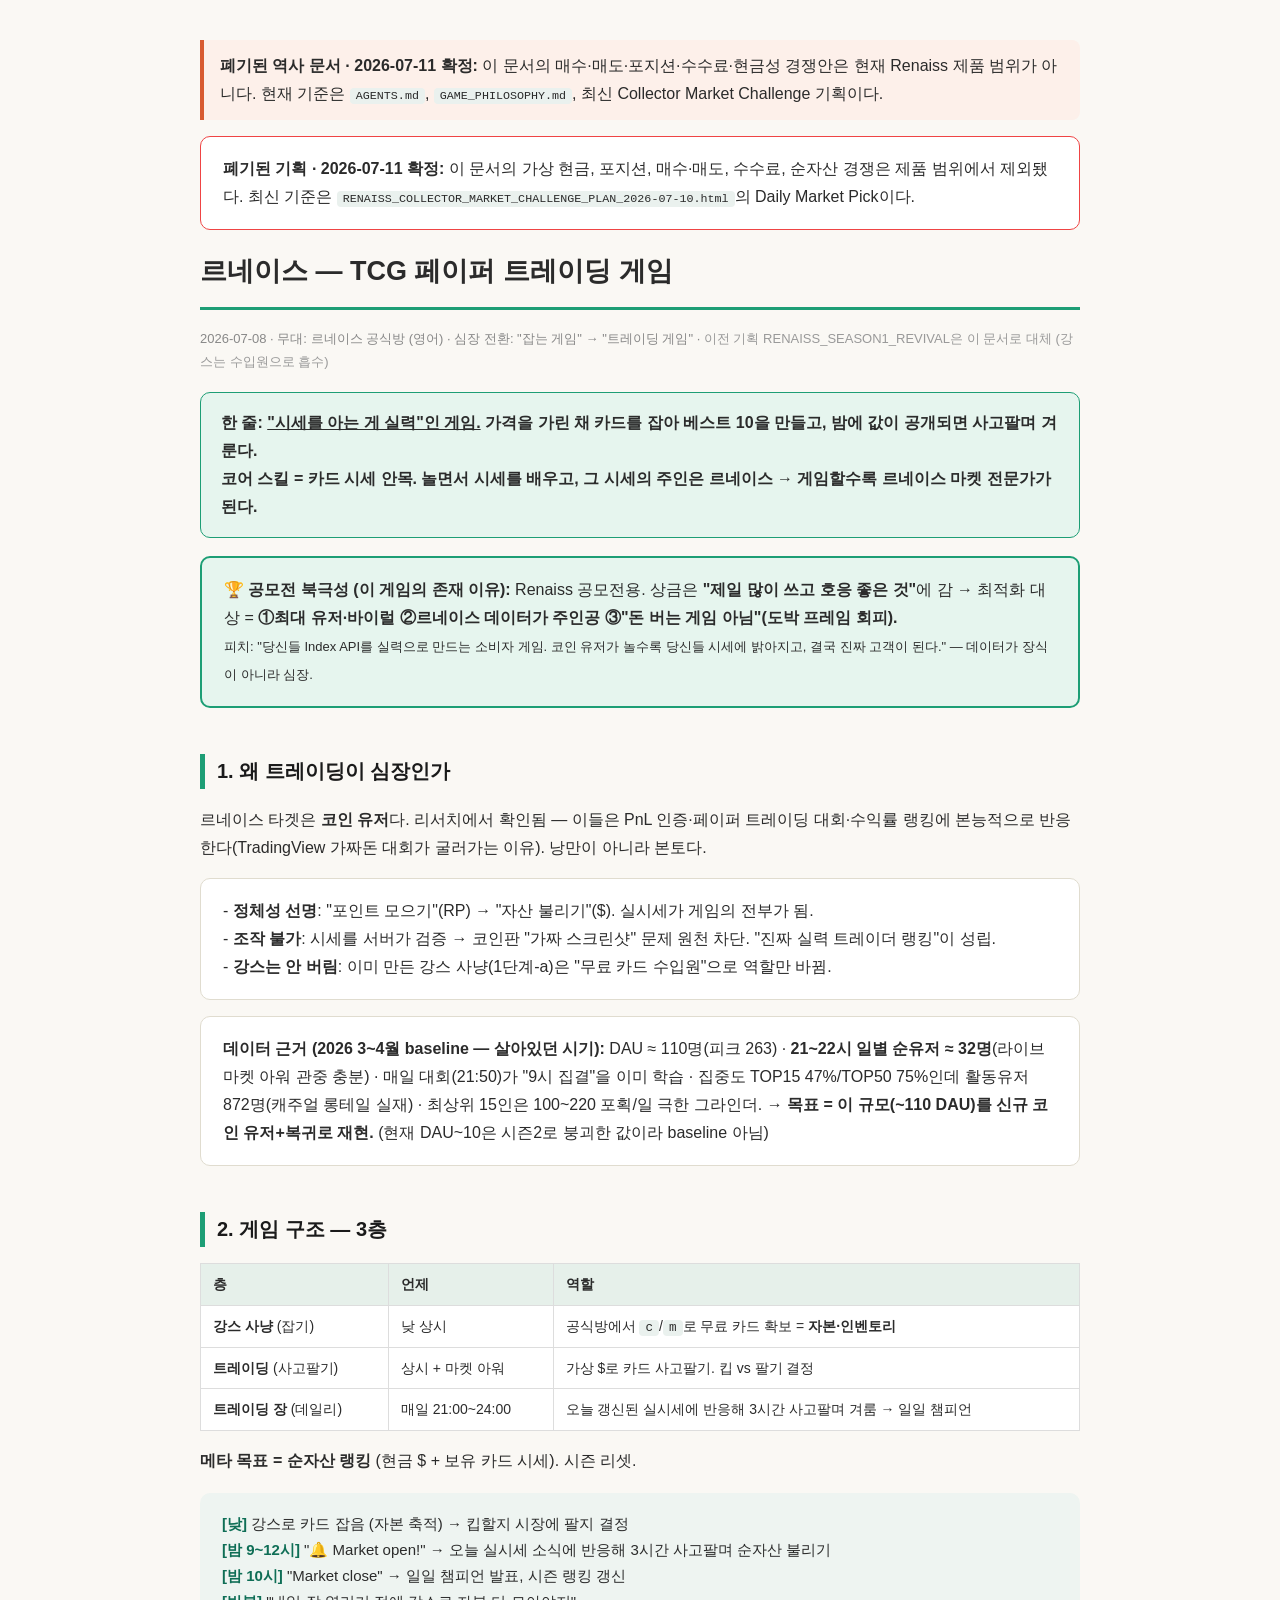
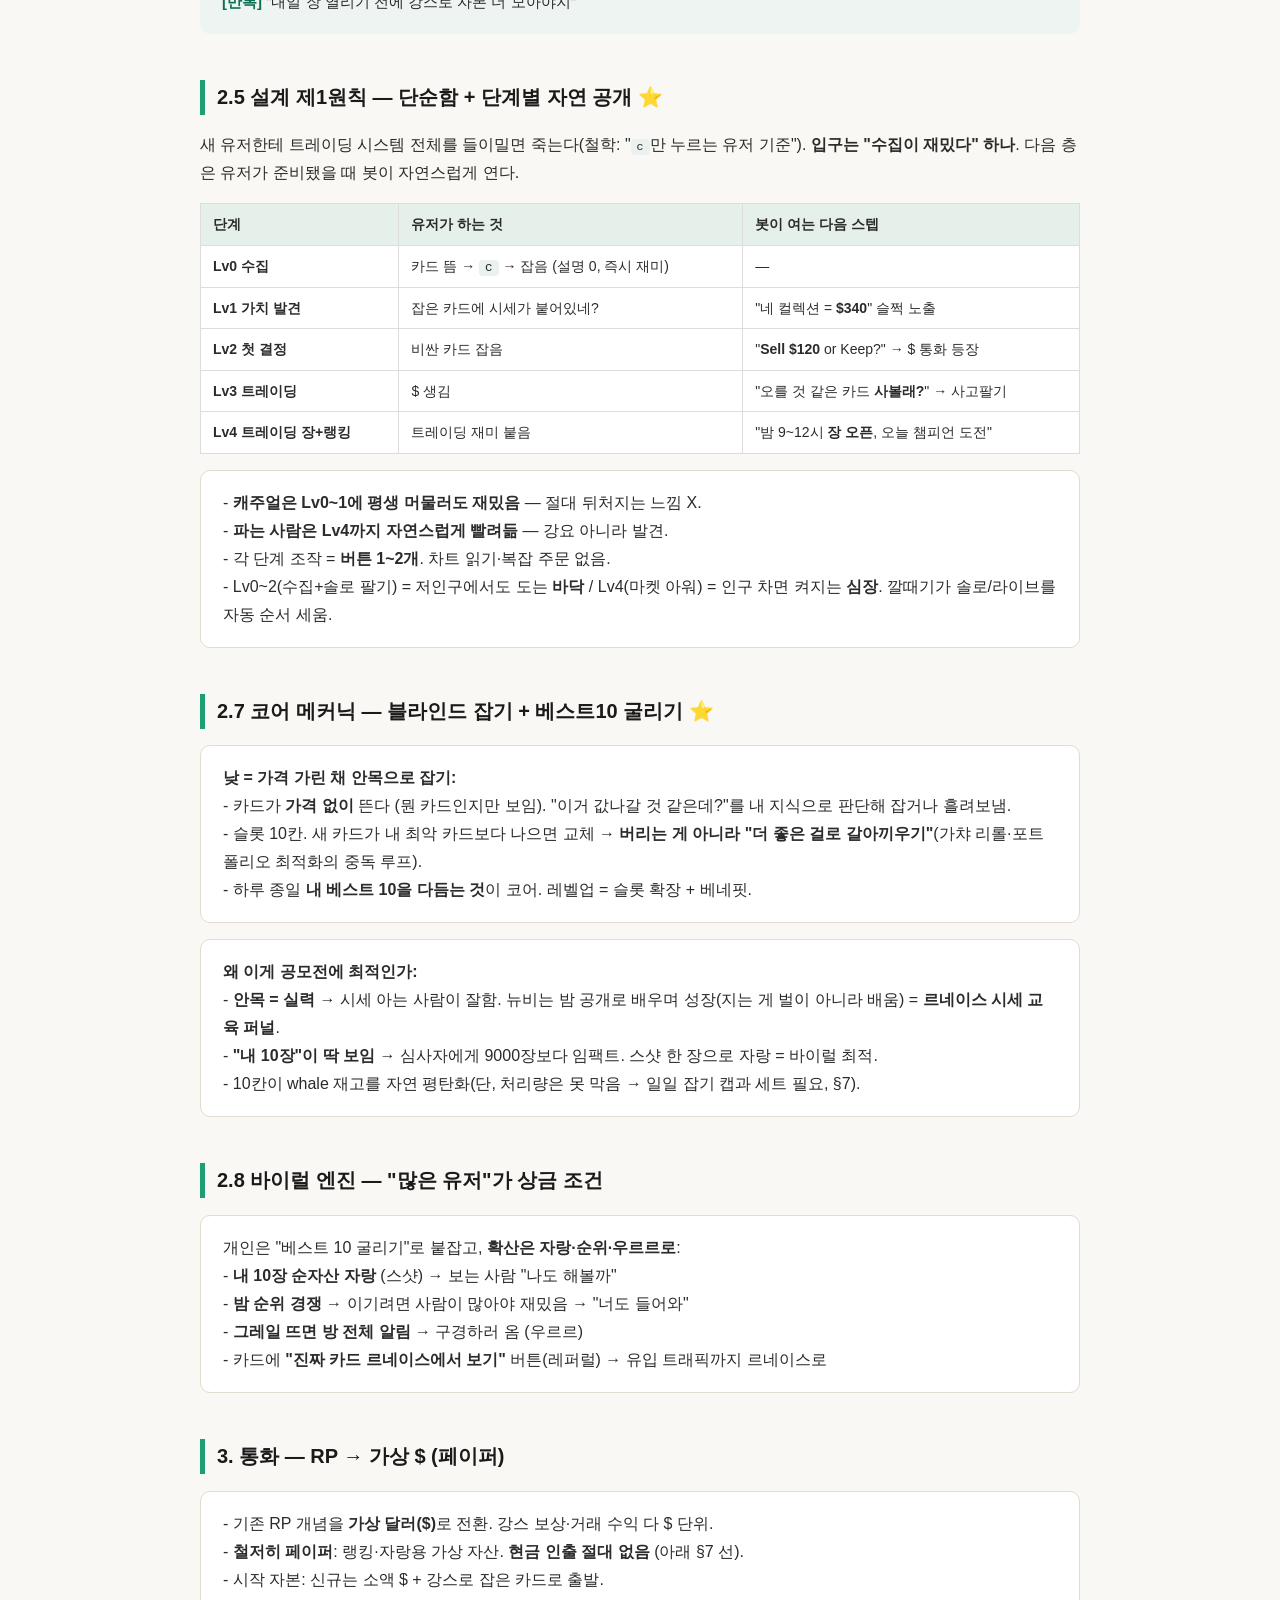
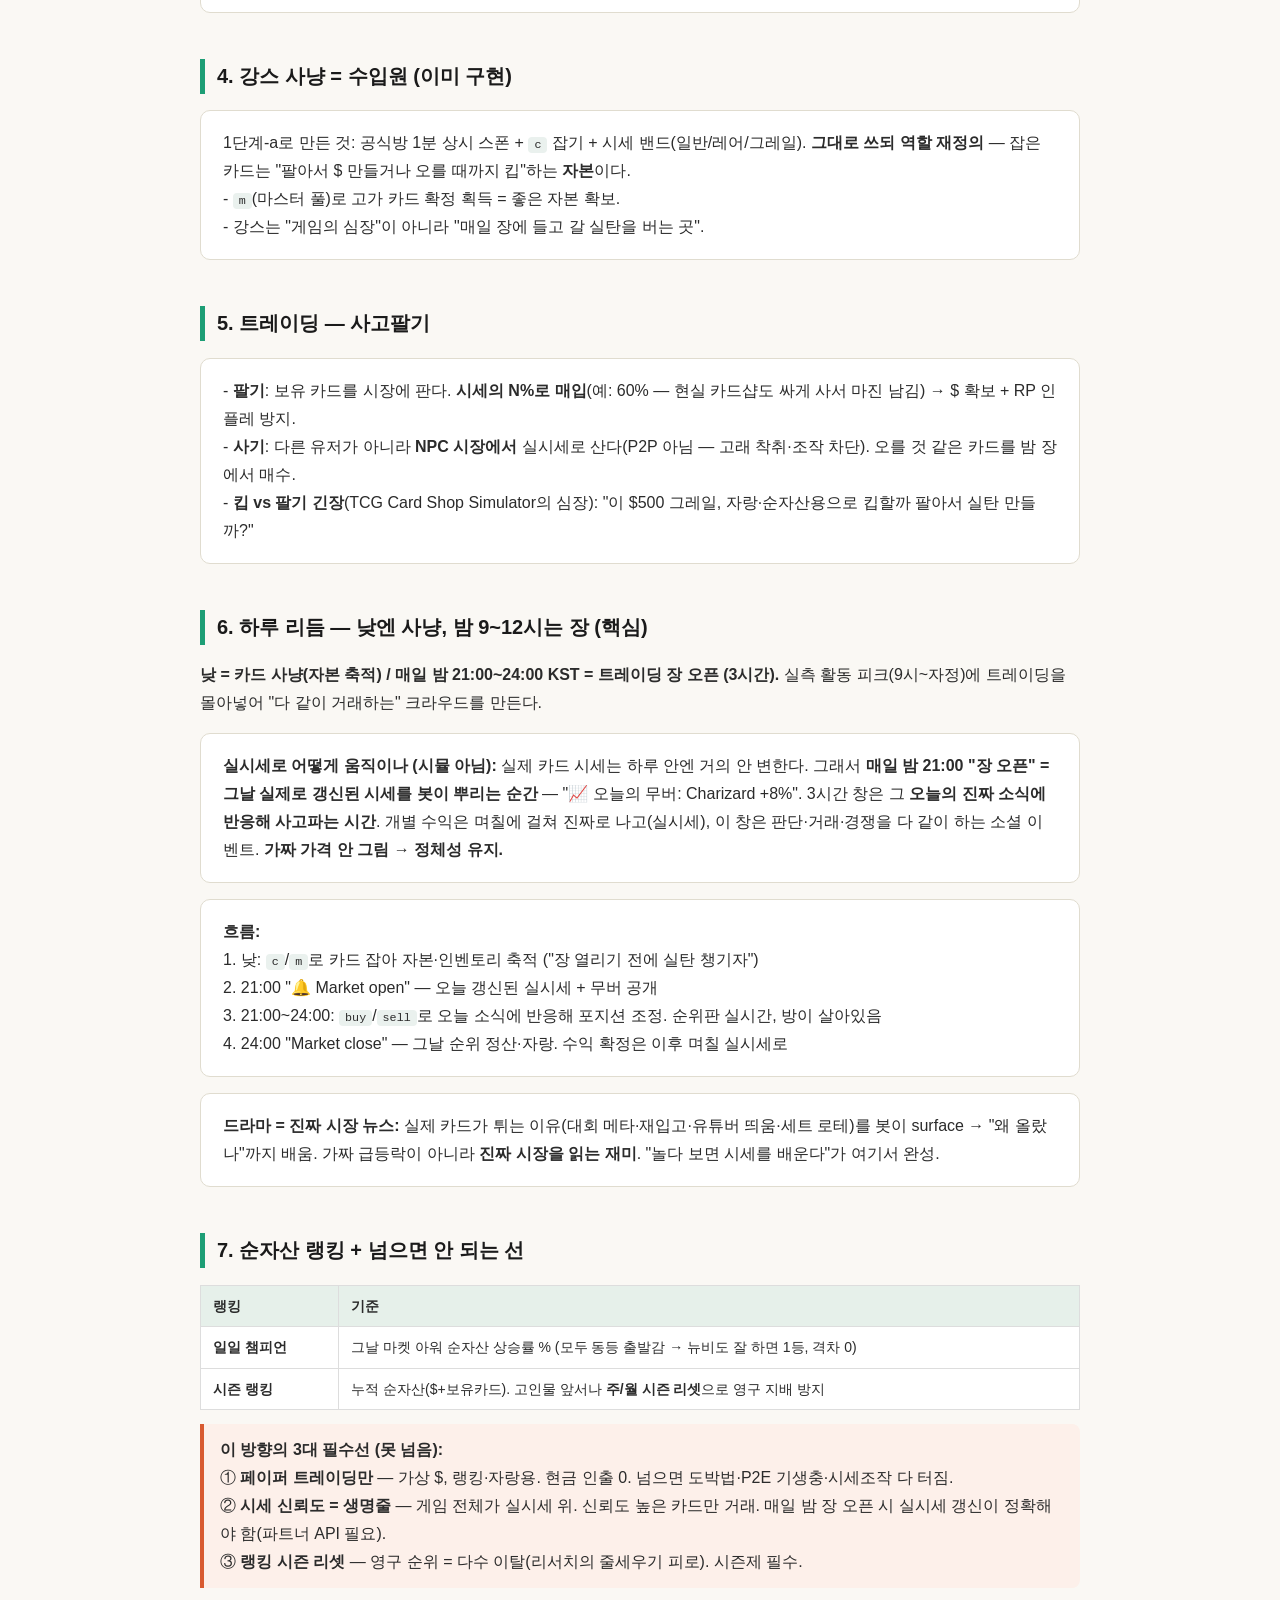
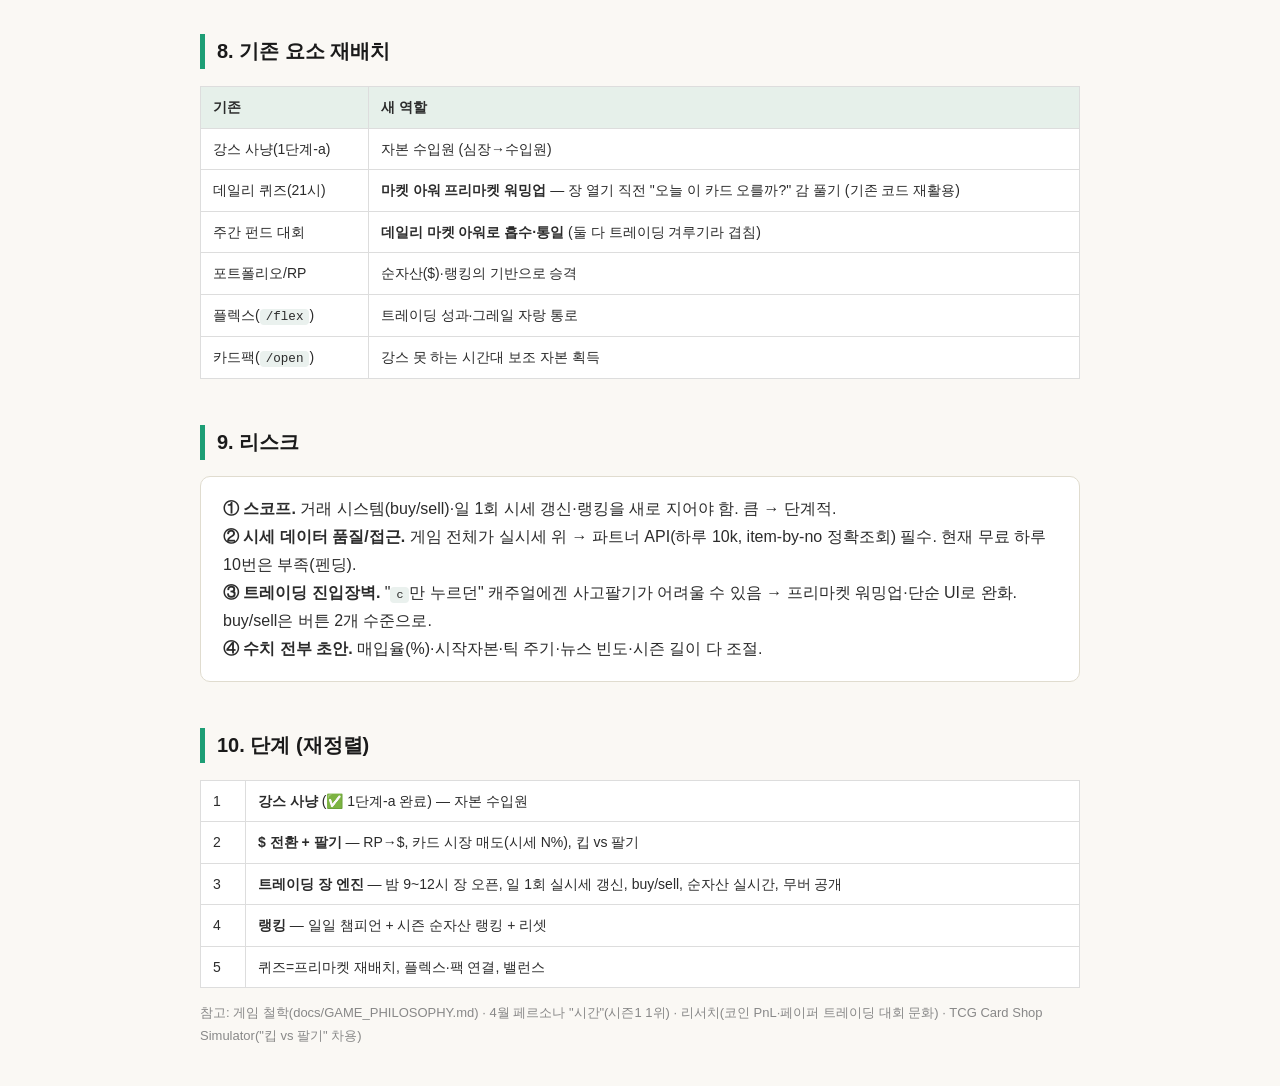
<file: renaiss_bot/docs/RENAISS_TRADING_GAME_PLAN_2026-07-08.html>
<!DOCTYPE html>
<html lang="ko">
<head>
<meta charset="UTF-8">
<title>르네이스 — TCG 페이퍼 트레이딩 게임 기획서 (2026-07-08)</title>
<style>
  body { font-family: 'Pretendard', 'Malgun Gothic', sans-serif; max-width: 880px; margin: 40px auto; padding: 0 24px; line-height: 1.75; color: #2b2b2b; background: #faf8f4; }
  h1 { font-size: 27px; border-bottom: 3px solid #1d9e75; padding-bottom: 12px; }
  h2 { font-size: 20px; margin-top: 46px; color: #1a1a1a; border-left: 5px solid #1d9e75; padding-left: 12px; }
  h3 { font-size: 16px; margin-top: 26px; }
  .meta { color: #888; font-size: 13px; }
  .box { background: #fff; border: 1px solid #e0dccf; border-radius: 10px; padding: 18px 22px; margin: 16px 0; }
  .verdict { background: #e6f5ee; border: 1px solid #1d9e75; border-radius: 10px; padding: 16px 20px; margin: 18px 0; font-weight: 600; }
  .loop { background: #eef4f1; border-radius: 10px; padding: 18px 22px; margin: 18px 0; font-size: 15px; }
  .loop b { color: #0f6e56; }
  .warn { background: #fdf0ea; border-left: 4px solid #d85a30; padding: 12px 16px; margin: 14px 0; border-radius: 0 8px 8px 0; }
  table { border-collapse: collapse; width: 100%; margin: 14px 0; font-size: 14px; background: #fff; }
  th, td { border: 1px solid #ddd; padding: 8px 12px; text-align: left; vertical-align: top; }
  th { background: #e6f0ea; }
  code { background: #eaf1ee; padding: 1px 6px; border-radius: 4px; font-size: 90%; }
  .old { color: #999; }
</style>
</head>
<body>
<div class="warn"><b>폐기된 역사 문서 · 2026-07-11 확정:</b> 이 문서의 매수·매도·포지션·수수료·현금성 경쟁안은 현재 Renaiss 제품 범위가 아니다. 현재 기준은 <code>AGENTS.md</code>, <code>GAME_PHILOSOPHY.md</code>, 최신 Collector Market Challenge 기획이다.</div>
<div class="box" style="border-color:#ef4444"><b>폐기된 기획 · 2026-07-11 확정:</b> 이 문서의 가상 현금, 포지션, 매수·매도, 수수료, 순자산 경쟁은 제품 범위에서 제외됐다. 최신 기준은 <code>RENAISS_COLLECTOR_MARKET_CHALLENGE_PLAN_2026-07-10.html</code>의 Daily Market Pick이다.</div>

<h1>르네이스 — TCG 페이퍼 트레이딩 게임</h1>
<p class="meta">2026-07-08 · 무대: 르네이스 공식방 (영어) · 심장 전환: "잡는 게임" → "트레이딩 게임" · <span class="old">이전 기획 RENAISS_SEASON1_REVIVAL은 이 문서로 대체 (강스는 수입원으로 흡수)</span></p>

<div class="verdict">
한 줄: <u>"시세를 아는 게 실력"인 게임.</u> 가격을 가린 채 카드를 잡아 베스트 10을 만들고, 밤에 값이 공개되면 사고팔며 겨룬다.<br>
코어 스킬 = <b>카드 시세 안목</b>. 놀면서 시세를 배우고, 그 시세의 주인은 르네이스 → <b>게임할수록 르네이스 마켓 전문가</b>가 된다.
</div>

<div class="box" style="border:2px solid #1d9e75;background:#e6f5ee">
<b>🏆 공모전 북극성 (이 게임의 존재 이유):</b> Renaiss 공모전용. 상금은 <b>"제일 많이 쓰고 호응 좋은 것"</b>에 감 → 최적화 대상 = <b>①최대 유저·바이럴 ②르네이스 데이터가 주인공 ③"돈 버는 게임 아님"(도박 프레임 회피).</b><br>
<span style="font-size:13px">피치: "당신들 Index API를 실력으로 만드는 소비자 게임. 코인 유저가 놀수록 당신들 시세에 밝아지고, 결국 진짜 고객이 된다." — 데이터가 장식이 아니라 심장.</span>
</div>

<h2>1. 왜 트레이딩이 심장인가</h2>
<p>르네이스 타겟은 <b>코인 유저</b>다. 리서치에서 확인됨 — 이들은 PnL 인증·페이퍼 트레이딩 대회·수익률 랭킹에 본능적으로 반응한다(TradingView 가짜돈 대회가 굴러가는 이유). 낭만이 아니라 본토다.</p>
<div class="box">
- <b>정체성 선명</b>: "포인트 모으기"(RP) → "자산 불리기"($). 실시세가 게임의 전부가 됨.<br>
- <b>조작 불가</b>: 시세를 서버가 검증 → 코인판 "가짜 스크린샷" 문제 원천 차단. "진짜 실력 트레이더 랭킹"이 성립.<br>
- <b>강스는 안 버림</b>: 이미 만든 강스 사냥(1단계-a)은 "무료 카드 수입원"으로 역할만 바뀜.
</div>
<div class="box">
<b>데이터 근거 (2026 3~4월 baseline — 살아있던 시기):</b> DAU ≈ 110명(피크 263) · <b>21~22시 일별 순유저 ≈ 32명</b>(라이브 마켓 아워 관중 충분) · 매일 대회(21:50)가 "9시 집결"을 이미 학습 · 집중도 TOP15 47%/TOP50 75%인데 활동유저 872명(캐주얼 롱테일 실재) · 최상위 15인은 100~220 포획/일 극한 그라인더. <b>→ 목표 = 이 규모(~110 DAU)를 신규 코인 유저+복귀로 재현.</b> (현재 DAU~10은 시즌2로 붕괴한 값이라 baseline 아님)
</div>

<h2>2. 게임 구조 — 3층</h2>
<table>
<tr><th>층</th><th>언제</th><th>역할</th></tr>
<tr><td><b>강스 사냥</b> (잡기)</td><td>낮 상시</td><td>공식방에서 <code>c</code>/<code>m</code>로 무료 카드 확보 = <b>자본·인벤토리</b></td></tr>
<tr><td><b>트레이딩</b> (사고팔기)</td><td>상시 + 마켓 아워</td><td>가상 $로 카드 사고팔기. 킵 vs 팔기 결정</td></tr>
<tr><td><b>트레이딩 장</b> (데일리)</td><td>매일 21:00~24:00</td><td>오늘 갱신된 실시세에 반응해 3시간 사고팔며 겨룸 → 일일 챔피언</td></tr>
</table>
<p><b>메타 목표 = 순자산 랭킹</b> (현금 $ + 보유 카드 시세). 시즌 리셋.</p>

<div class="loop">
<b>[낮]</b> 강스로 카드 잡음 (자본 축적) → 킵할지 시장에 팔지 결정<br>
<b>[밤 9~12시]</b> "🔔 Market open!" → 오늘 실시세 소식에 반응해 3시간 사고팔며 순자산 불리기<br>
<b>[밤 10시]</b> "Market close" → 일일 챔피언 발표, 시즌 랭킹 갱신<br>
<b>[반복]</b> "내일 장 열리기 전에 강스로 자본 더 모아야지"
</div>

<h2>2.5 설계 제1원칙 — 단순함 + 단계별 자연 공개 ⭐</h2>
<p>새 유저한테 트레이딩 시스템 전체를 들이밀면 죽는다(철학: "<code>c</code>만 누르는 유저 기준"). <b>입구는 "수집이 재밌다" 하나</b>. 다음 층은 유저가 준비됐을 때 봇이 자연스럽게 연다.</p>
<table>
<tr><th>단계</th><th>유저가 하는 것</th><th>봇이 여는 다음 스텝</th></tr>
<tr><td><b>Lv0 수집</b></td><td>카드 뜸 → <code>c</code> → 잡음 (설명 0, 즉시 재미)</td><td>—</td></tr>
<tr><td><b>Lv1 가치 발견</b></td><td>잡은 카드에 시세가 붙어있네?</td><td>"네 컬렉션 = <b>$340</b>" 슬쩍 노출</td></tr>
<tr><td><b>Lv2 첫 결정</b></td><td>비싼 카드 잡음</td><td>"<b>Sell $120</b> or Keep?" → $ 통화 등장</td></tr>
<tr><td><b>Lv3 트레이딩</b></td><td>$ 생김</td><td>"오를 것 같은 카드 <b>사볼래?</b>" → 사고팔기</td></tr>
<tr><td><b>Lv4 트레이딩 장+랭킹</b></td><td>트레이딩 재미 붙음</td><td>"밤 9~12시 <b>장 오픈</b>, 오늘 챔피언 도전"</td></tr>
</table>
<div class="box">
- <b>캐주얼은 Lv0~1에 평생 머물러도 재밌음</b> — 절대 뒤처지는 느낌 X.<br>
- <b>파는 사람은 Lv4까지 자연스럽게 빨려듦</b> — 강요 아니라 발견.<br>
- 각 단계 조작 = <b>버튼 1~2개</b>. 차트 읽기·복잡 주문 없음.<br>
- Lv0~2(수집+솔로 팔기) = 저인구에서도 도는 <b>바닥</b> / Lv4(마켓 아워) = 인구 차면 켜지는 <b>심장</b>. 깔때기가 솔로/라이브를 자동 순서 세움.
</div>

<h2>2.7 코어 메커닉 — 블라인드 잡기 + 베스트10 굴리기 ⭐</h2>
<div class="box">
<b>낮 = 가격 가린 채 안목으로 잡기:</b><br>
- 카드가 <b>가격 없이</b> 뜬다 (뭔 카드인지만 보임). "이거 값나갈 것 같은데?"를 내 지식으로 판단해 잡거나 흘려보냄.<br>
- 슬롯 10칸. 새 카드가 내 최악 카드보다 나으면 교체 → <b>버리는 게 아니라 "더 좋은 걸로 갈아끼우기"</b>(가챠 리롤·포트폴리오 최적화의 중독 루프).<br>
- 하루 종일 <b>내 베스트 10을 다듬는 것</b>이 코어. 레벨업 = 슬롯 확장 + 베네핏.
</div>
<div class="box">
<b>왜 이게 공모전에 최적인가:</b><br>
- <b>안목 = 실력</b> → 시세 아는 사람이 잘함. 뉴비는 밤 공개로 배우며 성장(지는 게 벌이 아니라 배움) = <b>르네이스 시세 교육 퍼널</b>.<br>
- <b>"내 10장"이 딱 보임</b> → 심사자에게 9000장보다 임팩트. 스샷 한 장으로 자랑 = 바이럴 최적.<br>
- 10칸이 whale 재고를 자연 평탄화(단, 처리량은 못 막음 → 일일 잡기 캡과 세트 필요, §7).
</div>

<h2>2.8 바이럴 엔진 — "많은 유저"가 상금 조건</h2>
<div class="box">
개인은 "베스트 10 굴리기"로 붙잡고, <b>확산은 자랑·순위·우르르로</b>:<br>
- <b>내 10장 순자산 자랑</b> (스샷) → 보는 사람 "나도 해볼까"<br>
- <b>밤 순위 경쟁</b> → 이기려면 사람이 많아야 재밌음 → "너도 들어와"<br>
- <b>그레일 뜨면 방 전체 알림</b> → 구경하러 옴 (우르르)<br>
- 카드에 <b>"진짜 카드 르네이스에서 보기"</b> 버튼(레퍼럴) → 유입 트래픽까지 르네이스로
</div>

<h2>3. 통화 — RP → 가상 $ (페이퍼)</h2>
<div class="box">
- 기존 RP 개념을 <b>가상 달러($)</b>로 전환. 강스 보상·거래 수익 다 $ 단위.<br>
- <b>철저히 페이퍼</b>: 랭킹·자랑용 가상 자산. <b>현금 인출 절대 없음</b> (아래 §7 선).<br>
- 시작 자본: 신규는 소액 $ + 강스로 잡은 카드로 출발.
</div>

<h2>4. 강스 사냥 = 수입원 (이미 구현)</h2>
<div class="box">
1단계-a로 만든 것: 공식방 1분 상시 스폰 + <code>c</code> 잡기 + 시세 밴드(일반/레어/그레일). <b>그대로 쓰되 역할 재정의</b> — 잡은 카드는 "팔아서 $ 만들거나 오를 때까지 킵"하는 <b>자본</b>이다.<br>
- <code>m</code>(마스터 풀)로 고가 카드 확정 획득 = 좋은 자본 확보.<br>
- 강스는 "게임의 심장"이 아니라 "매일 장에 들고 갈 실탄을 버는 곳".
</div>

<h2>5. 트레이딩 — 사고팔기</h2>
<div class="box">
- <b>팔기</b>: 보유 카드를 시장에 판다. <b>시세의 N%로 매입</b>(예: 60% — 현실 카드샵도 싸게 사서 마진 남김) → $ 확보 + RP 인플레 방지.<br>
- <b>사기</b>: 다른 유저가 아니라 <b>NPC 시장에서</b> 실시세로 산다(P2P 아님 — 고래 착취·조작 차단). 오를 것 같은 카드를 밤 장에서 매수.<br>
- <b>킵 vs 팔기 긴장</b>(TCG Card Shop Simulator의 심장): "이 $500 그레일, 자랑·순자산용으로 킵할까 팔아서 실탄 만들까?"
</div>

<h2>6. 하루 리듬 — 낮엔 사냥, 밤 9~12시는 장 (핵심)</h2>
<p><b>낮 = 카드 사냥(자본 축적) / 매일 밤 21:00~24:00 KST = 트레이딩 장 오픈 (3시간).</b> 실측 활동 피크(9시~자정)에 트레이딩을 몰아넣어 "다 같이 거래하는" 크라우드를 만든다.</p>
<div class="box">
<b>실시세로 어떻게 움직이나 (시뮬 아님):</b> 실제 카드 시세는 하루 안엔 거의 안 변한다. 그래서 <b>매일 밤 21:00 "장 오픈" = 그날 실제로 갱신된 시세를 봇이 뿌리는 순간</b> — "📈 오늘의 무버: Charizard +8%". 3시간 창은 그 <b>오늘의 진짜 소식에 반응해 사고파는 시간</b>. 개별 수익은 며칠에 걸쳐 진짜로 나고(실시세), 이 창은 판단·거래·경쟁을 다 같이 하는 소셜 이벤트. <b>가짜 가격 안 그림 → 정체성 유지.</b>
</div>
<div class="box">
<b>흐름:</b><br>
1. 낮: <code>c</code>/<code>m</code>로 카드 잡아 자본·인벤토리 축적 ("장 열리기 전에 실탄 챙기자")<br>
2. 21:00 "🔔 Market open" — 오늘 갱신된 실시세 + 무버 공개<br>
3. 21:00~24:00: <code>buy</code>/<code>sell</code>로 오늘 소식에 반응해 포지션 조정. 순위판 실시간, 방이 살아있음<br>
4. 24:00 "Market close" — 그날 순위 정산·자랑. 수익 확정은 이후 며칠 실시세로<br>
</div>
<div class="box">
<b>드라마 = 진짜 시장 뉴스:</b> 실제 카드가 튀는 이유(대회 메타·재입고·유튜버 띄움·세트 로테)를 봇이 surface → "왜 올랐나"까지 배움. 가짜 급등락이 아니라 <b>진짜 시장을 읽는 재미</b>. "놀다 보면 시세를 배운다"가 여기서 완성.
</div>

<h2>7. 순자산 랭킹 + 넘으면 안 되는 선</h2>
<table>
<tr><th>랭킹</th><th>기준</th></tr>
<tr><td><b>일일 챔피언</b></td><td>그날 마켓 아워 순자산 상승률 % (모두 동등 출발감 → 뉴비도 잘 하면 1등, 격차 0)</td></tr>
<tr><td><b>시즌 랭킹</b></td><td>누적 순자산($+보유카드). 고인물 앞서나 <b>주/월 시즌 리셋</b>으로 영구 지배 방지</td></tr>
</table>
<div class="warn">
<b>이 방향의 3대 필수선 (못 넘음):</b><br>
① <b>페이퍼 트레이딩만</b> — 가상 $, 랭킹·자랑용. 현금 인출 0. 넘으면 도박법·P2E 기생충·시세조작 다 터짐.<br>
② <b>시세 신뢰도 = 생명줄</b> — 게임 전체가 실시세 위. 신뢰도 높은 카드만 거래. 매일 밤 장 오픈 시 실시세 갱신이 정확해야 함(파트너 API 필요).<br>
③ <b>랭킹 시즌 리셋</b> — 영구 순위 = 다수 이탈(리서치의 줄세우기 피로). 시즌제 필수.
</div>

<h2>8. 기존 요소 재배치</h2>
<table>
<tr><th>기존</th><th>새 역할</th></tr>
<tr><td>강스 사냥(1단계-a)</td><td>자본 수입원 (심장→수입원)</td></tr>
<tr><td>데일리 퀴즈(21시)</td><td><b>마켓 아워 프리마켓 워밍업</b> — 장 열기 직전 "오늘 이 카드 오를까?" 감 풀기 (기존 코드 재활용)</td></tr>
<tr><td>주간 펀드 대회</td><td><b>데일리 마켓 아워로 흡수·통일</b> (둘 다 트레이딩 겨루기라 겹침)</td></tr>
<tr><td>포트폴리오/RP</td><td>순자산($)·랭킹의 기반으로 승격</td></tr>
<tr><td>플렉스(<code>/flex</code>)</td><td>트레이딩 성과·그레일 자랑 통로</td></tr>
<tr><td>카드팩(<code>/open</code>)</td><td>강스 못 하는 시간대 보조 자본 획득</td></tr>
</table>

<h2>9. 리스크</h2>
<div class="box">
<b>① 스코프.</b> 거래 시스템(buy/sell)·일 1회 시세 갱신·랭킹을 새로 지어야 함. 큼 → 단계적.<br>
<b>② 시세 데이터 품질/접근.</b> 게임 전체가 실시세 위 → 파트너 API(하루 10k, item-by-no 정확조회) 필수. 현재 무료 하루 10번은 부족(펜딩).<br>
<b>③ 트레이딩 진입장벽.</b> "<code>c</code>만 누르던" 캐주얼에겐 사고팔기가 어려울 수 있음 → 프리마켓 워밍업·단순 UI로 완화. buy/sell은 버튼 2개 수준으로.<br>
<b>④ 수치 전부 초안.</b> 매입율(%)·시작자본·틱 주기·뉴스 빈도·시즌 길이 다 조절.
</div>

<h2>10. 단계 (재정렬)</h2>
<table>
<tr><td>1</td><td><b>강스 사냥</b> (✅ 1단계-a 완료) — 자본 수입원</td></tr>
<tr><td>2</td><td><b>$ 전환 + 팔기</b> — RP→$, 카드 시장 매도(시세 N%), 킵 vs 팔기</td></tr>
<tr><td>3</td><td><b>트레이딩 장 엔진</b> — 밤 9~12시 장 오픈, 일 1회 실시세 갱신, buy/sell, 순자산 실시간, 무버 공개</td></tr>
<tr><td>4</td><td><b>랭킹</b> — 일일 챔피언 + 시즌 순자산 랭킹 + 리셋</td></tr>
<tr><td>5</td><td>퀴즈=프리마켓 재배치, 플렉스·팩 연결, 밸런스</td></tr>
</table>

<p class="meta">참고: 게임 철학(docs/GAME_PHILOSOPHY.md) · 4월 페르소나 "시간"(시즌1 1위) · 리서치(코인 PnL·페이퍼 트레이딩 대회 문화) · TCG Card Shop Simulator("킵 vs 팔기" 차용)</p>

</body>
</html>
</file>
